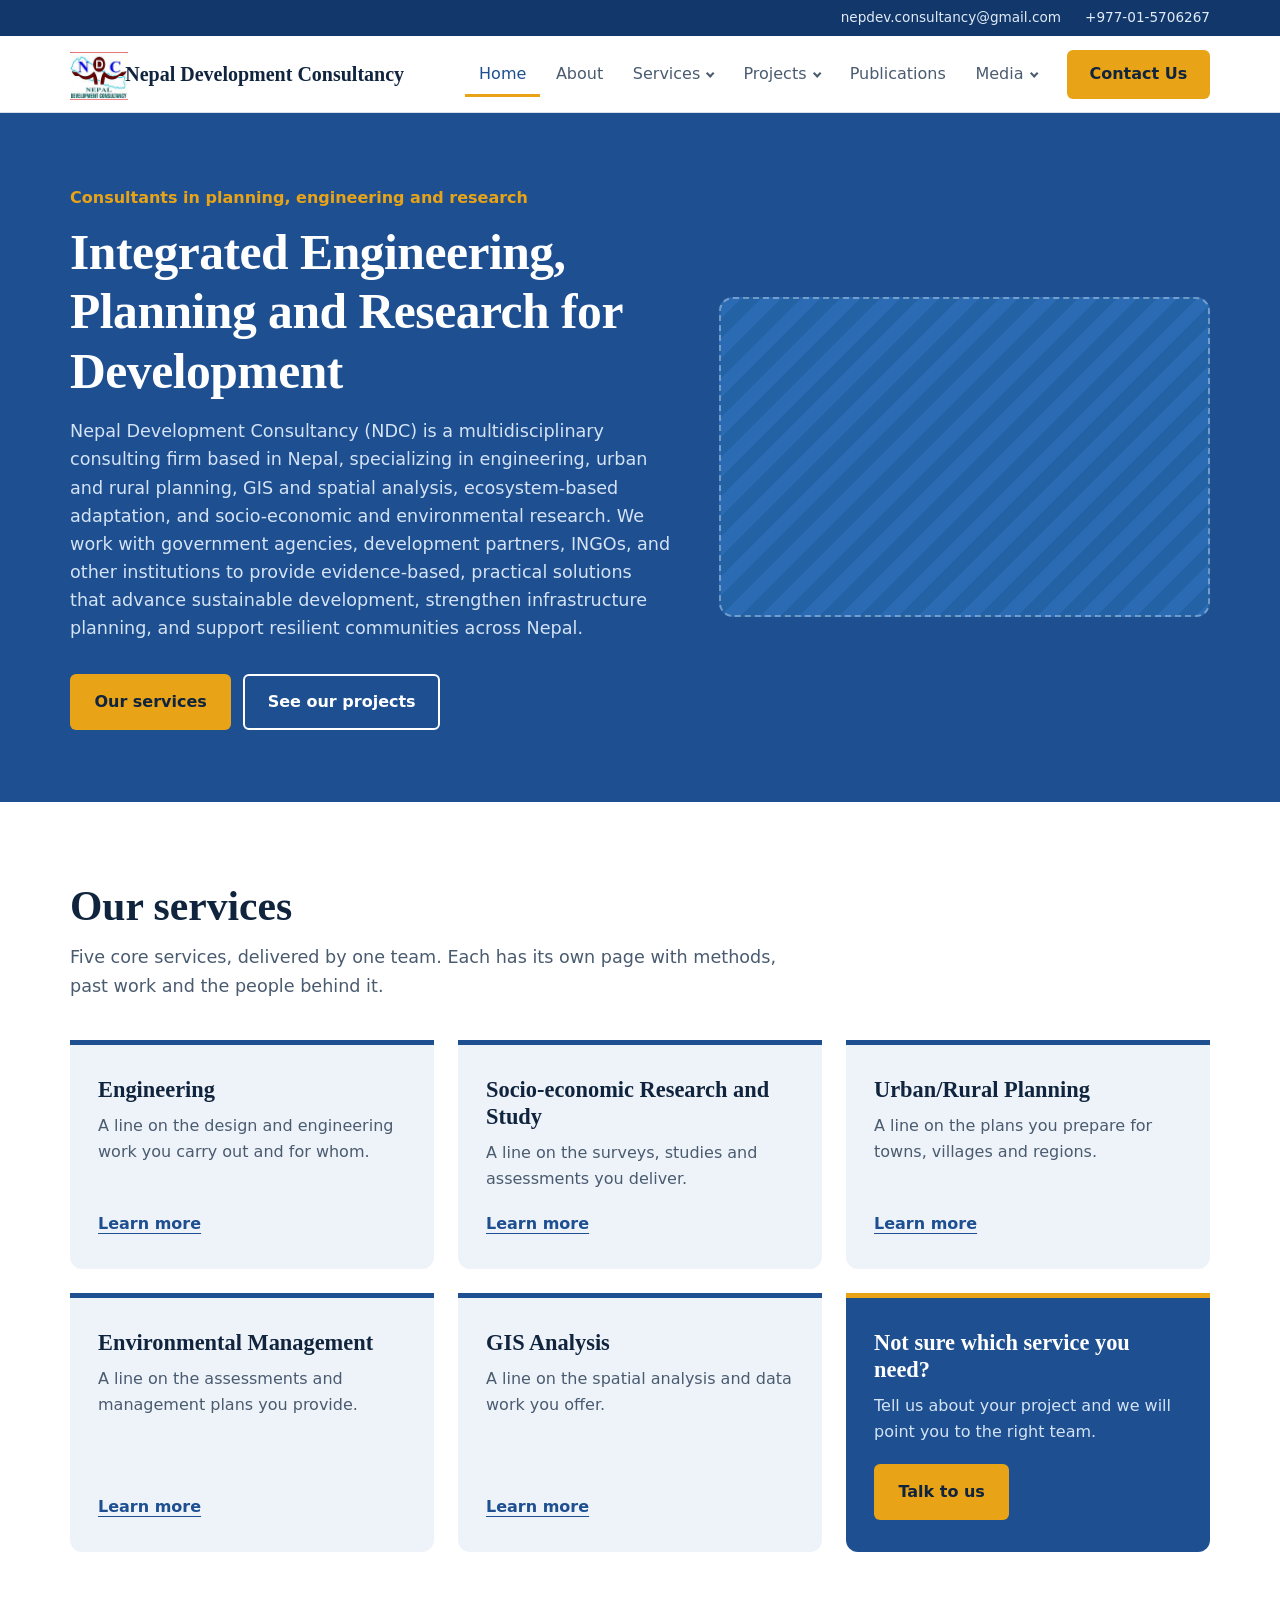
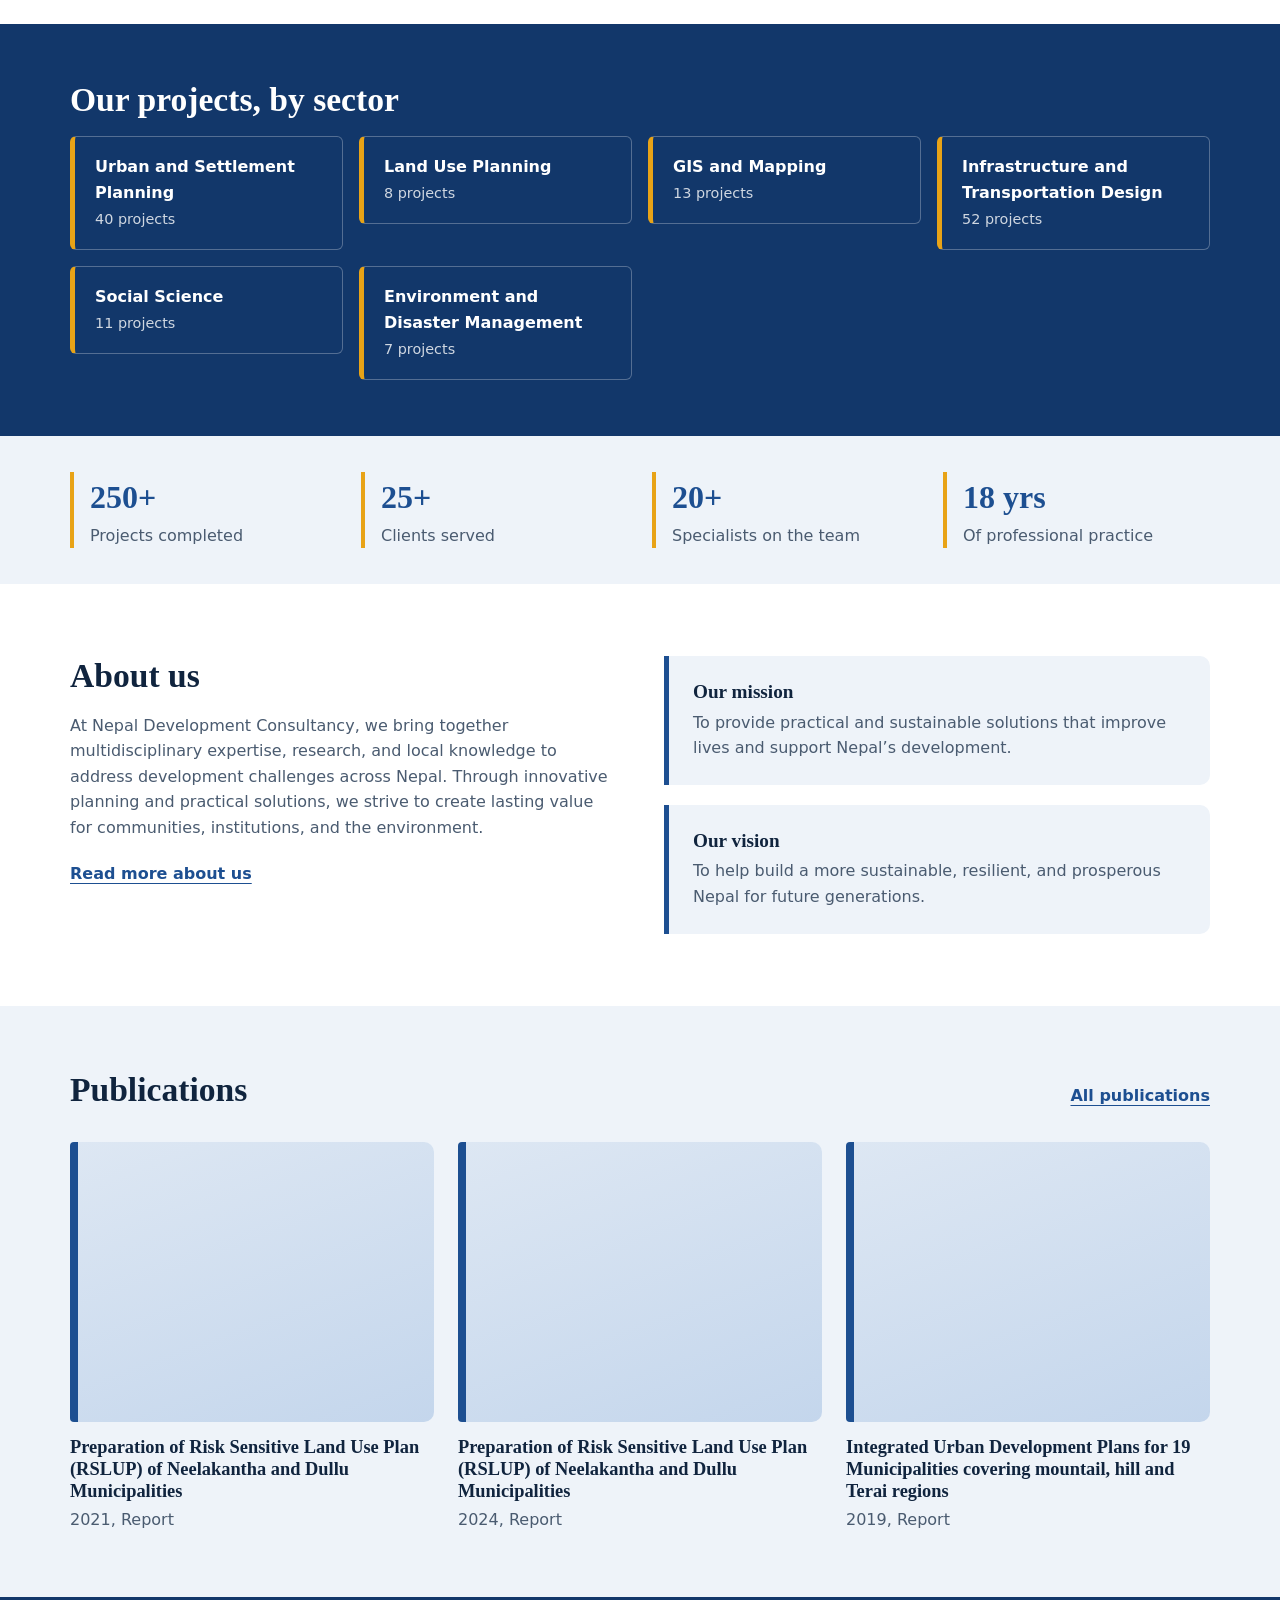
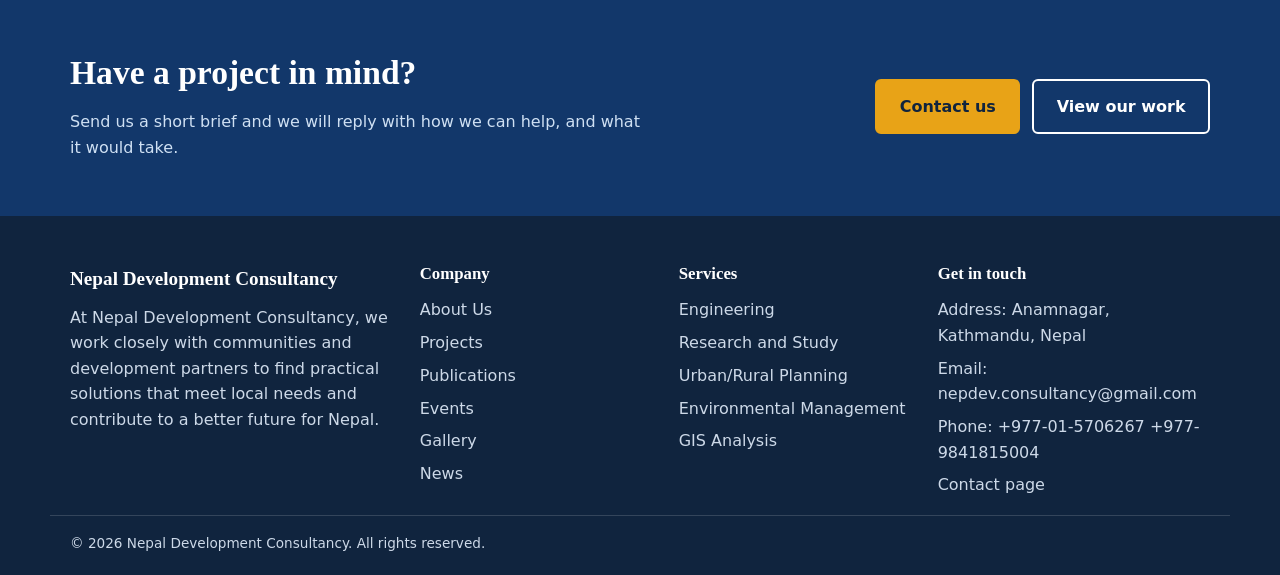
<file: index.html>
<!DOCTYPE html>
<html lang="en">
<head>
  <meta charset="UTF-8">
  <meta name="viewport" content="width=device-width, initial-scale=1">
  <title>Home | Nepal Development Consultancy</title>
  <link rel="stylesheet" href="styles.css">
</head>
<body>
  <a class="skip" href="#main">Skip to content</a>
  <div class="info-strip">
    <div class="container info-strip__inner">
      <a href="mailto:nepdev.consultancy@gmail.com">nepdev.consultancy@gmail.com</a>
      <a href="tel:+977-01-5706267">+977-01-5706267</a>
    </div>
  </div>
  <header class="topbar">
    <div class="container topbar__inner">
      <a class="brand" href="index.html">
        <span class="brand__logo" aria-hidden="true"><img src="assets/logo.jpg" alt="Your Company Name logo" style="height:48px; width:auto; max-width:200px; display:block;"></span>
        <span class="brand__name">Nepal Development Consultancy</span>
      </a>
      <input type="checkbox" id="nav-toggle" class="nav-toggle">
      <label for="nav-toggle" class="nav-burger" aria-label="Toggle menu"><span></span><span></span><span></span></label>
      <nav class="nav" aria-label="Main">
        <ul class="menu">
          <li><a class="active" href="index.html">Home</a></li>
          <li><a href="about.html">About</a></li>
          <li class="has-sub">
            <a href="services.html">Services</a>
            <ul class="sub">
              <li><a href="services.html#engineering">Engineering</a></li>
              <li><a href="services.html#research">Socio-economic Research and Study</a></li>
              <li><a href="services.html#planning">Urban/Rural Planning</a></li>
              <li><a href="services.html#environment">Environmental Management</a></li>
              <li><a href="services.html#gis-analysis">GIS Analysis</a></li>
            </ul>
          </li>
          <li class="has-sub">
            <a href="projects.html">Projects</a>
            <ul class="sub">
              <li><a href="projects.html#all">All projects</a></li>
              <li><a href="projects.html#urban-settlement-planning">Urban and Settlement Planning</a></li>
              <li><a href="projects.html#land-use-planning">Land Use Planning</a></li>
              <li><a href="projects.html#gis-mapping">GIS and Mapping</a></li>
              <li><a href="projects.html#transportation-design">Transportation Design</a></li>
              <li><a href="projects.html#social-science">Social Science</a></li>
              <li><a href="projects.html#disaster-management">Disaster Management</a></li>
            </ul>
          </li>
          <li><a href="publications.html">Publications</a></li>
          <li class="has-sub">
            <a href="events.html">Media</a>
            <ul class="sub">
              <li><a href="events.html">Events</a></li>
              <li><a href="gallery.html">Gallery</a></li>
              <li><a href="news.html">News</a></li>
            </ul>
          </li>
        </ul>
        <a class="btn btn--nav" href="contact.html">Contact Us</a>
      </nav>
    </div>
  </header>
  <main id="main">
  


    <!-- Hero -->
    <section class="hero">
      <div class="container hero__inner">
        <div class="hero__text">
          <p class="hero__tag">Consultants in planning, engineering and research</p>
          <h1>Integrated Engineering, Planning and Research for Development</h1>
          <p class="hero__lead">Nepal Development Consultancy (NDC) is a multidisciplinary consulting firm based in Nepal, specializing in engineering, urban and rural planning, GIS and spatial analysis, ecosystem-based adaptation, and socio-economic and environmental research. We work with government agencies, development partners, INGOs, and other institutions to provide evidence-based, practical solutions that advance sustainable development, strengthen infrastructure planning, and support resilient communities across Nepal.</p>
          <div class="hero__actions">
            <a class="btn btn--primary" href="services.html">Our services</a>
            <a class="btn btn--light" href="projects.html">See our projects</a>
          </div>
        </div>
        <div class="hero__media" role="img" aria-label="Photo placeholder">
          <span></span>
        </div>
      </div>
    </section>

    <!-- Services (main emphasis) -->
    <section class="services" id="services">
      <div class="container">
        <div class="services__head">
          <h2>Our services</h2>
          <p>Five core services, delivered by one team. Each has its own page with methods, past work and the people behind it.</p>
        </div>
        <div class="services__grid">
          <a class="service" href="services.html#engineering">
            <h3>Engineering</h3>
            <p>A line on the design and engineering work you carry out and for whom.</p>
            <span class="service__more">Learn more</span>
          </a>
          <a class="service" href="services.html#research">
            <h3>Socio-economic Research and Study</h3>
            <p>A line on the surveys, studies and assessments you deliver.</p>
            <span class="service__more">Learn more</span>
          </a>
          <a class="service" href="services.html#planning">
            <h3>Urban/Rural Planning</h3>
            <p>A line on the plans you prepare for towns, villages and regions.</p>
            <span class="service__more">Learn more</span>
          </a>
          <a class="service" href="services.html#environment">
            <h3>Environmental Management</h3>
            <p>A line on the assessments and management plans you provide.</p>
            <span class="service__more">Learn more</span>
          </a>
          <a class="service" href="services.html#gis-analysis">
            <h3>GIS Analysis</h3>
            <p>A line on the spatial analysis and data work you offer.</p>
            <span class="service__more">Learn more</span>
          </a>
          <div class="service service--cta">
            <h3>Not sure which service you need?</h3>
            <p>Tell us about your project and we will point you to the right team.</p>
            <a class="btn btn--primary" href="contact.html">Talk to us</a>
          </div>
        </div>
      </div>
    </section>

    <!-- Sectors -->
    <section class="sectors" id="sectors">
      <div class="container">
        <h2>Our projects, by sector</h2>
        <ul class="sectors__grid">
          <li><a href="projects.html#urban-settlement-planning">Urban and Settlement Planning<span>40 projects</span></a></li>
          <li><a href="projects.html#land-use-planning">Land Use Planning<span>8 projects</span></a></li>
          <li><a href="projects.html#gis-mapping">GIS and Mapping<span>13 projects</span></a></li>
          <li><a href="projects.html#infrastructure-design">Infrastructure and Transportation Design<span>52 projects</span></a></li>
          <li><a href="projects.html#social-science">Social Science<span>11 projects</span></a></li>
          <li><a href="projects.html#disaster-management">Environment and Disaster Management<span>7 projects</span></a></li>
        </ul>
      </div>
    </section>

    <!-- Numbers -->
    <section class="stats">
      <div class="container stats__grid">
        <div><strong>250+</strong><span>Projects completed</span></div>
        <div><strong>25+</strong><span>Clients served</span></div>
        <div><strong>20+</strong><span>Specialists on the team</span></div>
        <div><strong>18 yrs</strong><span>Of professional practice</span></div>
      </div>
    </section>

    <!-- Story -->
    <section class="story">
      <div class="container story__grid">
        <div>
          <h2>About us</h2>
          <p>At Nepal Development Consultancy, we bring together multidisciplinary expertise, research, and local knowledge to address development challenges across Nepal. Through innovative planning and practical solutions, we strive to create lasting value for communities, institutions, and the environment.</p>
          <a class="textlink" href="about.html">Read more about us</a>
        </div>
        <div class="story__cards">
          <article class="mv">
            <h3>Our mission</h3>
            <p>To provide practical and sustainable solutions that improve lives and support Nepal’s development.</p>
          </article>
          <article class="mv">
            <h3>Our vision</h3>
            <p>To help build a more sustainable, resilient, and prosperous Nepal for future generations.</p>
          </article>
        </div>
      </div>
    </section>

    <!-- Publications -->
    <section class="publications">
      <div class="container">
        <div class="section-head">
          <h2>Publications</h2>
          <a class="textlink" href="publications.html">All publications</a>
        </div>
        <div class="pub-grid">
          <a class="pub" href="publications.html">
            <div class="pub__cover"></div>
            <h3>Preparation of Risk Sensitive Land Use Plan (RSLUP) of Neelakantha and Dullu Municipalities</h3>
            <p>2021, Report</p>
          </a>
          <a class="pub" href="publications.html">
            <div class="pub__cover"></div>
            <h3>Preparation of Risk Sensitive Land Use Plan (RSLUP) of Neelakantha and Dullu Municipalities</h3>
            <p>2024, Report</p>
          </a>
          <a class="pub" href="publications.html">
            <div class="pub__cover"></div>
            <h3>Integrated Urban Development Plans for 19 Municipalities covering mountail, hill and Terai regions</h3>
            <p>2019, Report</p>
          </a>
        </div>
      </div>
    </section>

    <!-- Latest 
    <section class="latest">
      <div class="container">
        <div class="section-head">
          <h2>Latest from us</h2>
          <a class="textlink" href="news.html">All news and events</a>
        </div>
        <div class="latest__grid">
          <article class="post"><div class="post__img"></div><h3>News or event title</h3><p>Date, and a one-line summary.</p></article>
          <article class="post"><div class="post__img"></div><h3>News or event title</h3><p>Date, and a one-line summary.</p></article>
          <article class="post"><div class="post__img"></div><h3>News or event title</h3><p>Date, and a one-line summary.</p></article>
        </div>
      </div>
    </section>
  -->

    <!-- Call to action -->
    <section class="cta">
      <div class="container cta__inner">
        <div>
          <h2>Have a project in mind?</h2>
          <p>Send us a short brief and we will reply with how we can help, and what it would take.</p>
        </div>
        <div class="cta__actions">
          <a class="btn btn--primary" href="contact.html">Contact us</a>
          <a class="btn btn--light" href="projects.html">View our work</a>
        </div>
      </div>
    </section>
  
  </main>
  <footer class="footer">
    <div class="container footer__grid">
      <div>
        <strong class="footer__name">Nepal Development Consultancy</strong>
        <p>At Nepal Development Consultancy, we work closely with communities and development partners to find practical solutions that meet local needs and contribute to a better future for Nepal.</p>
      </div>
      <div>
        <h3>Company</h3>
        <ul>
          <li><a href="about.html">About Us</a></li>
          <li><a href="projects.html">Projects</a></li>
          <li><a href="publications.html">Publications</a></li>
          <li><a href="events.html">Events</a></li>
          <li><a href="gallery.html">Gallery</a></li>
          <li><a href="news.html">News</a></li>
        </ul>
      </div>
      <div>
        <h3>Services</h3>
        <ul>
          <li><a href="services.html#engineering">Engineering</a></li>
          <li><a href="services.html#research">Research and Study</a></li>
          <li><a href="services.html#planning">Urban/Rural Planning</a></li>
          <li><a href="services.html#environment">Environmental Management</a></li>
          <li><a href="services.html#gis-analysis">GIS Analysis</a></li>
        </ul>
      </div>
      <div>
        <h3>Get in touch</h3>
        <ul>
          <li>Address: Anamnagar, Kathmandu, Nepal</li>
          <li>Email: <a href="mailto:nepdev.consultancy@gmail.com">nepdev.consultancy@gmail.com</a></li>
          <li>Phone: <a href="tel:+977-01-5706267">+977-01-5706267</a> <a href="tel:+977-9841815004">+977-9841815004</a></li>
          <li><a href="contact.html">Contact page</a></li>
        </ul>
      </div>
    </div>
    <p class="footer__legal">&copy; 2026 Nepal Development Consultancy. All rights reserved.</p>
  </footer>
  <script src="main.js"></script>
</body>
</html>
</file>
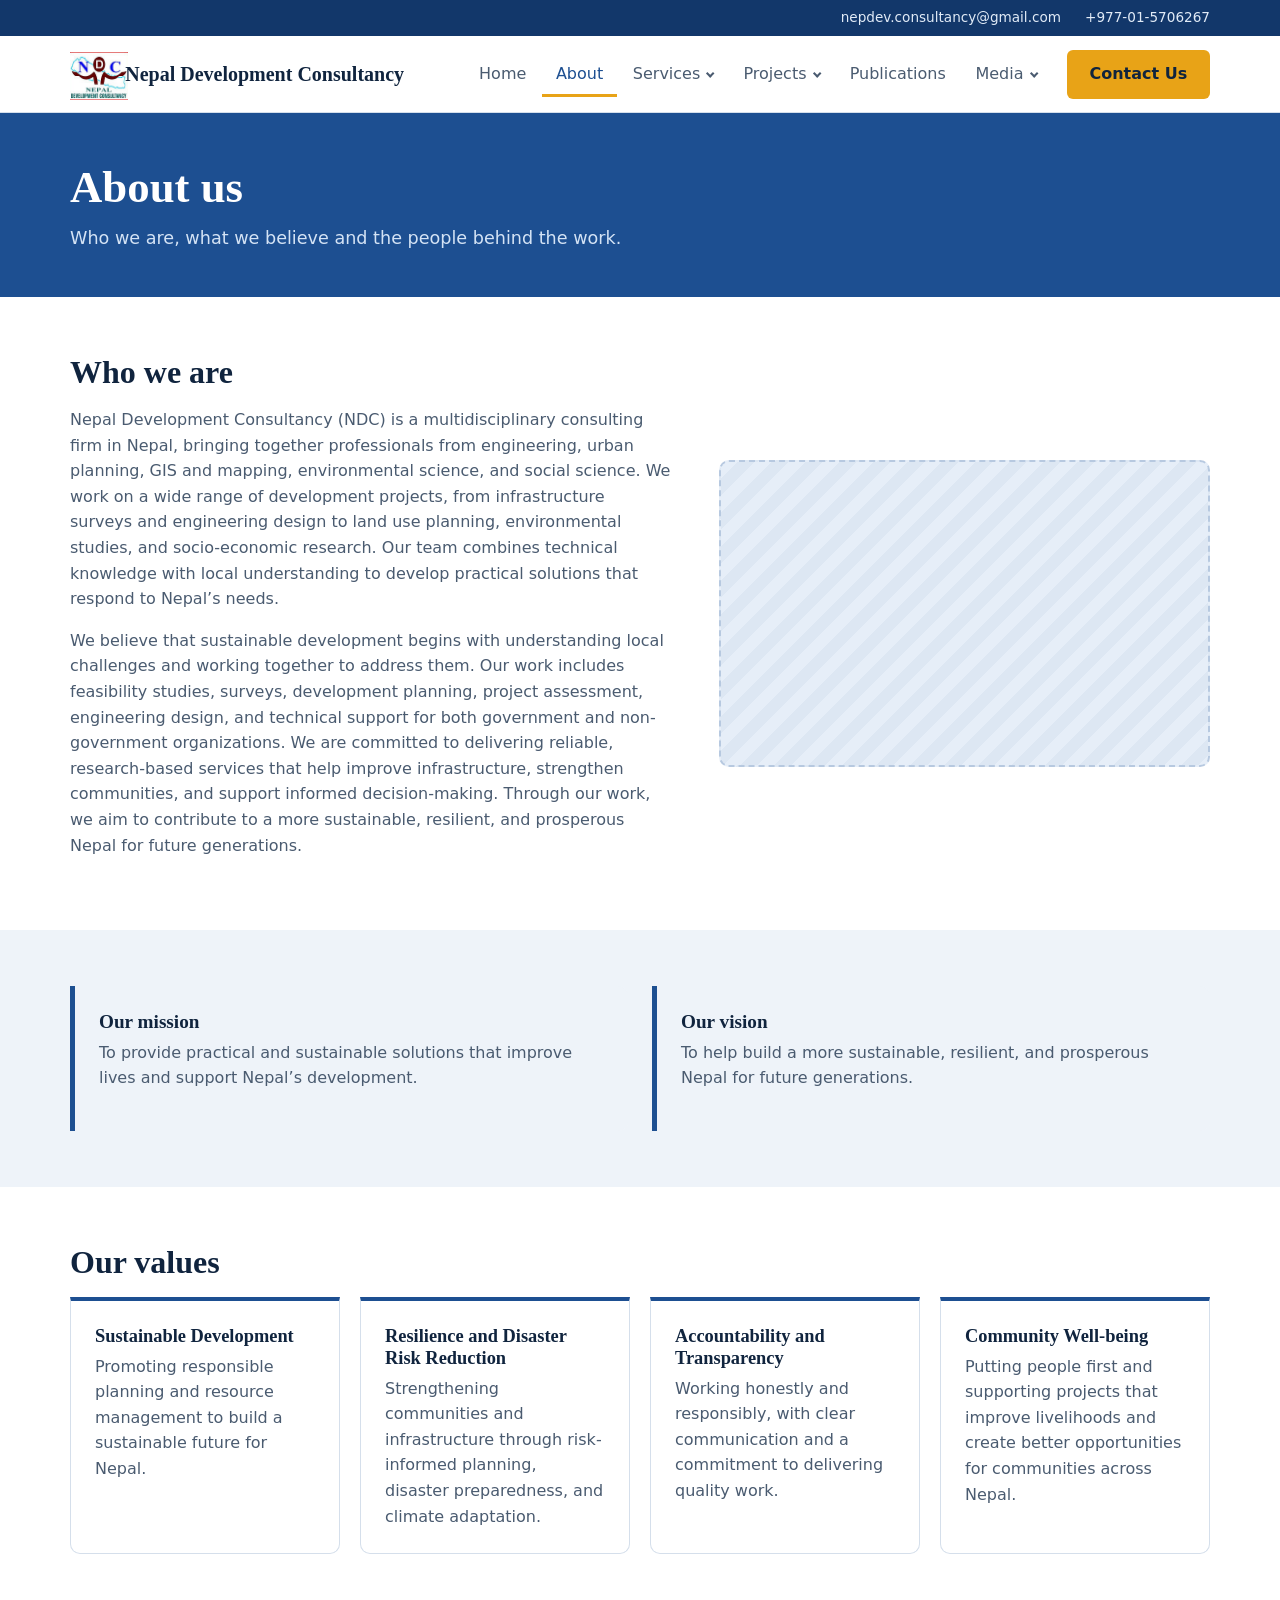
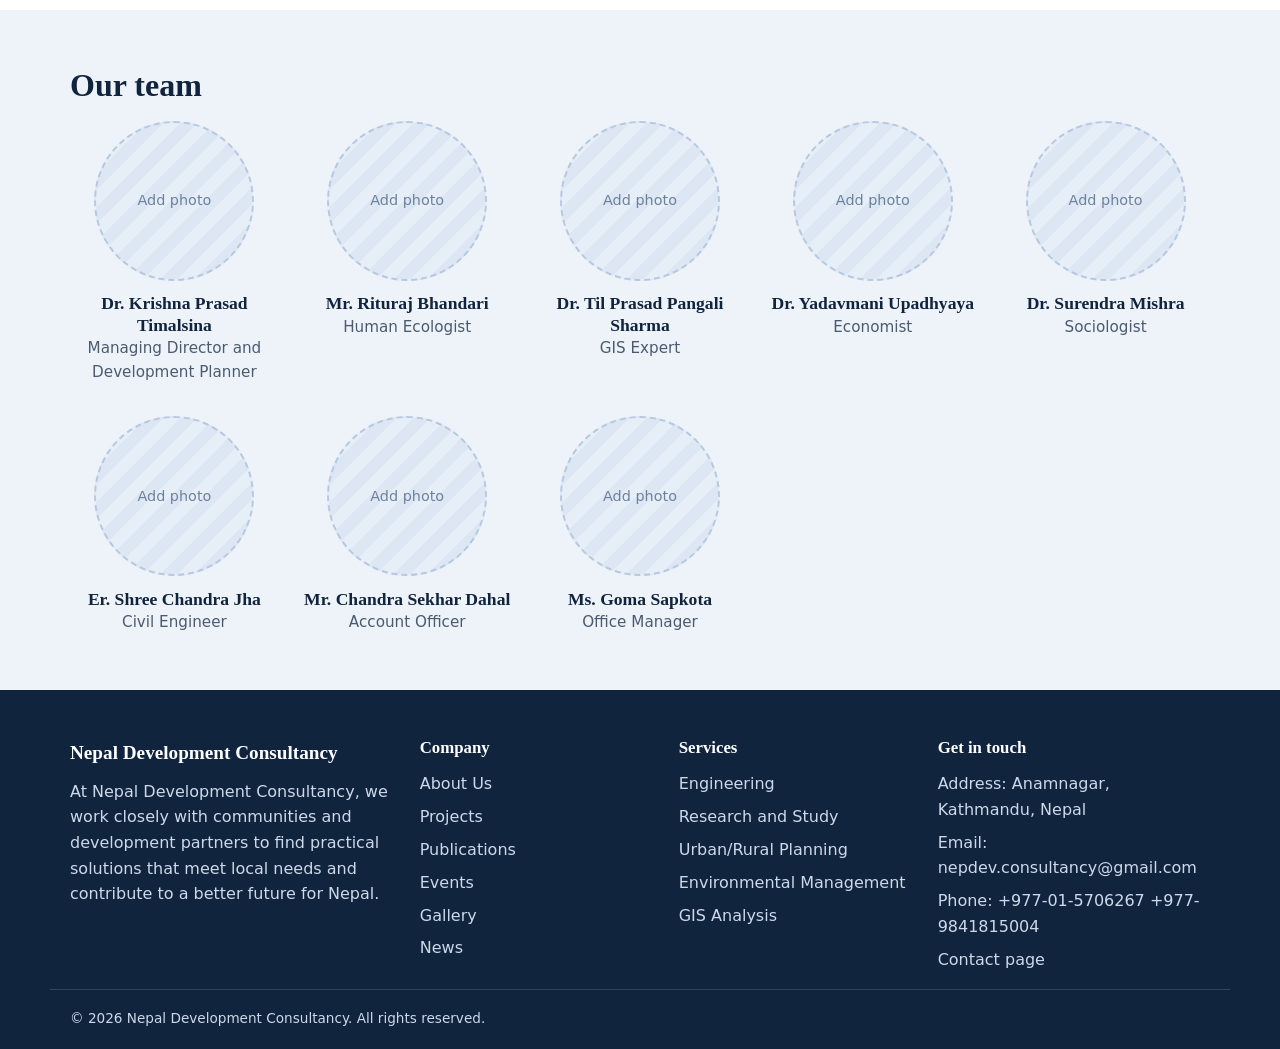
<file: about.html>
<!DOCTYPE html>
<html lang="en">
<head>
  <meta charset="UTF-8">
  <meta name="viewport" content="width=device-width, initial-scale=1">
  <title>About Us | Nepal Development Consultancy</title>
  <link rel="stylesheet" href="styles.css">
</head>
<body>
  <a class="skip" href="#main">Skip to content</a>
  <div class="info-strip">
    <div class="container info-strip__inner">
      <a href="mailto:nepdev.consultancy@gmail.com">nepdev.consultancy@gmail.com</a>
      <a href="tel:+977-01-5706267">+977-01-5706267</a>
    </div>
  </div>
  <header class="topbar">
    <div class="container topbar__inner">
      <a class="brand" href="index.html">
        <span class="brand__logo" aria-hidden="true"><img src="assets/logo.jpg" alt="Your Company Name logo" style="height:48px; width:auto; max-width:200px; display:block;"></span>
        <span class="brand__name">Nepal Development Consultancy</span>
      </a>
      <input type="checkbox" id="nav-toggle" class="nav-toggle">
      <label for="nav-toggle" class="nav-burger" aria-label="Toggle menu"><span></span><span></span><span></span></label>
      <nav class="nav" aria-label="Main">
        <ul class="menu">
          <li><a href="index.html">Home</a></li>
          <li><a class="active" href="about.html">About</a></li>
          <li class="has-sub">
            <a href="services.html">Services</a>
            <ul class="sub">
              <li><a href="services.html#engineering">Engineering</a></li>
              <li><a href="services.html#research">Socio-economic Research and Study</a></li>
              <li><a href="services.html#planning">Urban/Rural Planning</a></li>
              <li><a href="services.html#environment">Environmental Management</a></li>
              <li><a href="services.html#gis-analysis">GIS Analysis</a></li>
            </ul>
          </li>
          <li class="has-sub">
            <a href="projects.html">Projects</a>
            <ul class="sub">
              <li><a href="projects.html#all">All projects</a></li>
              <li><a href="projects.html#urban-settlement-planning">Urban and Settlement Planning</a></li>
              <li><a href="projects.html#land-use-planning">Land Use Planning</a></li>
              <li><a href="projects.html#gis-mapping">GIS and Mapping</a></li>
              <li><a href="projects.html#transportation-design">Transportation Design</a></li>
              <li><a href="projects.html#social-science">Social Science</a></li>
              <li><a href="projects.html#disaster-management">Disaster Management</a></li>
            </ul>
          </li>
          <li><a href="publications.html">Publications</a></li>
          <li class="has-sub">
            <a href="events.html">Media</a>
            <ul class="sub">
              <li><a href="events.html">Events</a></li>
              <li><a href="gallery.html">Gallery</a></li>
              <li><a href="news.html">News</a></li>
            </ul>
          </li>
        </ul>
        <a class="btn btn--nav" href="contact.html">Contact Us</a>
      </nav>
    </div>
  </header>
  <main id="main">
  <section class="page-hero"><div class="container"><h1>About us</h1><p>Who we are, what we believe and the people behind the work.</p></div></section>

<section class="section"><div class="container two-col">
  <div><h2>Who we are</h2>
    <p>Nepal Development Consultancy (NDC) is a multidisciplinary consulting firm in Nepal, bringing together professionals from engineering, urban planning, GIS and mapping, environmental science, and social science. We work on a wide range of development projects, from infrastructure surveys and engineering design to land use planning, environmental studies, and socio-economic research. Our team combines technical knowledge with local understanding to develop practical solutions that respond to Nepal’s needs.</p>
    <p>We believe that sustainable development begins with understanding local challenges and working together to address them. Our work includes feasibility studies, surveys, development planning, project assessment, engineering design, and technical support for both government and non-government organizations. We are committed to delivering reliable, research-based services that help improve infrastructure, strengthen communities, and support informed decision-making. Through our work, we aim to contribute to a more sustainable, resilient, and prosperous Nepal for future generations.</p></div>
  <div class="photo photo--wide"><span></span></div>
</div></section>
<section class="section section--alt"><div class="container cards-2">
  <article class="mv"><h3>Our mission</h3><p>To provide practical and sustainable solutions that improve lives and support Nepal’s development.</p></article>
  <article class="mv"><h3>Our vision</h3><p>To help build a more sustainable, resilient, and prosperous Nepal for future generations.</p></article>
</div></section>
<section class="section"><div class="container"><h2>Our values</h2>
  <div class="cards-4">
    <article class="card"><h3>Sustainable Development</h3><p>Promoting responsible planning and resource management to build a sustainable future for Nepal.</p></article>
    <article class="card"><h3>Resilience and Disaster Risk Reduction</h3><p>Strengthening communities and infrastructure through risk-informed planning, disaster preparedness, and climate adaptation.</p></article>
    <article class="card"><h3>Accountability and Transparency</h3><p>Working honestly and responsibly, with clear communication and a commitment to delivering quality work.</p></article>
    <article class="card"><h3>Community Well-being</h3><p>Putting people first and supporting projects that improve livelihoods and create better opportunities for communities across Nepal.</p></article>
  </div></div></section>
<section class="section section--alt" id="team"><div class="container"><h2>Our team</h2>
  <div class="team"><div class="member"><div class="photo photo--round"><span>Add photo</span></div><h3>Dr. Krishna Prasad Timalsina</h3><p>Managing Director and Development Planner</p></div>
                    <div class="member"><div class="photo photo--round"><span>Add photo</span></div><h3>Mr. Rituraj Bhandari</h3><p>Human Ecologist</p></div>
                    <div class="member"><div class="photo photo--round"><span>Add photo</span></div><h3>Dr. Til Prasad Pangali Sharma</h3><p>GIS Expert</p></div>
                    <div class="member"><div class="photo photo--round"><span>Add photo</span></div><h3>Dr. Yadavmani Upadhyaya</h3><p>Economist</p></div>
                    <div class="member"><div class="photo photo--round"><span>Add photo</span></div><h3>Dr. Surendra Mishra</h3><p>Sociologist</p></div>
                    <div class="member"><div class="photo photo--round"><span>Add photo</span></div><h3>Er. Shree Chandra Jha</h3><p>Civil Engineer</p></div>
                    <div class="member"><div class="photo photo--round"><span>Add photo</span></div><h3>Mr. Chandra Sekhar Dahal</h3><p>Account Officer</p></div>
                    <div class="member"><div class="photo photo--round"><span>Add photo</span></div><h3>Ms. Goma Sapkota</h3><p>Office Manager</p></div>
  </div>
</div></section>
  </main>
  <footer class="footer">
    <div class="container footer__grid">
      <div>
        <strong class="footer__name">Nepal Development Consultancy</strong>
        <p>At Nepal Development Consultancy, we work closely with communities and development partners to find practical solutions that meet local needs and contribute to a better future for Nepal.</p>
      </div>
      <div>
        <h3>Company</h3>
        <ul>
          <li><a href="about.html">About Us</a></li>
          <li><a href="projects.html">Projects</a></li>
          <li><a href="publications.html">Publications</a></li>
          <li><a href="events.html">Events</a></li>
          <li><a href="gallery.html">Gallery</a></li>
          <li><a href="news.html">News</a></li>
        </ul>
      </div>
      <div>
        <h3>Services</h3>
        <ul>
          <li><a href="services.html#engineering">Engineering</a></li>
          <li><a href="services.html#research">Research and Study</a></li>
          <li><a href="services.html#planning">Urban/Rural Planning</a></li>
          <li><a href="services.html#environment">Environmental Management</a></li>
          <li><a href="services.html#gis-analysis">GIS Analysis</a></li>
        </ul>
      </div>
      <div>
        <h3>Get in touch</h3>
        <ul>
          <li>Address: Anamnagar, Kathmandu, Nepal</li>
          <li>Email: <a href="mailto:nepdev.consultancy@gmail.com">nepdev.consultancy@gmail.com</a></li>
          <li>Phone: <a href="tel:+977-01-5706267">+977-01-5706267</a> <a href="tel:+977-9841815004">+977-9841815004</a></li>
          <li><a href="contact.html">Contact page</a></li>
        </ul>
      </div>
    </div>
    <p class="footer__legal">&copy; 2026 Nepal Development Consultancy. All rights reserved.</p>
  </footer>
  <script src="main.js"></script>
</body>
</html>
</file>
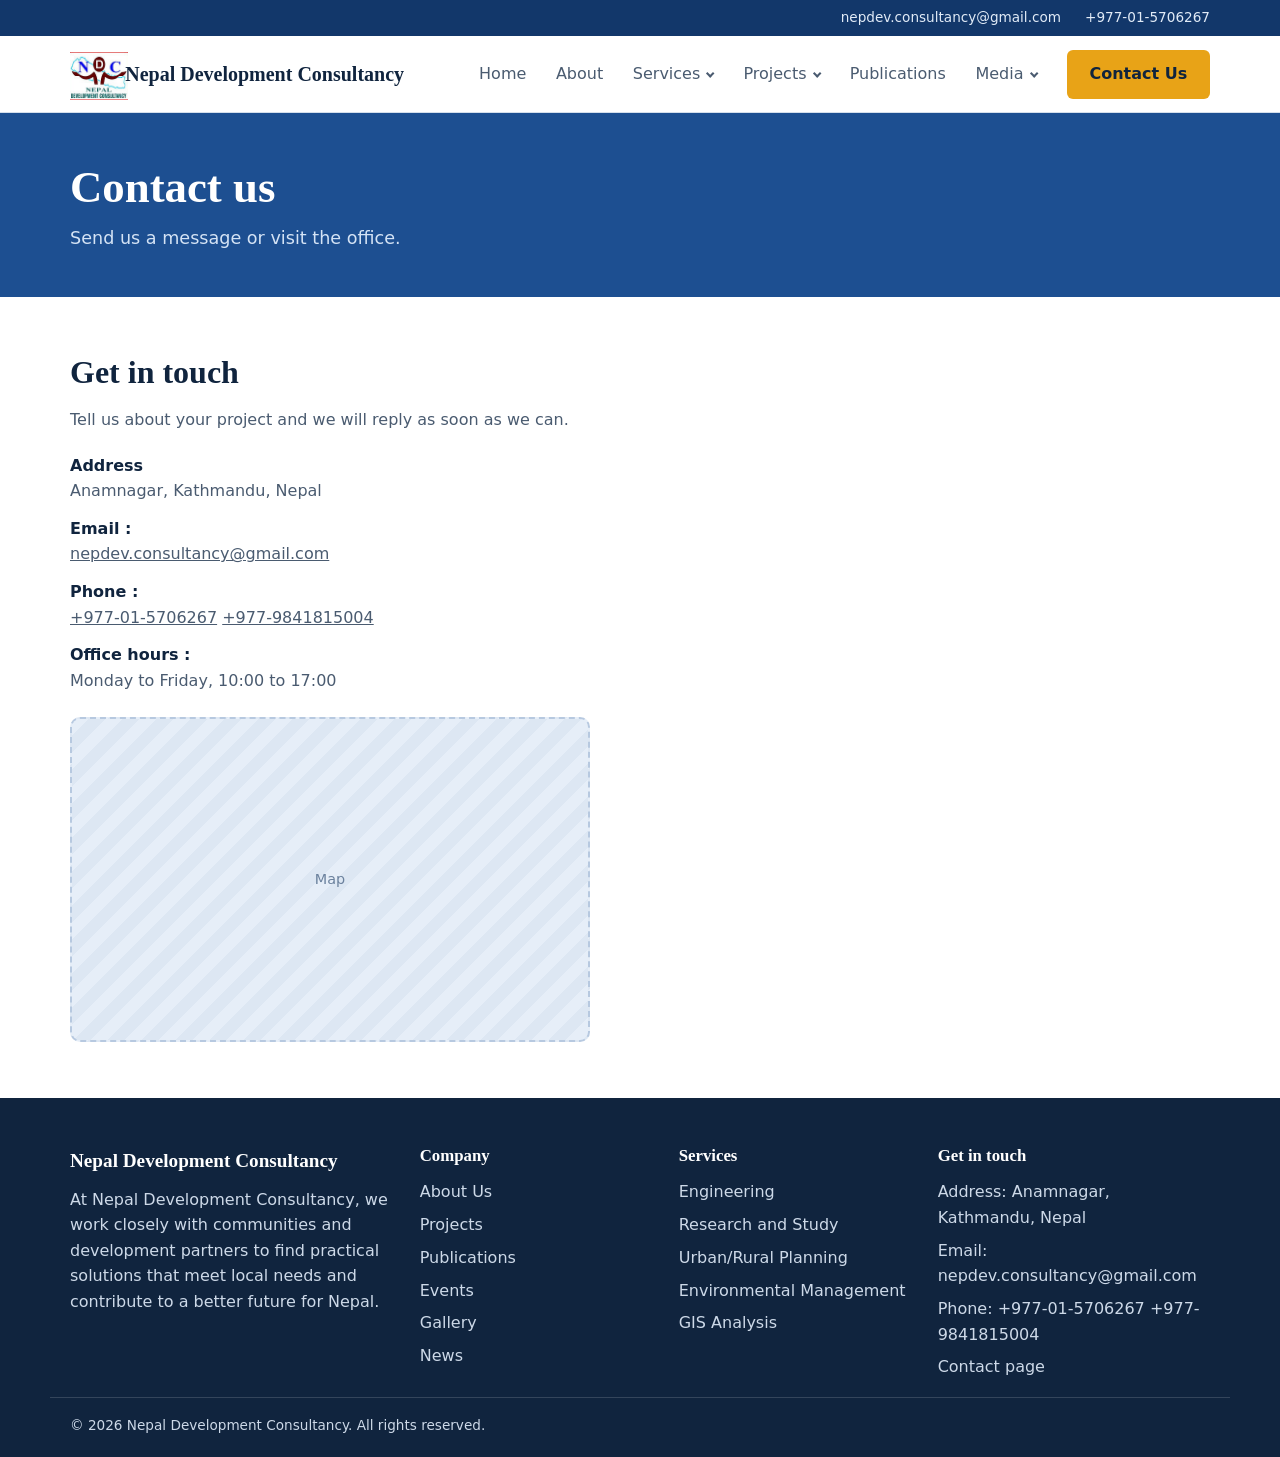
<file: contact.html>
<!DOCTYPE html>
<html lang="en">
<head>
  <meta charset="UTF-8">
  <meta name="viewport" content="width=device-width, initial-scale=1">
  <title>Contact Us | Nepal Development Consultancy</title>
  <link rel="stylesheet" href="styles.css">
</head>
<body>
  <div class="info-strip">
    <div class="container info-strip__inner">
      <a href="mailto:nepdev.consultancy@gmail.com">nepdev.consultancy@gmail.com</a>
      <a href="tel:+977-01-5706267">+977-01-5706267</a>
    </div>
  </div>
  <header class="topbar">
    <div class="container topbar__inner">
      <a class="brand" href="index.html">
        <span class="brand__logo" aria-hidden="true"><img src="assets/logo.jpg" alt="Your Company Name logo" style="height:48px; width:auto; max-width:200px; display:block;"></span>
        <span class="brand__name">Nepal Development Consultancy</span>
      </a>
      <input type="checkbox" id="nav-toggle" class="nav-toggle">
      <label for="nav-toggle" class="nav-burger" aria-label="Toggle menu"><span></span><span></span><span></span></label>
      <nav class="nav" aria-label="Main">
        <ul class="menu">
          <li><a href="index.html">Home</a></li>
          <li><a href="about.html">About</a></li>
          <li class="has-sub">
            <a href="services.html">Services</a>
            <ul class="sub">
              <li><a href="services.html#engineering">Engineering</a></li>
              <li><a href="services.html#research">Socio-economic Research and Study</a></li>
              <li><a href="services.html#planning">Urban/Rural Planning</a></li>
              <li><a href="services.html#environment">Environmental Management</a></li>
              <li><a href="services.html#gis-analysis">GIS Analysis</a></li>
            </ul>
          </li>
          <li class="has-sub">
            <a href="projects.html">Projects</a>
            <ul class="sub">
              <li><a href="projects.html#all">All projects</a></li>
              <li><a href="projects.html#urban-settlement-planning">Urban and Settlement Planning</a></li>
              <li><a href="projects.html#land-use-planning">Land Use Planning</a></li>
              <li><a href="projects.html#gis-mapping">GIS and Mapping</a></li>
              <li><a href="projects.html#transportation-design">Transportation Design</a></li>
              <li><a href="projects.html#social-science">Social Science</a></li>
              <li><a href="projects.html#disaster-management">Disaster Management</a></li>
            </ul>
          </li>
          <li><a href="publications.html">Publications</a></li>
          <li class="has-sub">
            <a href="events.html">Media</a>
            <ul class="sub">
              <li><a href="events.html">Events</a></li>
              <li><a href="gallery.html">Gallery</a></li>
              <li><a href="news.html">News</a></li>
            </ul>
          </li>
        </ul>
        <a class="btn btn--nav" href="contact.html">Contact Us</a>
      </nav>
    </div>
  </header>
  <main id="main">
  <section class="page-hero"><div class="container"><h1>Contact us</h1><p>Send us a message or visit the office.</p></div></section>

<section class="section"><div class="container contact-grid">
  <div>
    <h2>Get in touch</h2>
    <p>Tell us about your project and we will reply as soon as we can.</p>
    <dl class="details">
      <dt>Address</dt><dd>Anamnagar, Kathmandu, Nepal</dd>
      <dt>Email : </dt><dd><a href="mailto:nepdev.consultancy@gmail.com">nepdev.consultancy@gmail.com</a></dd>
      <dt>Phone : </dt><dd><a href="tel:+977-01-5706267">+977-01-5706267</a> <a href="tel:+977-9841815004">+977-9841815004</a></dd>
      <dt>Office hours : </dt><dd>Monday to Friday, 10:00 to 17:00</dd>
    </dl>
    <div class="photo photo--wide"><span>Map</span></div>
    <!-- To show a real map, replace the photo space with your Google Maps embed (<iframe>). -->
  </div>
  <!-- This form needs a service to receive messages (for example Formspree or your own server).
       Put its address in the action attribute below. -->
  <!--<form class="form" action="#" method="post">
    <label>Full name<input type="text" name="name" required></label>
    <label>Email<input type="email" name="email" required></label>
    <label>Phone<input type="tel" name="phone"></label>
    <label>Subject<select name="subject">
      <option>General enquiry</option><option>Engineering</option><option>Socio-economic Research and Study</option>
      <option>Urban/Rural Planning</option><option>Environmental Management</option><option>GIS Analysis</option>
    </select></label>
    <label>Message<textarea name="message" rows="6" required></textarea></label>
    <button class="btn btn--primary" type="submit">Send message</button>
  </form> -->
</div></section>
  </main>
  <footer class="footer">
    <div class="container footer__grid">
      <div>
        <strong class="footer__name">Nepal Development Consultancy</strong>
        <p>At Nepal Development Consultancy, we work closely with communities and development partners to find practical solutions that meet local needs and contribute to a better future for Nepal.</p>
      </div>
      <div>
        <h3>Company</h3>
        <ul>
          <li><a href="about.html">About Us</a></li>
          <li><a href="projects.html">Projects</a></li>
          <li><a href="publications.html">Publications</a></li>
          <li><a href="events.html">Events</a></li>
          <li><a href="gallery.html">Gallery</a></li>
          <li><a href="news.html">News</a></li>
        </ul>
      </div>
      <div>
        <h3>Services</h3>
        <ul>
          <li><a href="services.html#engineering">Engineering</a></li>
          <li><a href="services.html#research">Research and Study</a></li>
          <li><a href="services.html#planning">Urban/Rural Planning</a></li>
          <li><a href="services.html#environment">Environmental Management</a></li>
          <li><a href="services.html#gis-analysis">GIS Analysis</a></li>
        </ul>
      </div>
      <div>
        <h3>Get in touch</h3>
        <ul>
          <li>Address: Anamnagar, Kathmandu, Nepal</li>
          <li>Email: <a href="mailto:nepdev.consultancy@gmail.com">nepdev.consultancy@gmail.com</a></li>
          <li>Phone: <a href="tel:+977-01-5706267">+977-01-5706267</a> <a href="tel:+977-9841815004">+977-9841815004</a></li>
          <li><a href="contact.html">Contact page</a></li>
        </ul>
      </div>
    </div>
    <p class="footer__legal">&copy; 2026 Nepal Development Consultancy. All rights reserved.</p>
  </footer>
  <script src="main.js"></script>
</body>
</html>
</file>
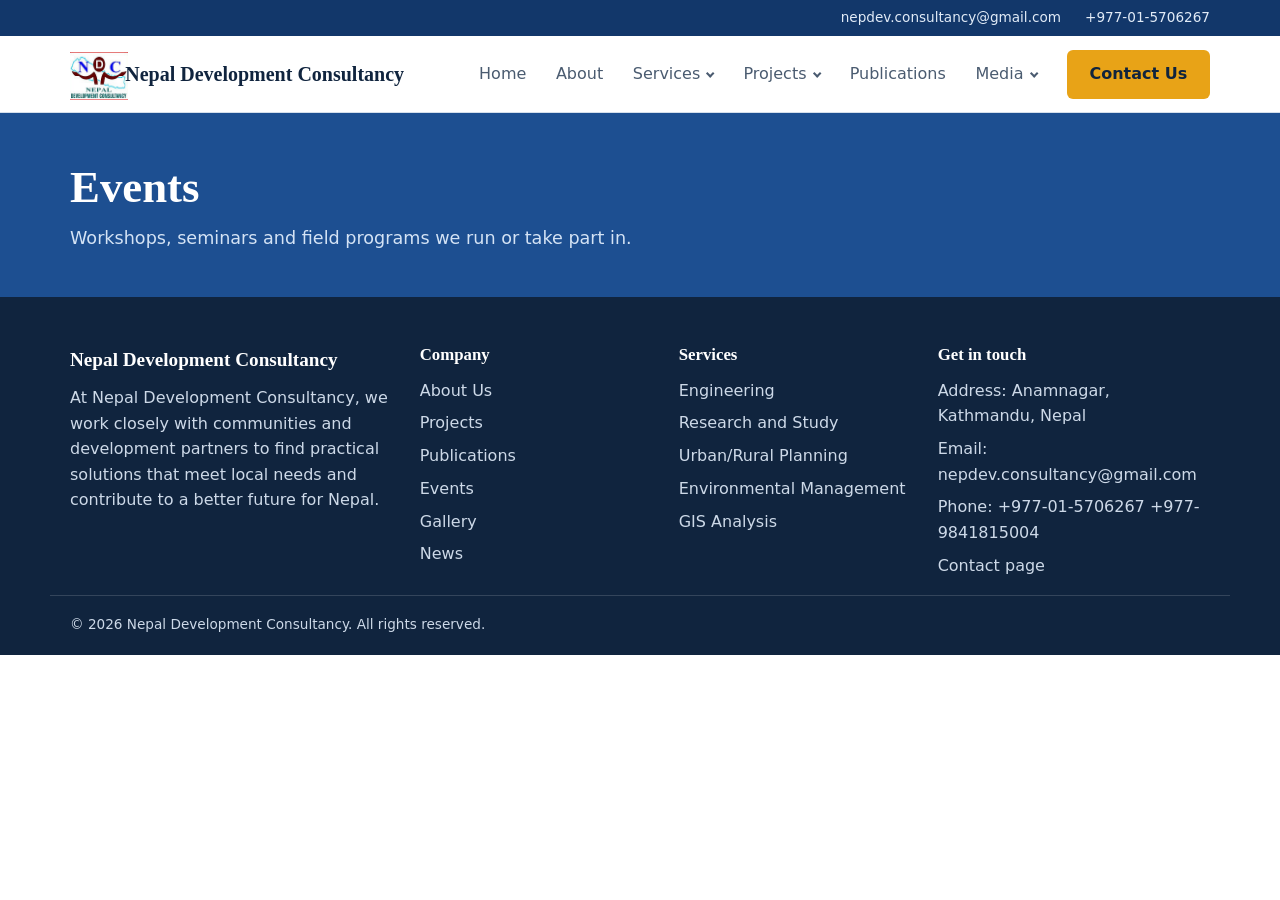
<file: events.html>
<!DOCTYPE html>
<html lang="en">
<head>
  <meta charset="UTF-8">
  <meta name="viewport" content="width=device-width, initial-scale=1">
  <title>Events | Nepal Development Consultancy</title>
  <link rel="stylesheet" href="styles.css">
</head>
<body>
  <a class="skip" href="#main">Skip to content</a>
  <div class="info-strip">
    <div class="container info-strip__inner">
      <a href="mailto:nepdev.consultancy@gmail.com">nepdev.consultancy@gmail.com</a>
      <a href="tel:+977-01-5706267">+977-01-5706267</a>
    </div>
  </div>
  <header class="topbar">
    <div class="container topbar__inner">
      <a class="brand" href="index.html">
        <span class="brand__logo" aria-hidden="true"><img src="assets/logo.jpg" alt="Your Company Name logo" style="height:48px; width:auto; max-width:200px; display:block;"></span>
        <span class="brand__name">Nepal Development Consultancy</span>
      </a>
      <input type="checkbox" id="nav-toggle" class="nav-toggle">
      <label for="nav-toggle" class="nav-burger" aria-label="Toggle menu"><span></span><span></span><span></span></label>
      <nav class="nav" aria-label="Main">
        <ul class="menu">
          <li><a href="index.html">Home</a></li>
          <li><a href="about.html">About</a></li>
          <li class="has-sub">
            <a href="services.html">Services</a>
            <ul class="sub">
              <li><a href="services.html#engineering">Engineering</a></li>
              <li><a href="services.html#research">Socio-economic Research and Study</a></li>
              <li><a href="services.html#planning">Urban/Rural Planning</a></li>
              <li><a href="services.html#environment">Environmental Management</a></li>
              <li><a href="services.html#gis-analysis">GIS Analysis</a></li>
            </ul>
          </li>
          <li class="has-sub">
            <a href="projects.html">Projects</a>
            <ul class="sub">
              <li><a href="projects.html#all">All projects</a></li>
              <li><a href="projects.html#urban-settlement-planning">Urban and Settlement Planning</a></li>
              <li><a href="projects.html#land-use-planning">Land Use Planning</a></li>
              <li><a href="projects.html#gis-mapping">GIS and Mapping</a></li>
              <li><a href="projects.html#transportation-design">Transportation Design</a></li>
              <li><a href="projects.html#social-science">Social Science</a></li>
              <li><a href="projects.html#disaster-management">Disaster Management</a></li>
            </ul>
          </li>
          <li><a href="publications.html">Publications</a></li>
          <li class="has-sub">
            <a href="events.html">Media</a>
            <ul class="sub">
              <li><a  class="active", href="events.html">Events</a></li>
              <li><a href="gallery.html">Gallery</a></li>
              <li><a href="news.html">News</a></li>
            </ul>
          </li>
        </ul>
        <a class="btn btn--nav" href="contact.html">Contact Us</a>
      </nav>
    </div>
  </header>
  <main id="main">
  <section class="page-hero"><div class="container"><h1>Events</h1><p>Workshops, seminars and field programs we run or take part in.</p></div></section>


  <!--
<section class="section"><div class="container">
  <h2>Upcoming events</h2>
  <div class="event-list">
    <article class="event"><div class="date"><strong>00</strong><span>Month</span></div>
      <div><span class="tag">Upcoming</span><h3>Event title</h3><p class="meta">Venue &middot; Time</p><p>A short description of the event.</p></div>
      <div class="photo photo--wide"><span>Add photo</span></div></article></div>
  <h2 class="gap-top">Past events</h2>
  <div class="event-list">
    <article class="event"><div class="date"><strong>00</strong><span>Month</span></div>
      <div><span class="tag">Past</span><h3>Event title</h3><p class="meta">Venue &middot; Time</p><p>A short description of the event.</p></div>
      <div class="photo photo--wide"><span>Add photo</span></div></article>
    <article class="event"><div class="date"><strong>00</strong><span>Month</span></div>
      <div><span class="tag">Past</span><h3>Event title</h3><p class="meta">Venue &middot; Time</p><p>A short description of the event.</p></div>
      <div class="photo photo--wide"><span>Add photo</span></div></article></div>
</div></section>
-->
  </main>
  <footer class="footer">
    <div class="container footer__grid">
      <div>
        <strong class="footer__name">Nepal Development Consultancy</strong>
        <p>At Nepal Development Consultancy, we work closely with communities and development partners to find practical solutions that meet local needs and contribute to a better future for Nepal.</p>
      </div>
      <div>
        <h3>Company</h3>
        <ul>
          <li><a href="about.html">About Us</a></li>
          <li><a href="projects.html">Projects</a></li>
          <li><a href="publications.html">Publications</a></li>
          <li><a href="events.html">Events</a></li>
          <li><a href="gallery.html">Gallery</a></li>
          <li><a href="news.html">News</a></li>
        </ul>
      </div>
      <div>
        <h3>Services</h3>
        <ul>
          <li><a href="services.html#engineering">Engineering</a></li>
          <li><a href="services.html#research">Research and Study</a></li>
          <li><a href="services.html#planning">Urban/Rural Planning</a></li>
          <li><a href="services.html#environment">Environmental Management</a></li>
          <li><a href="services.html#gis-analysis">GIS Analysis</a></li>
        </ul>
      </div>
      <div>
        <h3>Get in touch</h3>
        <ul>
          <li>Address: Anamnagar, Kathmandu, Nepal</li>
          <li>Email: <a href="mailto:nepdev.consultancy@gmail.com">nepdev.consultancy@gmail.com</a></li>
          <li>Phone: <a href="tel:+977-01-5706267">+977-01-5706267</a> <a href="tel:+977-9841815004">+977-9841815004</a></li>
          <li><a href="contact.html">Contact page</a></li>
        </ul>
      </div>
    </div>
    <p class="footer__legal">&copy; 2026 Nepal Development Consultancy. All rights reserved.</p>
  </footer>
  <script src="main.js"></script>
</body>
</html>
</file>
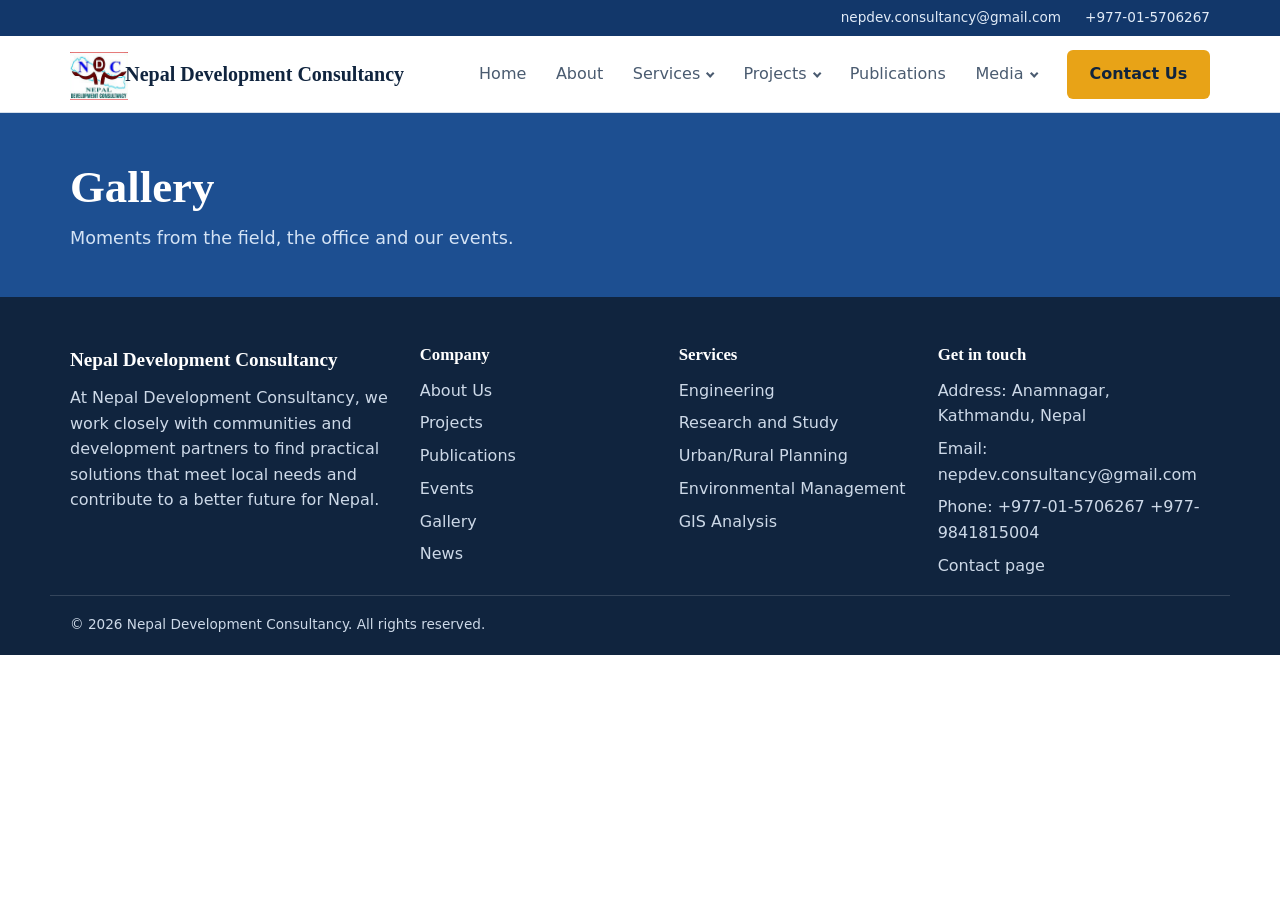
<file: gallery.html>
<!DOCTYPE html>
<html lang="en">
<head>
  <meta charset="UTF-8">
  <meta name="viewport" content="width=device-width, initial-scale=1">
  <title>Gallery | Nepal Development Consultancy</title>
  <link rel="stylesheet" href="styles.css">
</head>
<body>
  <a class="skip" href="#main">Skip to content</a>
  <div class="info-strip">
    <div class="container info-strip__inner">
      <a href="mailto:nepdev.consultancy@gmail.com">nepdev.consultancy@gmail.com</a>
      <a href="tel:+977-01-5706267">+977-01-5706267</a>
    </div>
  </div>
  <header class="topbar">
    <div class="container topbar__inner">
      <a class="brand" href="index.html">
        <span class="brand__logo" aria-hidden="true"><img src="assets/logo.jpg" alt="Your Company Name logo" style="height:48px; width:auto; max-width:200px; display:block;"></span>
        <span class="brand__name">Nepal Development Consultancy</span>
      </a>
      <input type="checkbox" id="nav-toggle" class="nav-toggle">
      <label for="nav-toggle" class="nav-burger" aria-label="Toggle menu"><span></span><span></span><span></span></label>
      <nav class="nav" aria-label="Main">
        <ul class="menu">
          <li><a href="index.html">Home</a></li>
          <li><a href="about.html">About</a></li>
          <li class="has-sub">
            <a href="services.html">Services</a>
            <ul class="sub">
              <li><a href="services.html#engineering">Engineering</a></li>
              <li><a href="services.html#research">Socio-economic Research and Study</a></li>
              <li><a href="services.html#planning">Urban/Rural Planning</a></li>
              <li><a href="services.html#environment">Environmental Management</a></li>
              <li><a href="services.html#gis-analysis">GIS Analysis</a></li>
            </ul>
          </li>
          <li class="has-sub">
            <a href="projects.html">Projects</a>
            <ul class="sub">
              <li><a href="projects.html#all">All projects</a></li>
              <li><a href="projects.html#urban-settlement-planning">Urban and Settlement Planning</a></li>
              <li><a href="projects.html#land-use-planning">Land Use Planning</a></li>
              <li><a href="projects.html#gis-mapping">GIS and Mapping</a></li>
              <li><a href="projects.html#transportation-design">Transportation Design</a></li>
              <li><a href="projects.html#social-science">Social Science</a></li>
              <li><a href="projects.html#disaster-management">Disaster Management</a></li>
            </ul>
          </li>
          <li><a href="publications.html">Publications</a></li>
          <li class="has-sub">
            <a href="events.html">Media</a>
            <ul class="sub">
              <li><a href="events.html">Events</a></li>
              <li><a class="active", href="gallery.html">Gallery</a></li>
              <li><a href="news.html">News</a></li>
            </ul>
          </li>
        </ul>
        <a class="btn btn--nav" href="contact.html">Contact Us</a>
      </nav>
    </div>
  </header>
  <main id="main">
  <section class="page-hero"><div class="container"><h1>Gallery</h1><p>Moments from the field, the office and our events.</p></div></section>

<!--
<section class="section"><div class="container">
  <h2>Album or category name</h2>
  <div class="gallery">
    <figure><div class="photo photo--wide"><span>Add photo</span></div><figcaption>Caption</figcaption></figure><figure><div class="photo photo--wide"><span>Add photo</span></div><figcaption>Caption</figcaption></figure><figure><div class="photo photo--wide"><span>Add photo</span></div><figcaption>Caption</figcaption></figure><figure><div class="photo photo--wide"><span>Add photo</span></div><figcaption>Caption</figcaption></figure><figure><div class="photo photo--wide"><span>Add photo</span></div><figcaption>Caption</figcaption></figure><figure><div class="photo photo--wide"><span>Add photo</span></div><figcaption>Caption</figcaption></figure></div>
  <h2 class="gap-top">Another album</h2>
  <div class="gallery"><figure><div class="photo photo--wide"><span>Add photo</span></div><figcaption>Caption</figcaption></figure><figure><div class="photo photo--wide"><span>Add photo</span></div><figcaption>Caption</figcaption></figure><figure><div class="photo photo--wide"><span>Add photo</span></div><figcaption>Caption</figcaption></figure></div>
</div></section>
-->
  </main>
  <footer class="footer">
    <div class="container footer__grid">
      <div>
        <strong class="footer__name">Nepal Development Consultancy</strong>
        <p>At Nepal Development Consultancy, we work closely with communities and development partners to find practical solutions that meet local needs and contribute to a better future for Nepal.</p>
      </div>
      <div>
        <h3>Company</h3>
        <ul>
          <li><a href="about.html">About Us</a></li>
          <li><a href="projects.html">Projects</a></li>
          <li><a href="publications.html">Publications</a></li>
          <li><a href="events.html">Events</a></li>
          <li><a href="gallery.html">Gallery</a></li>
          <li><a href="news.html">News</a></li>
        </ul>
      </div>
      <div>
        <h3>Services</h3>
        <ul>
          <li><a href="services.html#engineering">Engineering</a></li>
          <li><a href="services.html#research">Research and Study</a></li>
          <li><a href="services.html#planning">Urban/Rural Planning</a></li>
          <li><a href="services.html#environment">Environmental Management</a></li>
          <li><a href="services.html#gis-analysis">GIS Analysis</a></li>
        </ul>
      </div>
      <div>
        <h3>Get in touch</h3>
        <ul>
          <li>Address: Anamnagar, Kathmandu, Nepal</li>
          <li>Email: <a href="mailto:nepdev.consultancy@gmail.com">nepdev.consultancy@gmail.com</a></li>
          <li>Phone: <a href="tel:+977-01-5706267">+977-01-5706267</a> <a href="tel:+977-9841815004">+977-9841815004</a></li>
          <li><a href="contact.html">Contact page</a></li>
        </ul>
      </div>
    </div>
    <p class="footer__legal">&copy; 2026 Nepal Development Consultancy. All rights reserved.</p>
  </footer>
  <script src="main.js"></script>
</body>
</html>
</file>
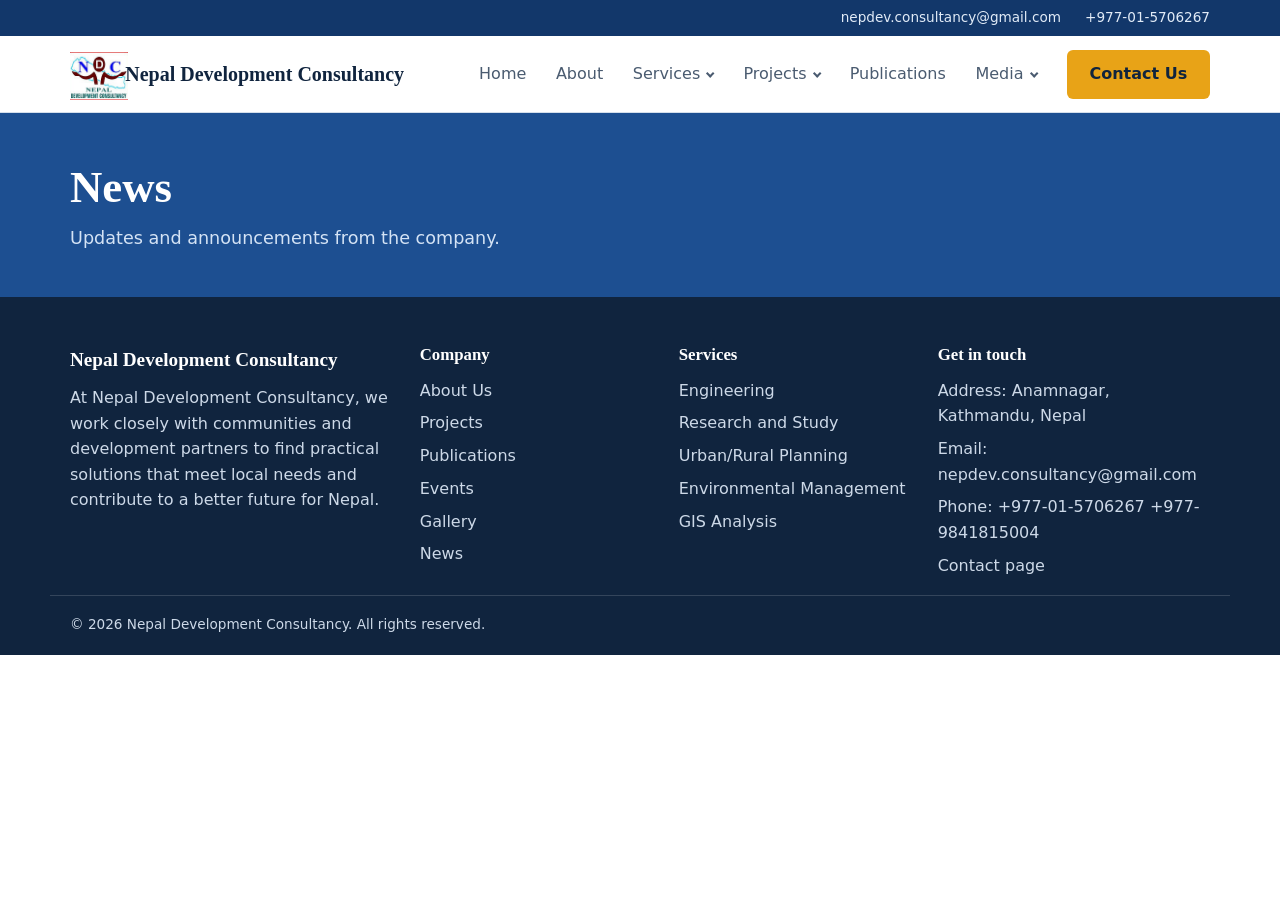
<file: news.html>
<!DOCTYPE html>
<html lang="en">
<head>
  <meta charset="UTF-8">
  <meta name="viewport" content="width=device-width, initial-scale=1">
  <title>News | Nepal Development Consultancy</title>
  <link rel="stylesheet" href="styles.css">
</head>
<body>
  <a class="skip" href="#main">Skip to content</a>
  <div class="info-strip">
    <div class="container info-strip__inner">
      <a href="mailto:nepdev.consultancy@gmail.com">nepdev.consultancy@gmail.com</a>
      <a href="tel:+977-01-5706267">+977-01-5706267</a>
    </div>
  </div>
  <header class="topbar">
    <div class="container topbar__inner">
      <a class="brand" href="index.html">
        <span class="brand__logo" aria-hidden="true"><img src="assets/logo.jpg" alt="Your Company Name logo" style="height:48px; width:auto; max-width:200px; display:block;"></span>
        <span class="brand__name">Nepal Development Consultancy</span>
      </a>
      <input type="checkbox" id="nav-toggle" class="nav-toggle">
      <label for="nav-toggle" class="nav-burger" aria-label="Toggle menu"><span></span><span></span><span></span></label>
      <nav class="nav" aria-label="Main">
        <ul class="menu">
          <li><a href="index.html">Home</a></li>
          <li><a href="about.html">About</a></li>
          <li class="has-sub">
            <a href="services.html">Services</a>
            <ul class="sub">
              <li><a href="services.html#engineering">Engineering</a></li>
              <li><a href="services.html#research">Socio-economic Research and Study</a></li>
              <li><a href="services.html#planning">Urban/Rural Planning</a></li>
              <li><a href="services.html#environment">Environmental Management</a></li>
              <li><a href="services.html#gis-analysis">GIS Analysis</a></li>
            </ul>
          </li>
          <li class="has-sub">
            <a href="projects.html">Projects</a>
            <ul class="sub">
              <li><a href="projects.html#all">All projects</a></li>
              <li><a href="projects.html#urban-settlement-planning">Urban and Settlement Planning</a></li>
              <li><a href="projects.html#land-use-planning">Land Use Planning</a></li>
              <li><a href="projects.html#gis-mapping">GIS and Mapping</a></li>
              <li><a href="projects.html#transportation-design">Transportation Design</a></li>
              <li><a href="projects.html#social-science">Social Science</a></li>
              <li><a href="projects.html#disaster-management">Disaster Management</a></li>
            </ul>
          </li>
          <li><a href="publications.html">Publications</a></li>
          <li class="has-sub">
            <a href="events.html">Media</a>
            <ul class="sub">
              <li><a href="events.html">Events</a></li>
              <li><a href="gallery.html">Gallery</a></li>
              <li><a class="active" href="news.html">News</a></li>
            </ul>
          </li>
        </ul>
        <a class="btn btn--nav" href="contact.html">Contact Us</a>
      </nav>
    </div>
  </header>
  <main id="main">
  <section class="page-hero"><div class="container"><h1>News</h1><p>Updates and announcements from the company.</p></div></section>
<!--
<section class="section"><div class="container"><div class="news-list">
    <article class="news-item"><div class="photo photo--wide"><span>Add photo</span></div>
      <div><p class="meta">Date &middot; Category</p><h3>News headline</h3><p>A two-line excerpt of the story.</p><a class="textlink" href="#">Read more</a></div>
    </article>
    <article class="news-item"><div class="photo photo--wide"><span>Add photo</span></div>
      <div><p class="meta">Date &middot; Category</p><h3>News headline</h3><p>A two-line excerpt of the story.</p><a class="textlink" href="#">Read more</a></div>
    </article>
    <article class="news-item"><div class="photo photo--wide"><span>Add photo</span></div>
      <div><p class="meta">Date &middot; Category</p><h3>News headline</h3><p>A two-line excerpt of the story.</p><a class="textlink" href="#">Read more</a></div>
    </article>
</div></div></section>
-->
  </main>
  <footer class="footer">
    <div class="container footer__grid">
      <div>
        <strong class="footer__name">Nepal Development Consultancy</strong>
        <p>At Nepal Development Consultancy, we work closely with communities and development partners to find practical solutions that meet local needs and contribute to a better future for Nepal.</p>
      </div>
      <div>
        <h3>Company</h3>
        <ul>
          <li><a href="about.html">About Us</a></li>
          <li><a href="projects.html">Projects</a></li>
          <li><a href="publications.html">Publications</a></li>
          <li><a href="events.html">Events</a></li>
          <li><a href="gallery.html">Gallery</a></li>
          <li><a href="news.html">News</a></li>
        </ul>
      </div>
      <div>
        <h3>Services</h3>
        <ul>
          <li><a href="services.html#engineering">Engineering</a></li>
          <li><a href="services.html#research">Research and Study</a></li>
          <li><a href="services.html#planning">Urban/Rural Planning</a></li>
          <li><a href="services.html#environment">Environmental Management</a></li>
          <li><a href="services.html#gis-analysis">GIS Analysis</a></li>
        </ul>
      </div>
      <div>
        <h3>Get in touch</h3>
        <ul>
          <li>Address: Anamnagar, Kathmandu, Nepal</li>
          <li>Email: <a href="mailto:nepdev.consultancy@gmail.com">nepdev.consultancy@gmail.com</a></li>
          <li>Phone: <a href="tel:+977-01-5706267">+977-01-5706267</a> <a href="tel:+977-9841815004">+977-9841815004</a></li>
          <li><a href="contact.html">Contact page</a></li>
        </ul>
      </div>
    </div>
    <p class="footer__legal">&copy; 2026 Nepal Development Consultancy. All rights reserved.</p>
  </footer>
  <script src="main.js"></script>
</body>
</html>
</file>
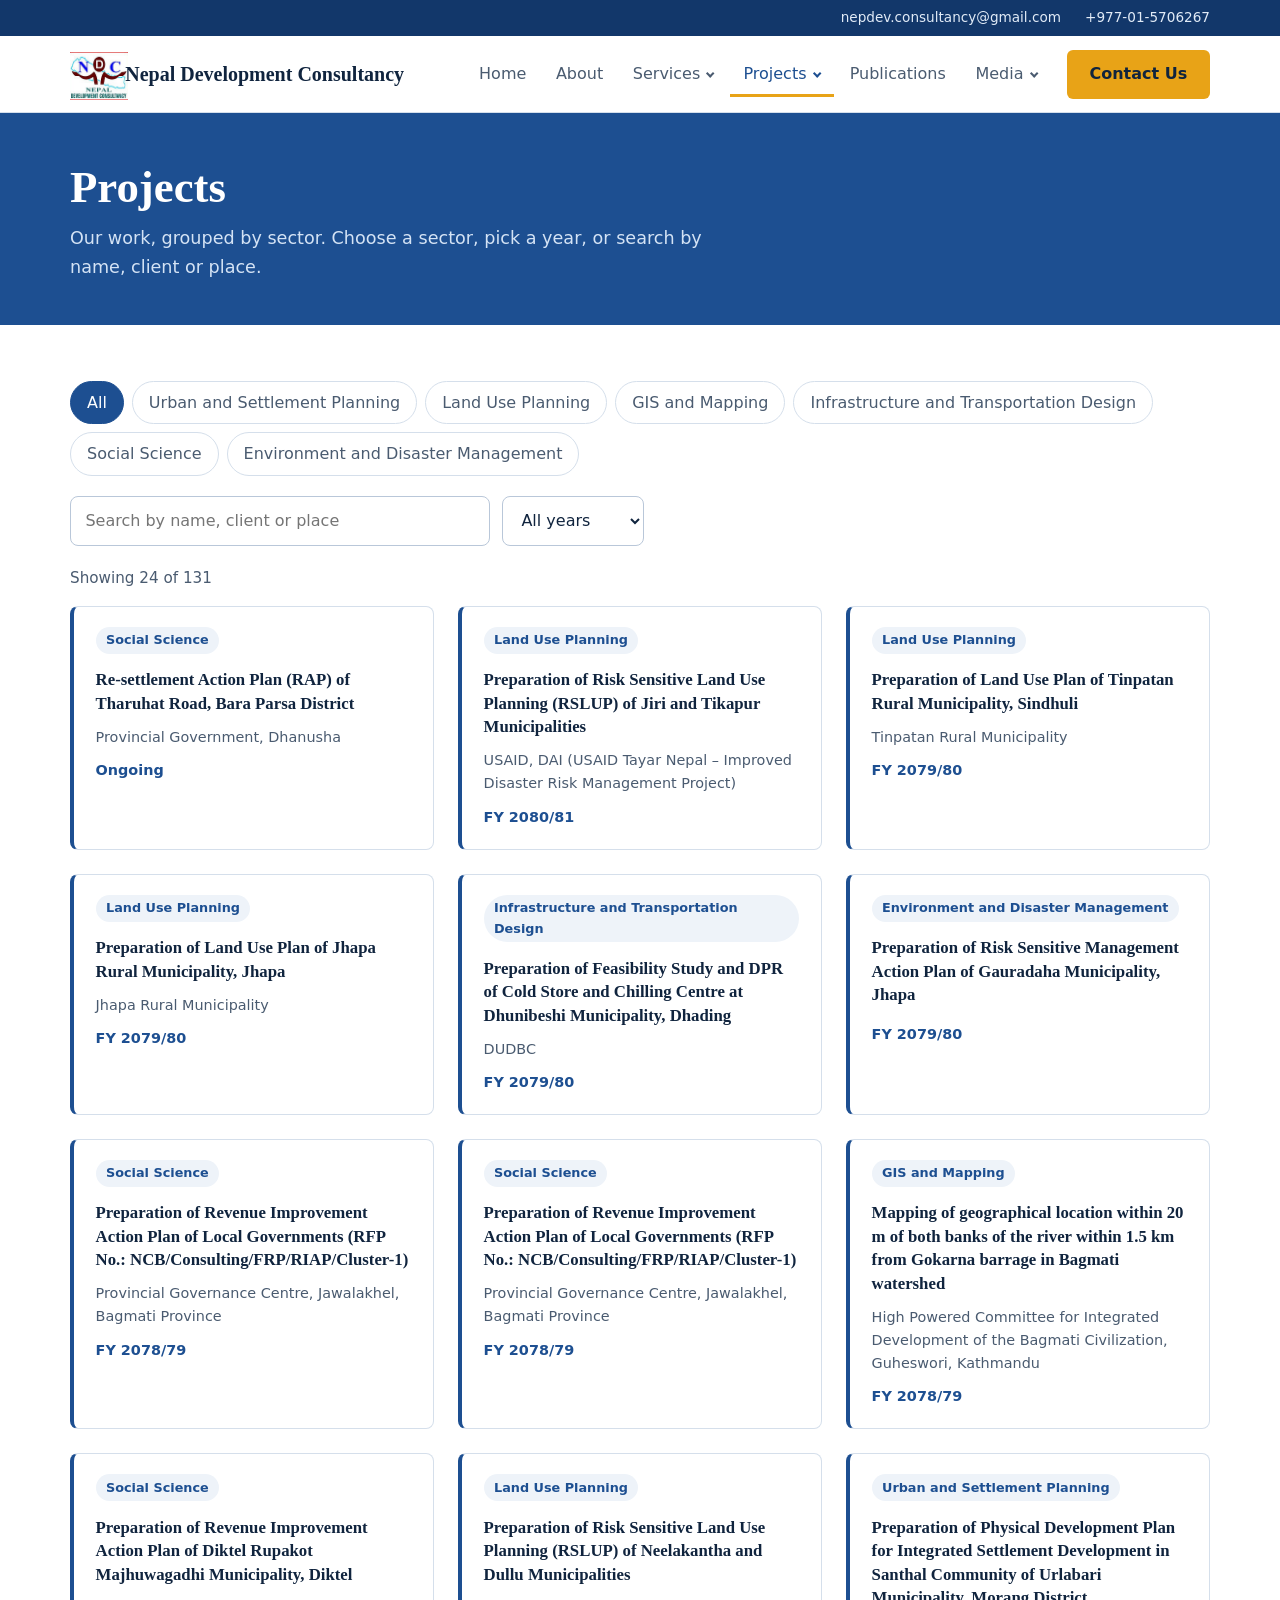
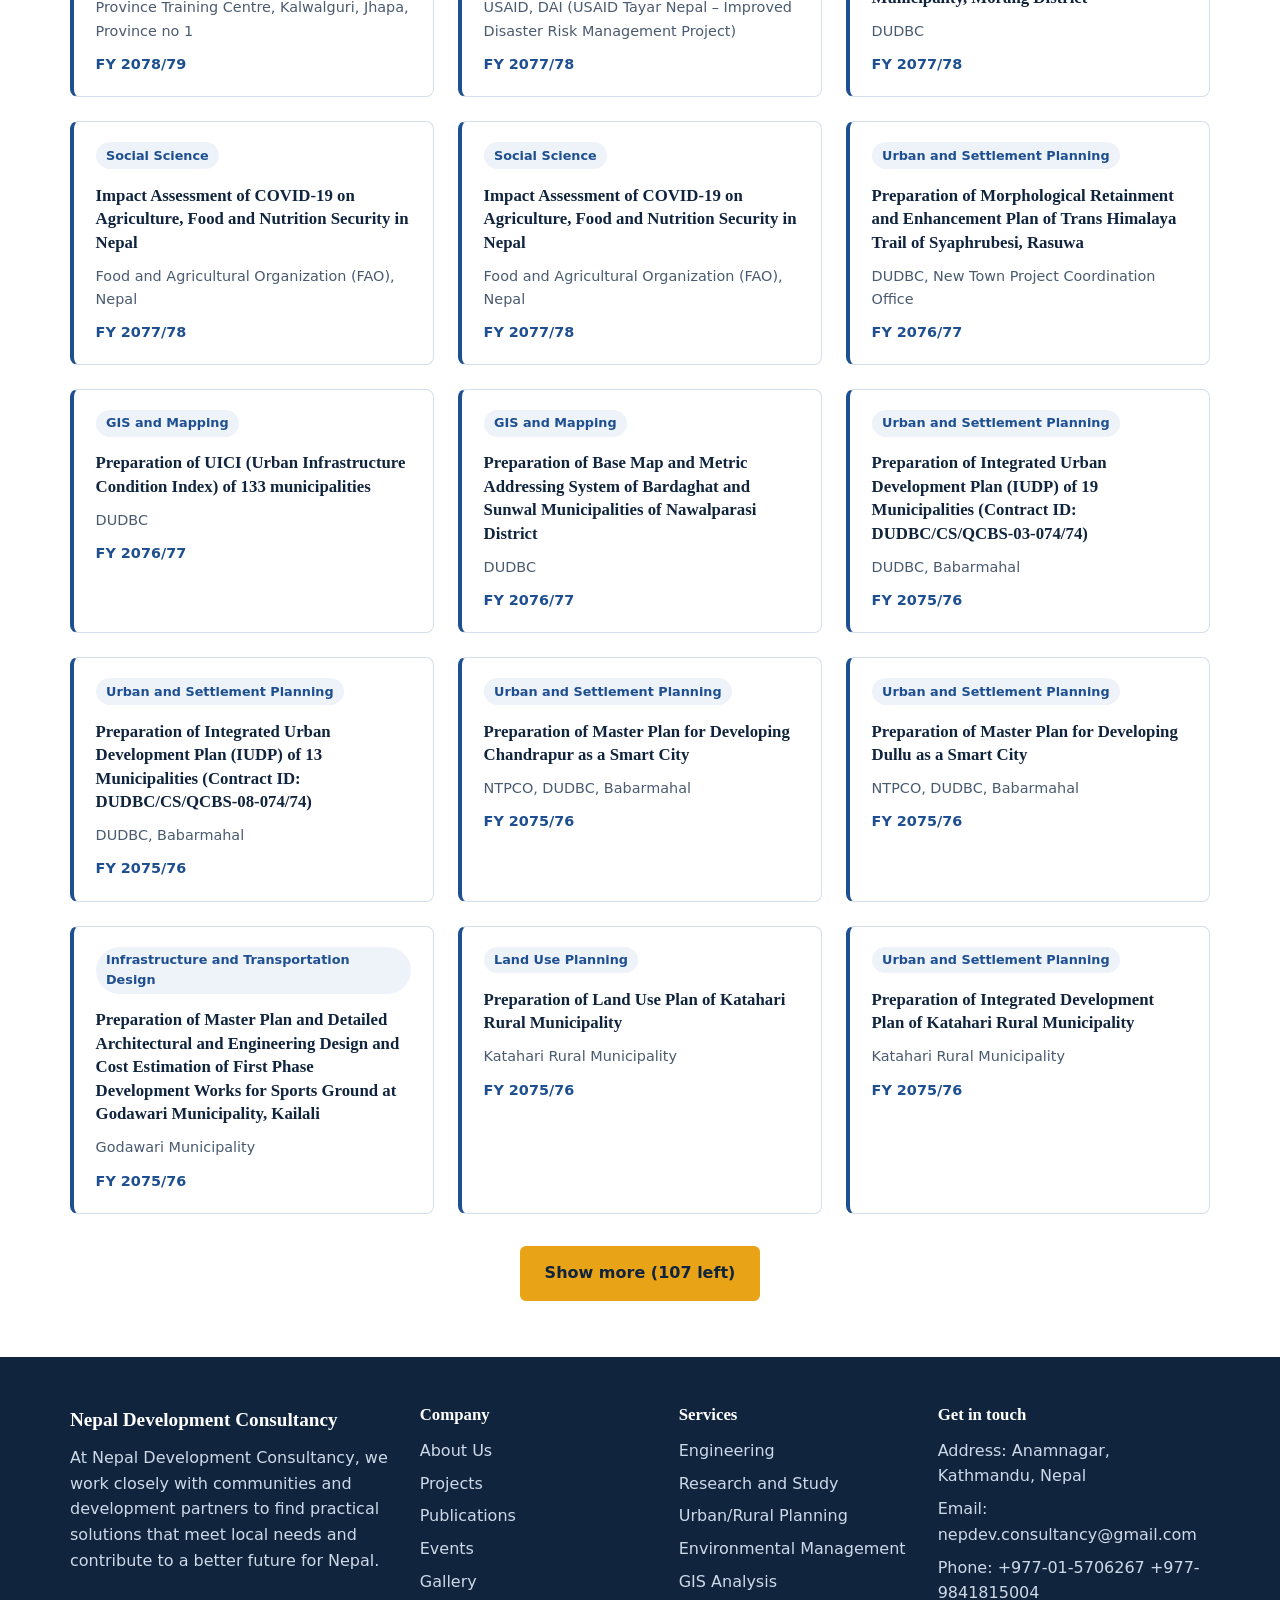
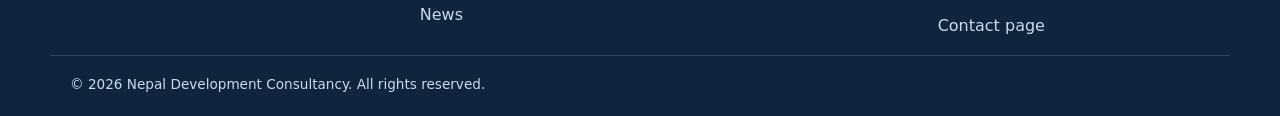
<file: projects.html>
<!DOCTYPE html>
<html lang="en">
<head>
  <meta charset="UTF-8">
  <meta name="viewport" content="width=device-width, initial-scale=1">
  <title>Projects | Nepal Development Consultancy</title>
  <link rel="stylesheet" href="styles.css">
</head>
<body>
  <a class="skip" href="#main">Skip to content</a>
  <div class="info-strip">
    <div class="container info-strip__inner">
      <a href="mailto:nepdev.consultancy@gmail.com">nepdev.consultancy@gmail.com</a>
      <a href="tel:+977-01-5706267">+977-01-5706267</a>
    </div>
  </div>
  <header class="topbar">
    <div class="container topbar__inner">
      <a class="brand" href="index.html">
        <span class="brand__logo" aria-hidden="true"><img src="assets/logo.jpg" alt="Your Company Name logo" style="height:48px; width:auto; max-width:200px; display:block;"></span>
        <span class="brand__name">Nepal Development Consultancy</span>
      </a>
      <input type="checkbox" id="nav-toggle" class="nav-toggle">
      <label for="nav-toggle" class="nav-burger" aria-label="Toggle menu"><span></span><span></span><span></span></label>
      <nav class="nav" aria-label="Main">
        <ul class="menu">
          <li><a href="index.html">Home</a></li>
          <li><a href="about.html">About</a></li>
          <li class="has-sub">
            <a href="services.html">Services</a>
            <ul class="sub">
              <li><a href="services.html#engineering">Engineering</a></li>
              <li><a href="services.html#research">Socio-economic Research and Study</a></li>
              <li><a href="services.html#planning">Urban/Rural Planning</a></li>
              <li><a href="services.html#environment">Environmental Management</a></li>
              <li><a href="services.html#gis-analysis">GIS Analysis</a></li>
            </ul>
          </li>
          <li class="has-sub">
            <a class="active", href="projects.html">Projects</a>
            <ul class="sub">
              <li><a href="projects.html#all">All projects</a></li>
              <li><a href="projects.html#urban-settlement-planning">Urban and Settlement Planning</a></li>
              <li><a href="projects.html#land-use-planning">Land Use Planning</a></li>
              <li><a href="projects.html#gis-mapping">GIS and Mapping</a></li>
              <li><a href="projects.html#transportation-design">Transportation Design</a></li>
              <li><a href="projects.html#social-science">Social Science</a></li>
              <li><a href="projects.html#disaster-management">Disaster Management</a></li>
            </ul>
          </li>
          <li><a href="publications.html">Publications</a></li>
          <li class="has-sub">
            <a href="events.html">Media</a>
            <ul class="sub">
              <li><a href="events.html">Events</a></li>
              <li><a href="gallery.html">Gallery</a></li>
              <li><a href="news.html">News</a></li>
            </ul>
          </li>
        </ul>
        <a class="btn btn--nav" href="contact.html">Contact Us</a>
      </nav>
    </div>
  </header>
  <main id="main">
  <section class="page-hero"><div class="container"><h1>Projects</h1><p>Our work, grouped by sector. Choose a sector, pick a year, or search by name, client or place.</p></div></section>

<section class="section"><div class="container">
  <nav class="tabs" aria-label="Filter by sector"><a href="#all">All</a><a href="#urban-settlement-planning">Urban and Settlement Planning</a><a href="#land-use-planning">Land Use Planning</a><a href="#gis-mapping">GIS and Mapping</a><a href="#infrastructure-design">Infrastructure and Transportation Design</a><a href="#social-science">Social Science</a><a href="#disaster-management">Environment and Disaster Management</a></nav>
  <div class="filters">
    <input type="search" id="search" placeholder="Search by name, client or place" aria-label="Search projects">
    <select id="year" class="filter" aria-label="Filter by fiscal year"><option value="">All years</option><option value="Ongoing">Ongoing</option><option value="2080/81">FY 2080/81</option><option value="2079/80">FY 2079/80</option><option value="2078/79">FY 2078/79</option><option value="2077/78">FY 2077/78</option><option value="2076/77">FY 2076/77</option><option value="2075/76">FY 2075/76</option><option value="2074/75">FY 2074/75</option><option value="2073/74">FY 2073/74</option><option value="2072/73">FY 2072/73</option><option value="2071/72">FY 2071/72</option><option value="2070/71">FY 2070/71</option><option value="2069/70">FY 2069/70</option><option value="2068/69">FY 2068/69</option></select>
  </div>
  <p class="count" id="count" aria-live="polite"></p>
  <div class="project-grid">
    <!-- HOW TO ADD A PROJECT: copy one <article class="project project--list"> block, paste it at the top of this grid,
         and edit data-sector, data-year, the tag, title, client and year.
         data-sector must be one of: urban-settlement-planning, land-use-planning, gis-mapping,
         infrastructure-design, social-science, disaster-management.
         OPTIONAL PHOTO: add <div class="photo photo--wide"><span>Add photo</span></div> as the first line inside the article. -->
    <article class="project project--list" data-item data-sector="social-science" data-year="Ongoing">
      <span class="tag">Social Science</span>
      <h3>Re-settlement Action Plan (RAP) of Tharuhat Road, Bara Parsa District</h3>
      <p class="meta">Provincial Government, Dhanusha</p><p class="meta">Ongoing</p>
    </article>
    <article class="project project--list" data-item data-sector="land-use-planning" data-year="2080/81">
      <span class="tag">Land Use Planning</span>
      <h3>Preparation of Risk Sensitive Land Use Planning (RSLUP) of Jiri and Tikapur Municipalities</h3>
      <p class="meta">USAID, DAI (USAID Tayar Nepal – Improved Disaster Risk Management Project)</p><p class="meta">FY 2080/81</p>
    </article>
    <article class="project project--list" data-item data-sector="land-use-planning" data-year="2079/80">
      <span class="tag">Land Use Planning</span>
      <h3>Preparation of Land Use Plan of Tinpatan Rural Municipality, Sindhuli</h3>
      <p class="meta">Tinpatan Rural Municipality</p><p class="meta">FY 2079/80</p>
    </article>
    <article class="project project--list" data-item data-sector="land-use-planning" data-year="2079/80">
      <span class="tag">Land Use Planning</span>
      <h3>Preparation of Land Use Plan of Jhapa Rural Municipality, Jhapa</h3>
      <p class="meta">Jhapa Rural Municipality</p><p class="meta">FY 2079/80</p>
    </article>
    <article class="project project--list" data-item data-sector="infrastructure-design" data-year="2079/80">
      <span class="tag">Infrastructure and Transportation Design</span>
      <h3>Preparation of Feasibility Study and DPR of Cold Store and Chilling Centre at Dhunibeshi Municipality, Dhading</h3>
      <p class="meta">DUDBC</p><p class="meta">FY 2079/80</p>
    </article>
    <article class="project project--list" data-item data-sector="disaster-management" data-year="2079/80">
      <span class="tag">Environment and Disaster Management</span>
      <h3>Preparation of Risk Sensitive Management Action Plan of Gauradaha Municipality, Jhapa</h3>
      <p class="meta">FY 2079/80</p>
    </article>
    <article class="project project--list" data-item data-sector="social-science" data-year="2078/79">
      <span class="tag">Social Science</span>
      <h3>Preparation of Revenue Improvement Action Plan of Local Governments (RFP No.: NCB/Consulting/FRP/RIAP/Cluster-1)</h3>
      <p class="meta">Provincial Governance Centre, Jawalakhel, Bagmati Province</p><p class="meta">FY 2078/79</p>
    </article>
    <article class="project project--list" data-item data-sector="social-science" data-year="2078/79">
      <span class="tag">Social Science</span>
      <h3>Preparation of Revenue Improvement Action Plan of Local Governments (RFP No.: NCB/Consulting/FRP/RIAP/Cluster-1)</h3>
      <p class="meta">Provincial Governance Centre, Jawalakhel, Bagmati Province</p><p class="meta">FY 2078/79</p>
    </article>
    <article class="project project--list" data-item data-sector="gis-mapping" data-year="2078/79">
      <span class="tag">GIS and Mapping</span>
      <h3>Mapping of geographical location within 20 m of both banks of the river within 1.5 km from Gokarna barrage in Bagmati watershed</h3>
      <p class="meta">High Powered Committee for Integrated Development of the Bagmati Civilization, Guheswori, Kathmandu</p><p class="meta">FY 2078/79</p>
    </article>
    <article class="project project--list" data-item data-sector="social-science" data-year="2078/79">
      <span class="tag">Social Science</span>
      <h3>Preparation of Revenue Improvement Action Plan of Diktel Rupakot Majhuwagadhi Municipality, Diktel</h3>
      <p class="meta">Province Training Centre, Kalwalguri, Jhapa, Province no 1</p><p class="meta">FY 2078/79</p>
    </article>
    <article class="project project--list" data-item data-sector="land-use-planning" data-year="2077/78">
      <span class="tag">Land Use Planning</span>
      <h3>Preparation of Risk Sensitive Land Use Planning (RSLUP) of Neelakantha and Dullu Municipalities</h3>
      <p class="meta">USAID, DAI (USAID Tayar Nepal – Improved Disaster Risk Management Project)</p><p class="meta">FY 2077/78</p>
    </article>
    <article class="project project--list" data-item data-sector="urban-settlement-planning" data-year="2077/78">
      <span class="tag">Urban and Settlement Planning</span>
      <h3>Preparation of Physical Development Plan for Integrated Settlement Development in Santhal Community of Urlabari Municipality, Morang District</h3>
      <p class="meta">DUDBC</p><p class="meta">FY 2077/78</p>
    </article>
    <article class="project project--list" data-item data-sector="social-science" data-year="2077/78">
      <span class="tag">Social Science</span>
      <h3>Impact Assessment of COVID-19 on Agriculture, Food and Nutrition Security in Nepal</h3>
      <p class="meta">Food and Agricultural Organization (FAO), Nepal</p><p class="meta">FY 2077/78</p>
    </article>
    <article class="project project--list" data-item data-sector="social-science" data-year="2077/78">
      <span class="tag">Social Science</span>
      <h3>Impact Assessment of COVID-19 on Agriculture, Food and Nutrition Security in Nepal</h3>
      <p class="meta">Food and Agricultural Organization (FAO), Nepal</p><p class="meta">FY 2077/78</p>
    </article>
    <article class="project project--list" data-item data-sector="urban-settlement-planning" data-year="2076/77">
      <span class="tag">Urban and Settlement Planning</span>
      <h3>Preparation of Morphological Retainment and Enhancement Plan of Trans Himalaya Trail of Syaphrubesi, Rasuwa</h3>
      <p class="meta">DUDBC, New Town Project Coordination Office</p><p class="meta">FY 2076/77</p>
    </article>
    <article class="project project--list" data-item data-sector="gis-mapping" data-year="2076/77">
      <span class="tag">GIS and Mapping</span>
      <h3>Preparation of UICI (Urban Infrastructure Condition Index) of 133 municipalities</h3>
      <p class="meta">DUDBC</p><p class="meta">FY 2076/77</p>
    </article>
    <article class="project project--list" data-item data-sector="gis-mapping" data-year="2076/77">
      <span class="tag">GIS and Mapping</span>
      <h3>Preparation of Base Map and Metric Addressing System of Bardaghat and Sunwal Municipalities of Nawalparasi District</h3>
      <p class="meta">DUDBC</p><p class="meta">FY 2076/77</p>
    </article>
    <article class="project project--list" data-item data-sector="urban-settlement-planning" data-year="2075/76">
      <span class="tag">Urban and Settlement Planning</span>
      <h3>Preparation of Integrated Urban Development Plan (IUDP) of 19 Municipalities (Contract ID: DUDBC/CS/QCBS-03-074/74)</h3>
      <p class="meta">DUDBC, Babarmahal</p><p class="meta">FY 2075/76</p>
    </article>
    <article class="project project--list" data-item data-sector="urban-settlement-planning" data-year="2075/76">
      <span class="tag">Urban and Settlement Planning</span>
      <h3>Preparation of Integrated Urban Development Plan (IUDP) of 13 Municipalities (Contract ID: DUDBC/CS/QCBS-08-074/74)</h3>
      <p class="meta">DUDBC, Babarmahal</p><p class="meta">FY 2075/76</p>
    </article>
    <article class="project project--list" data-item data-sector="urban-settlement-planning" data-year="2075/76">
      <span class="tag">Urban and Settlement Planning</span>
      <h3>Preparation of Master Plan for Developing Chandrapur as a Smart City</h3>
      <p class="meta">NTPCO, DUDBC, Babarmahal</p><p class="meta">FY 2075/76</p>
    </article>
    <article class="project project--list" data-item data-sector="urban-settlement-planning" data-year="2075/76">
      <span class="tag">Urban and Settlement Planning</span>
      <h3>Preparation of Master Plan for Developing Dullu as a Smart City</h3>
      <p class="meta">NTPCO, DUDBC, Babarmahal</p><p class="meta">FY 2075/76</p>
    </article>
    <article class="project project--list" data-item data-sector="infrastructure-design" data-year="2075/76">
      <span class="tag">Infrastructure and Transportation Design</span>
      <h3>Preparation of Master Plan and Detailed Architectural and Engineering Design and Cost Estimation of First Phase Development Works for Sports Ground at Godawari Municipality, Kailali</h3>
      <p class="meta">Godawari Municipality</p><p class="meta">FY 2075/76</p>
    </article>
    <article class="project project--list" data-item data-sector="land-use-planning" data-year="2075/76">
      <span class="tag">Land Use Planning</span>
      <h3>Preparation of Land Use Plan of Katahari Rural Municipality</h3>
      <p class="meta">Katahari Rural Municipality</p><p class="meta">FY 2075/76</p>
    </article>
    <article class="project project--list" data-item data-sector="urban-settlement-planning" data-year="2075/76">
      <span class="tag">Urban and Settlement Planning</span>
      <h3>Preparation of Integrated Development Plan of Katahari Rural Municipality</h3>
      <p class="meta">Katahari Rural Municipality</p><p class="meta">FY 2075/76</p>
    </article>
    <article class="project project--list" data-item data-sector="disaster-management" data-year="2075/76">
      <span class="tag">Environment and Disaster Management</span>
      <h3>Preparation of IEE of Tamor River, Phungling, Taplejung</h3>
      <p class="meta">Phungling Municipality, Taplejung</p><p class="meta">FY 2075/76</p>
    </article>
    <article class="project project--list" data-item data-sector="infrastructure-design" data-year="2075/76">
      <span class="tag">Infrastructure and Transportation Design</span>
      <h3>Detail Survey, Design and Cost Estimate of Phuyatappa, Odare Salleri, Sanagaun, Bulung Khola Water Supply, Panchthar</h3>
      <p class="meta">Division Water Supply Project, Panchthar</p><p class="meta">FY 2075/76</p>
    </article>
    <article class="project project--list" data-item data-sector="infrastructure-design" data-year="2075/76">
      <span class="tag">Infrastructure and Transportation Design</span>
      <h3>Detail Engineering Survey and Design of New Water Supply Projects (Achham)</h3>
      <p class="meta">Water Supply and Sanitation Division, Doti</p><p class="meta">FY 2075/76</p>
    </article>
    <article class="project project--list" data-item data-sector="disaster-management" data-year="2075/76">
      <span class="tag">Environment and Disaster Management</span>
      <h3>IEE of Miklagunj View Tower, Miklajung</h3>
      <p class="meta">Miklajung Rural Municipality</p><p class="meta">FY 2075/76</p>
    </article>
    <article class="project project--list" data-item data-sector="social-science" data-year="2075/76">
      <span class="tag">Social Science</span>
      <h3>Informal Paddy Export Status</h3>
      <p class="meta">Ministry of Agriculture, Livestock Development Division, Singhadurbar</p><p class="meta">FY 2075/76</p>
    </article>
    <article class="project project--list" data-item data-sector="urban-settlement-planning" data-year="2075/76">
      <span class="tag">Urban and Settlement Planning</span>
      <h3>Preparation of Master Plan of Shivapuri Dham at Dhangadhi Sub-metropolitan City, Dhangadhi</h3>
      <p class="meta">Dhangadhi Sub-metropolitan City</p><p class="meta">FY 2075/76</p>
    </article>
    <article class="project project--list" data-item data-sector="disaster-management" data-year="2074/75">
      <span class="tag">Environment and Disaster Management</span>
      <h3>Detailed Survey and Preparation of Report for Rainwater Harvesting Project in Different Districts</h3>
      <p class="meta">Department of Water Supply and Sewerage, Climate Change Adaptation Section, Panipokhari</p><p class="meta">FY 2074/75</p>
    </article>
    <article class="project project--list" data-item data-sector="social-science" data-year="2074/75">
      <span class="tag">Social Science</span>
      <h3>Assessment on Informal Cross-Border Rice Export</h3>
      <p class="meta">Ministry of Agriculture</p><p class="meta">FY 2074/75</p>
    </article>
    <article class="project project--list" data-item data-sector="infrastructure-design" data-year="2074/75">
      <span class="tag">Infrastructure and Transportation Design</span>
      <h3>Detail Engineering Survey, Design and Report Preparation of Various WSP Projects in Kanchanpur District</h3>
      <p class="meta">Department of Water Supply and Sewerage, Terai Madhesh Water Supply Improvement Programmes, Panipokhari</p><p class="meta">FY 2074/75</p>
    </article>
    <article class="project project--list" data-item data-sector="infrastructure-design" data-year="2074/75">
      <span class="tag">Infrastructure and Transportation Design</span>
      <h3>Preparation of Municipal Transport Master Plan of Barhadashi Rural Municipality, Jhapa</h3>
      <p class="meta">Barhadashi Rural Municipality</p><p class="meta">FY 2074/75</p>
    </article>
    <article class="project project--list" data-item data-sector="infrastructure-design" data-year="2074/75">
      <span class="tag">Infrastructure and Transportation Design</span>
      <h3>Preparation of Master Plan of Chhatghat and Detailed Engineering Report of Telkuwa Road in Mahagadhimai Municipality, Bara</h3>
      <p class="meta">DUDBC, Division Office Parsa</p><p class="meta">FY 2074/75</p>
    </article>
    <article class="project project--list" data-item data-sector="infrastructure-design" data-year="2074/75">
      <span class="tag">Infrastructure and Transportation Design</span>
      <h3>Preparation of Detail Design, Cost Estimation, Report Preparation and Production, Mega Dang Valley Irrigation Project</h3>
      <p class="meta">Irrigation Project, Dang</p><p class="meta">FY 2074/75</p>
    </article>
    <article class="project project--list" data-item data-sector="urban-settlement-planning" data-year="2074/75">
      <span class="tag">Urban and Settlement Planning</span>
      <h3>Preparation of Physical Development Plan and Detail Engineering Report (DER) of Two Major Infrastructure of Pragatinagar TDC Area of Dang District and Budar TDC Area of Doti District</h3>
      <p class="meta">DUDBC, Babarmahal</p><p class="meta">FY 2074/75</p>
    </article>
    <article class="project project--list" data-item data-sector="urban-settlement-planning" data-year="2074/75">
      <span class="tag">Urban and Settlement Planning</span>
      <h3>Preparation of Tourism Master Plan of Kankai Municipality</h3>
      <p class="meta">Kankai Municipality</p><p class="meta">FY 2074/75</p>
    </article>
    <article class="project project--list" data-item data-sector="urban-settlement-planning" data-year="2074/75">
      <span class="tag">Urban and Settlement Planning</span>
      <h3>Preparation of Master Plan for Developing Nijgadh as Smart City (Package No. CS-02-73/74)</h3>
      <p class="meta">New Town Project Coordination Office, DUDBC, Babarmahal</p><p class="meta">FY 2074/75</p>
    </article>
    <article class="project project--list" data-item data-sector="urban-settlement-planning" data-year="2074/75">
      <span class="tag">Urban and Settlement Planning</span>
      <h3>Preparation of Master Plan for Developing Nijgadh as Smart City (Package No. CS-01-73/74)</h3>
      <p class="meta">New Town Project Coordination Office, DUDBC, Babarmahal</p><p class="meta">FY 2074/75</p>
    </article>
    <article class="project project--list" data-item data-sector="land-use-planning" data-year="2074/75">
      <span class="tag">Land Use Planning</span>
      <h3>Preparation of Land Use Plan of Bhadrapur Municipality</h3>
      <p class="meta">Municipal Executive, Bhadrapur Municipality, Jhapa</p><p class="meta">FY 2074/75</p>
    </article>
    <article class="project project--list" data-item data-sector="infrastructure-design" data-year="2073/74">
      <span class="tag">Infrastructure and Transportation Design</span>
      <h3>Preparation of Detailed Engineering Report of Ilam Municipality Buspark</h3>
      <p class="meta">DUDBC, Babarmahal</p><p class="meta">FY 2073/74</p>
    </article>
    <article class="project project--list" data-item data-sector="urban-settlement-planning" data-year="2073/74">
      <span class="tag">Urban and Settlement Planning</span>
      <h3>Preparation of Integrated Settlement Development Plan and Detail Engineering Design of One Prioritized Infrastructure Project of Chuma Valley in Gorkha District</h3>
      <p class="meta">DUDBC, Babarmahal</p><p class="meta">FY 2073/74</p>
    </article>
    <article class="project project--list" data-item data-sector="urban-settlement-planning" data-year="2073/74">
      <span class="tag">Urban and Settlement Planning</span>
      <h3>Preparation of Integrated Urban Development Plan (IUDP) of Bhadrapur Municipality</h3>
      <p class="meta">Bhadrapur Municipality</p><p class="meta">FY 2073/74</p>
    </article>
    <article class="project project--list" data-item data-sector="urban-settlement-planning" data-year="2073/74">
      <span class="tag">Urban and Settlement Planning</span>
      <h3>Feasibility Study of 10 New Towns Along Postal Highway of Terai-Madhesh of Nepal</h3>
      <p class="meta">New Town Project Coordination Office, DUDBC, Babarmahal</p><p class="meta">FY 2073/74</p>
    </article>
    <article class="project project--list" data-item data-sector="urban-settlement-planning" data-year="2073/74">
      <span class="tag">Urban and Settlement Planning</span>
      <h3>Preparation of Strategic Urban Development Plan of Bheriganga New Town, Surkhet and Bhingri New Town, Pyuthan District</h3>
      <p class="meta">New Town Project Coordination Office, DUDBC, Babarmahal</p><p class="meta">FY 2073/74</p>
    </article>
    <article class="project project--list" data-item data-sector="urban-settlement-planning" data-year="2073/74">
      <span class="tag">Urban and Settlement Planning</span>
      <h3>Preparation of Periodic Plan of Jhalari Pipaladi Municipality, Kanchanpur District</h3>
      <p class="meta">DUDBC, Babarmahal</p><p class="meta">FY 2073/74</p>
    </article>
    <article class="project project--list" data-item data-sector="urban-settlement-planning" data-year="2073/74">
      <span class="tag">Urban and Settlement Planning</span>
      <h3>Preparation of Periodic Plan of Attariya Municipality, Kailali District</h3>
      <p class="meta">DUDBC, Babarmahal</p><p class="meta">FY 2073/74</p>
    </article>
    <article class="project project--list" data-item data-sector="urban-settlement-planning" data-year="2073/74">
      <span class="tag">Urban and Settlement Planning</span>
      <h3>Preparation of Physical Development Plan and DPR of Major Infrastructure of Phedikhola, Syangja District</h3>
      <p class="meta">DUDBC, Babarmahal</p><p class="meta">FY 2073/74</p>
    </article>
    <article class="project project--list" data-item data-sector="infrastructure-design" data-year="2073/74">
      <span class="tag">Infrastructure and Transportation Design</span>
      <h3>Feasibility Study of Nawalparasi Water Supply and Sanitation Project, Nawalparasi District</h3>
      <p class="meta">Sukhha Chhetra (Arid Zone) Water Supply and Sanitation Project Management Office</p><p class="meta">FY 2073/74</p>
    </article>
    <article class="project project--list" data-item data-sector="infrastructure-design" data-year="2073/74">
      <span class="tag">Infrastructure and Transportation Design</span>
      <h3>Preparation of Master Plan and Detailed Engineering Design of Drainage and Sewerage Network of Ministry Quarter Pulchowk, Lalitpur</h3>
      <p class="meta">Building Construction Maintenance Division Office, Anamnagar, Kathmandu</p><p class="meta">FY 2073/74</p>
    </article>
    <article class="project project--list" data-item data-sector="infrastructure-design" data-year="2073/74">
      <span class="tag">Infrastructure and Transportation Design</span>
      <h3>Detail Engineering Survey and Design of Water Treatment Plants (Morang, Panchthar District)</h3>
      <p class="meta">Department of Water Supply and Sewerage, Water Quality Section, Panipokhari</p><p class="meta">FY 2073/74</p>
    </article>
    <article class="project project--list" data-item data-sector="infrastructure-design" data-year="2073/74">
      <span class="tag">Infrastructure and Transportation Design</span>
      <h3>Detailed Engineering Design and Study Report of Deep Boring (Hetauda)</h3>
      <p class="meta">Water Supply and Sanitation Division Office, Hetauda</p><p class="meta">FY 2073/74</p>
    </article>
    <article class="project project--list" data-item data-sector="infrastructure-design" data-year="2073/74">
      <span class="tag">Infrastructure and Transportation Design</span>
      <h3>Detailed Feasibility Study of Tikeling Kaklabung Irrigation Project, Sandu 4, 5, Terhathum District</h3>
      <p class="meta">Feasibility Study Unit, Irrigation Department, Jawalakhel</p><p class="meta">FY 2073/74</p>
    </article>
    <article class="project project--list" data-item data-sector="infrastructure-design" data-year="2073/74">
      <span class="tag">Infrastructure and Transportation Design</span>
      <h3>Consultancy Service for Detailed Survey, Design and Report Preparation of Masina Patare Irrigation Sub-project, Chinchu, Surkhet</h3>
      <p class="meta">Bheri Babai Multi-purpose Project, Surkhet</p><p class="meta">FY 2073/74</p>
    </article>
    <article class="project project--list" data-item data-sector="infrastructure-design" data-year="2073/74">
      <span class="tag">Infrastructure and Transportation Design</span>
      <h3>Preparation of Detailed Engineering Report of Phulbari Buspark, Kailali</h3>
      <p class="meta">DUDBC, Division Office, Kailali</p><p class="meta">FY 2073/74</p>
    </article>
    <article class="project project--list" data-item data-sector="infrastructure-design" data-year="2073/74">
      <span class="tag">Infrastructure and Transportation Design</span>
      <h3>Detailed Study of Kankai and Chakchaki Irrigation, Jhapa</h3>
      <p class="meta">Department of Irrigation, Division Office, Jhapa</p><p class="meta">FY 2073/74</p>
    </article>
    <article class="project project--list" data-item data-sector="infrastructure-design" data-year="2073/74">
      <span class="tag">Infrastructure and Transportation Design</span>
      <h3>Consultancy Service for Detailed Feasibility Study of Datru Kalibuda Irrigation Sub-project in Bajhang</h3>
      <p class="meta">Department of Irrigation, Division Office, Bajhang</p><p class="meta">FY 2073/74</p>
    </article>
    <article class="project project--list" data-item data-sector="infrastructure-design" data-year="2073/74">
      <span class="tag">Infrastructure and Transportation Design</span>
      <h3>Preparation of Detail Project Report of Water Supply System</h3>
      <p class="meta">DWSS Division Office, Ilam</p><p class="meta">FY 2073/74</p>
    </article>
    <article class="project project--list" data-item data-sector="disaster-management" data-year="2073/74">
      <span class="tag">Environment and Disaster Management</span>
      <h3>Study of Local Knowledge, Skill and Practices for Adaptation Regarding Climate Change Impact on Water Supply System</h3>
      <p class="meta">Climate Change Adaptation and Appropriate Technology Section, Department of Water Supply and Sewerage</p><p class="meta">FY 2073/74</p>
    </article>
    <article class="project project--list" data-item data-sector="urban-settlement-planning" data-year="2073/74">
      <span class="tag">Urban and Settlement Planning</span>
      <h3>Preparation of Physical Development Plan of Nepaltar, Murkuchi Bazaar, Kamaltar in Katari Municipality of Udayapur District and of Kathpulla, Begashivapur and Tarapatti Sirshiya Market of Dhanusha District</h3>
      <p class="meta">DUDBC, Babarmahal</p><p class="meta">FY 2073/74</p>
    </article>
    <article class="project project--list" data-item data-sector="urban-settlement-planning" data-year="2073/74">
      <span class="tag">Urban and Settlement Planning</span>
      <h3>Preparation of Physical Development Plan of Madanpokhara VDC and Dankada along Madhi Ring Road, Palpa</h3>
      <p class="meta">DUDBC, Babarmahal</p><p class="meta">FY 2073/74</p>
    </article>
    <article class="project project--list" data-item data-sector="urban-settlement-planning" data-year="2073/74">
      <span class="tag">Urban and Settlement Planning</span>
      <h3>Preparation of Physical Development Plan of Thaha Municipality, Makawanpur</h3>
      <p class="meta">DUDBC, Babarmahal</p><p class="meta">FY 2073/74</p>
    </article>
    <article class="project project--list" data-item data-sector="urban-settlement-planning" data-year="2073/74">
      <span class="tag">Urban and Settlement Planning</span>
      <h3>Preparation of Updated Periodic Plan of Ilam Municipality, Ilam</h3>
      <p class="meta">DUDBC, Babarmahal</p><p class="meta">FY 2073/74</p>
    </article>
    <article class="project project--list" data-item data-sector="infrastructure-design" data-year="2073/74">
      <span class="tag">Infrastructure and Transportation Design</span>
      <h3>Preparation of Detailed Engineering Report of Phikal-Ilam-Phidim Corridor</h3>
      <p class="meta">DUDBC, Babarmahal</p><p class="meta">FY 2073/74</p>
    </article>
    <article class="project project--list" data-item data-sector="infrastructure-design" data-year="2073/74">
      <span class="tag">Infrastructure and Transportation Design</span>
      <h3>Preparation of Master Plan and Engineering Report of Dakle Buspark, Amargadhi Municipality</h3>
      <p class="meta">DUDBC, Babarmahal</p><p class="meta">FY 2073/74</p>
    </article>
    <article class="project project--list" data-item data-sector="infrastructure-design" data-year="2073/74">
      <span class="tag">Infrastructure and Transportation Design</span>
      <h3>Preparation of Feasibility Study and Detail Engineering Report of Buspark Libang, Rolpa</h3>
      <p class="meta">DUDBC, Babarmahal</p><p class="meta">FY 2073/74</p>
    </article>
    <article class="project project--list" data-item data-sector="infrastructure-design" data-year="2073/74">
      <span class="tag">Infrastructure and Transportation Design</span>
      <h3>Preparation of Detail Engineering Report of Buspark in Kamalamai Municipality, Sindhuli</h3>
      <p class="meta">DUDBC, Babarmahal</p><p class="meta">FY 2073/74</p>
    </article>
    <article class="project project--list" data-item data-sector="infrastructure-design" data-year="2073/74">
      <span class="tag">Infrastructure and Transportation Design</span>
      <h3>Preparation of Detailed Engineering Report of Buspark in Piskar of Sindhupalchowk District</h3>
      <p class="meta">DUDBC, Babarmahal</p><p class="meta">FY 2073/74</p>
    </article>
    <article class="project project--list" data-item data-sector="infrastructure-design" data-year="2072/73">
      <span class="tag">Infrastructure and Transportation Design</span>
      <h3>Preparation of Detail Survey, Design and DPR Report of Triyuga Buspark, Udayapur District</h3>
      <p class="meta">DUDBC, Babarmahal</p><p class="meta">FY 2072/73</p>
    </article>
    <article class="project project--list" data-item data-sector="infrastructure-design" data-year="2072/73">
      <span class="tag">Infrastructure and Transportation Design</span>
      <h3>Preparation of Detail Survey, Design and DPR Report of Jaleshwor Buspark, Mahottari District</h3>
      <p class="meta">DUDBC, Babarmahal</p><p class="meta">FY 2072/73</p>
    </article>
    <article class="project project--list" data-item data-sector="gis-mapping" data-year="2072/73">
      <span class="tag">GIS and Mapping</span>
      <h3>Preparation of GIS Based Base Map of Gulariya Municipality, Banke and Tulsipur Municipality, Dang</h3>
      <p class="meta">DUDBC, Babarmahal</p><p class="meta">FY 2072/73</p>
    </article>
    <article class="project project--list" data-item data-sector="infrastructure-design" data-year="2072/73">
      <span class="tag">Infrastructure and Transportation Design</span>
      <h3>Preparation of Drainage Network Plan of Kohalpur TDC Area, Banke</h3>
      <p class="meta">DUDBC, Division Office</p><p class="meta">FY 2072/73</p>
    </article>
    <article class="project project--list" data-item data-sector="gis-mapping" data-year="2072/73">
      <span class="tag">GIS and Mapping</span>
      <h3>Preparation of GIS Based Base Map of Inaruwa Municipality, Sunsari</h3>
      <p class="meta">DUDBC</p><p class="meta">FY 2072/73</p>
    </article>
    <article class="project project--list" data-item data-sector="infrastructure-design" data-year="2072/73">
      <span class="tag">Infrastructure and Transportation Design</span>
      <h3>Detail Engineering Design of Bardibas Buspark, Bardibas</h3>
      <p class="meta">DUDBC</p><p class="meta">FY 2072/73</p>
    </article>
    <article class="project project--list" data-item data-sector="urban-settlement-planning" data-year="2072/73">
      <span class="tag">Urban and Settlement Planning</span>
      <h3>Preparation of Integrated Urban Development Master Plan and Building Bye-laws of Phidim and Basantapur New Town</h3>
      <p class="meta">DUDBC; NTPCO</p><p class="meta">FY 2072/73</p>
    </article>
    <article class="project project--list" data-item data-sector="infrastructure-design" data-year="2072/73">
      <span class="tag">Infrastructure and Transportation Design</span>
      <h3>Detail Survey, Design and Cost Estimation of Community Hall at Mehalkuna, Surkhet</h3>
      <p class="meta">DUDBC, Babarmahal</p><p class="meta">FY 2072/73</p>
    </article>
    <article class="project project--list" data-item data-sector="infrastructure-design" data-year="2072/73">
      <span class="tag">Infrastructure and Transportation Design</span>
      <h3>Preparation of Detailed Survey and Design of Damauli-Keshavtar-Dharmapani-Bandipur Road, Ch 17.843 km</h3>
      <p class="meta">DDC, Tanahu</p><p class="meta">FY 2072/73</p>
    </article>
    <article class="project project--list" data-item data-sector="infrastructure-design" data-year="2072/73">
      <span class="tag">Infrastructure and Transportation Design</span>
      <h3>Master Plan and Civil Works for Lift Irrigation System of Bheriganga Municipality, Ward No. 1-7</h3>
      <p class="meta">Bheri Babai Multi-purpose Project, Surkhet</p><p class="meta">FY 2072/73</p>
    </article>
    <article class="project project--list" data-item data-sector="disaster-management" data-year="2072/73">
      <span class="tag">Environment and Disaster Management</span>
      <h3>Preparation of Initial Environmental Examination (IEE) Report of Jhimruk Khola and its Tributaries</h3>
      <p class="meta">DDC, Pyuthan</p><p class="meta">FY 2072/73</p>
    </article>
    <article class="project project--list" data-item data-sector="social-science" data-year="2072/73">
      <span class="tag">Social Science</span>
      <h3>Feasibility Study of Revenue Generation and Mobilization of Panchthar District</h3>
      <p class="meta">DDC, Panchthar</p><p class="meta">FY 2072/73</p>
    </article>
    <article class="project project--list" data-item data-sector="urban-settlement-planning" data-year="2071/72">
      <span class="tag">Urban and Settlement Planning</span>
      <h3>Preparation of Periodic Plan of Panchthar District</h3>
      <p class="meta">DDC, Panchthar</p><p class="meta">FY 2071/72</p>
    </article>
    <article class="project project--list" data-item data-sector="urban-settlement-planning" data-year="2071/72">
      <span class="tag">Urban and Settlement Planning</span>
      <h3>Preparation of Master Plan of Kailash Area, Nuwakot District</h3>
      <p class="meta">DUDBC, Division Office, Nuwakot</p><p class="meta">FY 2071/72</p>
    </article>
    <article class="project project--list" data-item data-sector="infrastructure-design" data-year="2071/72">
      <span class="tag">Infrastructure and Transportation Design</span>
      <h3>Preparation of Detailed Design of Structure, Sanitary, Electrical and Detail Estimate of Panchkhal Municipality Office Building, Kavre</h3>
      <p class="meta">Panchkhal Municipality</p><p class="meta">FY 2071/72</p>
    </article>
    <article class="project project--list" data-item data-sector="social-science" data-year="2071/72">
      <span class="tag">Social Science</span>
      <h3>Preparation of Capacity Development Plan of Panchthar District</h3>
      <p class="meta">DDC, Panchthar</p><p class="meta">FY 2071/72</p>
    </article>
    <article class="project project--list" data-item data-sector="infrastructure-design" data-year="2071/72">
      <span class="tag">Infrastructure and Transportation Design</span>
      <h3>Detailed Feasibility Study and DPR Preparation of Baighat Pahare ISP, Parbat District</h3>
      <p class="meta">Department of Irrigation, Lalitpur</p><p class="meta">FY 2071/72</p>
    </article>
    <article class="project project--list" data-item data-sector="gis-mapping" data-year="2071/72">
      <span class="tag">GIS and Mapping</span>
      <h3>Preparation of GIS Based Base Map and Physical Development Plan of Lamahi TDC Area, Dang District</h3>
      <p class="meta">DUDBC, Babarmahal, Kathmandu</p><p class="meta">FY 2071/72</p>
    </article>
    <article class="project project--list" data-item data-sector="infrastructure-design" data-year="2071/72">
      <span class="tag">Infrastructure and Transportation Design</span>
      <h3>Preparation of Municipal Transport Master Plan of Phidim Municipality, Phidim</h3>
      <p class="meta">Phidim Municipality</p><p class="meta">FY 2071/72</p>
    </article>
    <article class="project project--list" data-item data-sector="urban-settlement-planning" data-year="2071/72">
      <span class="tag">Urban and Settlement Planning</span>
      <h3>Preparation of Periodic District Development Plan of Dhading District</h3>
      <p class="meta">DDC, Dhading</p><p class="meta">FY 2071/72</p>
    </article>
    <article class="project project--list" data-item data-sector="urban-settlement-planning" data-year="2071/72">
      <span class="tag">Urban and Settlement Planning</span>
      <h3>Preparation of Physical Development Plan of Machi Jhitkaiya VDC Area of Dhanusha District</h3>
      <p class="meta">DUDBC, Babarmahal</p><p class="meta">FY 2071/72</p>
    </article>
    <article class="project project--list" data-item data-sector="gis-mapping" data-year="2071/72">
      <span class="tag">GIS and Mapping</span>
      <h3>Preparation of GIS Based Urban Map of Lekhnath Municipality</h3>
      <p class="meta">DUDBC, Babarmahal</p><p class="meta">FY 2071/72</p>
    </article>
    <article class="project project--list" data-item data-sector="gis-mapping" data-year="2070/71">
      <span class="tag">GIS and Mapping</span>
      <h3>Preparation of GIS Based Base Map of Parroha Town Development Area of Rupandehi District</h3>
      <p class="meta">DUDBC, Babarmahal, Kathmandu</p><p class="meta">FY 2070/71</p>
    </article>
    <article class="project project--list" data-item data-sector="gis-mapping" data-year="2070/71">
      <span class="tag">GIS and Mapping</span>
      <h3>Preparation of GIS Based Base Map of Nijgadh Area of Bara District</h3>
      <p class="meta">DUDBC, Babarmahal, Kathmandu</p><p class="meta">FY 2070/71</p>
    </article>
    <article class="project project--list" data-item data-sector="gis-mapping" data-year="2070/71">
      <span class="tag">GIS and Mapping</span>
      <h3>Preparation of Urban Road Inventory of Nepal (Road Inventory of all 58 Municipalities)</h3>
      <p class="meta">DUDBC, Babarmahal, Kathmandu</p><p class="meta">FY 2070/71</p>
    </article>
    <article class="project project--list" data-item data-sector="urban-settlement-planning" data-year="2070/71">
      <span class="tag">Urban and Settlement Planning</span>
      <h3>Preparation of Physical Development Plan of Sohani Sinurjoda Area of Dhanusha District</h3>
      <p class="meta">DUDBC, Babarmahal, Kathmandu</p><p class="meta">FY 2070/71</p>
    </article>
    <article class="project project--list" data-item data-sector="urban-settlement-planning" data-year="2070/71">
      <span class="tag">Urban and Settlement Planning</span>
      <h3>Preparation of Inventory and Master Plan of Ponds of Janakpur Municipality for Long-term Development</h3>
      <p class="meta">DUDBC, Babarmahal, Kathmandu</p><p class="meta">FY 2070/71</p>
    </article>
    <article class="project project--list" data-item data-sector="gis-mapping" data-year="2070/71">
      <span class="tag">GIS and Mapping</span>
      <h3>Preparation of GIS Based District Environmental Profile of Panchthar District</h3>
      <p class="meta">DDC, Panchthar</p><p class="meta">FY 2070/71</p>
    </article>
    <article class="project project--list" data-item data-sector="urban-settlement-planning" data-year="2070/71">
      <span class="tag">Urban and Settlement Planning</span>
      <h3>Preparation of Tourism Development Master Plan of Panchthar District</h3>
      <p class="meta">DDC, Panchthar</p><p class="meta">FY 2070/71</p>
    </article>
    <article class="project project--list" data-item data-sector="land-use-planning" data-year="2070/71">
      <span class="tag">Land Use Planning</span>
      <h3>Preparation of VDC Level Land Use Map of Lalitpur District</h3>
      <p class="meta">National Land Use Project</p><p class="meta">FY 2070/71</p>
    </article>
    <article class="project project--list" data-item data-sector="infrastructure-design" data-year="2070/71">
      <span class="tag">Infrastructure and Transportation Design</span>
      <h3>Survey, Design, Cost Estimation and Economic Analysis of 20 Irrigation Projects of Kalikot District</h3>
      <p class="meta">LILI, HELVETAS, Jawalakhel, Lalitpur</p><p class="meta">FY 2070/71</p>
    </article>
    <article class="project project--list" data-item data-sector="land-use-planning" data-year="2070/71">
      <span class="tag">Land Use Planning</span>
      <h3>Feasibility Study of Land Development of Nepalgunj-Kohalpur (20.5 km) Highway Corridor of Banke District</h3>
      <p class="meta">Division Office, Banke, DUDBC</p><p class="meta">FY 2070/71</p>
    </article>
    <article class="project project--list" data-item data-sector="infrastructure-design" data-year="2070/71">
      <span class="tag">Infrastructure and Transportation Design</span>
      <h3>Detail Feasibility Study of Poktikhola Irrigation Project, Baruneshwor-2, Okhaldhunga</h3>
      <p class="meta">Department of Irrigation, Jawalakhel, Lalitpur</p><p class="meta">FY 2070/71</p>
    </article>
    <article class="project project--list" data-item data-sector="urban-settlement-planning" data-year="2070/71">
      <span class="tag">Urban and Settlement Planning</span>
      <h3>Preparation of Physical Development Plan of Bardaghat, Nawalparasi District</h3>
      <p class="meta">DUDBC, Babarmahal, Kathmandu</p><p class="meta">FY 2070/71</p>
    </article>
    <article class="project project--list" data-item data-sector="urban-settlement-planning" data-year="2069/70">
      <span class="tag">Urban and Settlement Planning</span>
      <h3>Preparation of Periodic Plan of Rajbiraj Municipality, Rajbiraj, Saptari</h3>
      <p class="meta">Rajbiraj Municipality and Ministry of Local Development</p><p class="meta">FY 2069/70</p>
    </article>
    <article class="project project--list" data-item data-sector="infrastructure-design" data-year="2069/70">
      <span class="tag">Infrastructure and Transportation Design</span>
      <h3>Detail Survey, Design, Cost Estimates and Economic Analysis of Thirteen Irrigation Projects of Achham District</h3>
      <p class="meta">LILI, Helvetas, Jawalakhel, Lalitpur</p><p class="meta">FY 2069/70</p>
    </article>
    <article class="project project--list" data-item data-sector="infrastructure-design" data-year="2069/70">
      <span class="tag">Infrastructure and Transportation Design</span>
      <h3>Study of Traditional Building Materials Used for Building Construction in Jumla District</h3>
      <p class="meta">DUDBC, Babarmahal, Kathmandu</p><p class="meta">FY 2069/70</p>
    </article>
    <article class="project project--list" data-item data-sector="urban-settlement-planning" data-year="2069/70">
      <span class="tag">Urban and Settlement Planning</span>
      <h3>Inventory Preparation and Feasibility Study of Integrated Urban Service Centre in Koteshwor-Baneshwor Area of Kathmandu District</h3>
      <p class="meta">Kathmandu Valley Town Development Committee</p><p class="meta">FY 2069/70</p>
    </article>
    <article class="project project--list" data-item data-sector="infrastructure-design" data-year="2069/70">
      <span class="tag">Infrastructure and Transportation Design</span>
      <h3>Pre-feasibility Study of Cable Car Installation at Pathivara, Taplejung District</h3>
      <p class="meta">Tourism Infrastructure Development Programme</p><p class="meta">FY 2069/70</p>
    </article>
    <article class="project project--list" data-item data-sector="urban-settlement-planning" data-year="2069/70">
      <span class="tag">Urban and Settlement Planning</span>
      <h3>Preparation of Master Plan of Siddhakali Temple Area, Madhyapur Thimi, Bhaktapur District</h3>
      <p class="meta">Madhyapur Thimi Municipality, Bhaktapur</p><p class="meta">FY 2069/70</p>
    </article>
    <article class="project project--list" data-item data-sector="infrastructure-design" data-year="2069/70">
      <span class="tag">Infrastructure and Transportation Design</span>
      <h3>Detail Survey, Design and Cost Estimates of Sali Nadi-Pepsicola (Chainage 5+000 to 10+000) Section of Manohara Project</h3>
      <p class="meta">Division Office Kathmandu, Department of Road</p><p class="meta">FY 2069/70</p>
    </article>
    <article class="project project--list" data-item data-sector="social-science" data-year="2069/70">
      <span class="tag">Social Science</span>
      <h3>Household Survey and Evaluation of Dadeldhura and Kanchanpur District for Human Development and Social Protection Pilot Project (HDSPP/MOLD/S/CQS-6)</h3>
      <p class="meta">Ministry of Federal Affairs and Local Development, Population and Vital Event Registration Management Section</p><p class="meta">FY 2069/70</p>
    </article>
    <article class="project project--list" data-item data-sector="urban-settlement-planning" data-year="2069/70">
      <span class="tag">Urban and Settlement Planning</span>
      <h3>Review of Urban Plans and Programmes and Preparation of Long-term Development Plan of Pokhara Valley</h3>
      <p class="meta">DUDBC, Babarmahal, Kathmandu</p><p class="meta">FY 2069/70</p>
    </article>
    <article class="project project--list" data-item data-sector="infrastructure-design" data-year="2068/69">
      <span class="tag">Infrastructure and Transportation Design</span>
      <h3>Preparation of Project Report including Design, Implementation, Operation, Repair and Maintenance Manual of Ganatantra Stambha and Smarak</h3>
      <p class="meta">DUDBC, Babarmahal, Kathmandu</p><p class="meta">FY 2068/69</p>
    </article>
    <article class="project project--list" data-item data-sector="gis-mapping" data-year="2068/69">
      <span class="tag">GIS and Mapping</span>
      <h3>Preparation of Analytical Tool for Development of Building Information System and Maintenance Policy</h3>
      <p class="meta">DUDBC, Babarmahal, Kathmandu</p><p class="meta">FY 2068/69</p>
    </article>
    <article class="project project--list" data-item data-sector="urban-settlement-planning" data-year="2068/69">
      <span class="tag">Urban and Settlement Planning</span>
      <h3>Preparation of Physical Development Plan of Bhurigaun Bazar of Neulapur VDC, Bardiya District</h3>
      <p class="meta">DUDBC, Division Office, Nepalgunj, Banke</p><p class="meta">FY 2068/69</p>
    </article>
    <article class="project project--list" data-item data-sector="infrastructure-design" data-year="2068/69">
      <span class="tag">Infrastructure and Transportation Design</span>
      <h3>Preparation of Engineering Design, Drawing, Rate Analysis and Detailed Cost Estimation of Proposed Office of the Federation of Nepali Journalists, Media Village, Kathmandu</h3>
      <p class="meta">Federation of Nepali Journalists, Central Office</p><p class="meta">FY 2068/69</p>
    </article>
    <article class="project project--list" data-item data-sector="gis-mapping" data-year="2068/69">
      <span class="tag">GIS and Mapping</span>
      <h3>Preparation of Records of Government Buildings in Digital Format under DUDBC, Saptari Division</h3>
      <p class="meta">DUDBC, Division Office, Saptari</p><p class="meta">FY 2068/69</p>
    </article>
    <article class="project project--list" data-item data-sector="infrastructure-design" data-year="2068/69">
      <span class="tag">Infrastructure and Transportation Design</span>
      <h3>Detailed Feasibility Survey and Study of Silki Mul Khola ISP Irrigation, Kalikot</h3>
      <p class="meta">Mid-Western Irrigation Department, Division-3, Birendranagar, Surkhet</p><p class="meta">FY 2068/69</p>
    </article>
    <article class="project project--list" data-item data-sector="infrastructure-design" data-year="2068/69">
      <span class="tag">Infrastructure and Transportation Design</span>
      <h3>Detailed Feasibility Survey, Study, Drawing, Design and Cost Estimation of Sigaudhi, Dhaulakot Irrigation, Dailekh</h3>
      <p class="meta">Mid-Western Irrigation Department, Division-3, Birendranagar, Surkhet</p><p class="meta">FY 2068/69</p>
    </article>
    <article class="project project--list" data-item data-sector="disaster-management" data-year="2068/69">
      <span class="tag">Environment and Disaster Management</span>
      <h3>Awareness Programme on Vulnerability Assessment for Implementation of Building Code for Construction of Buildings in Five Municipalities (Lekhnath, Janakpur, Khandbari, Ilam, Kapilbastu)</h3>
      <p class="meta">DUDBC, Babarmahal, Kathmandu</p><p class="meta">FY 2068/69</p>
    </article>
    <article class="project project--list" data-item data-sector="urban-settlement-planning" data-year="2068/69">
      <span class="tag">Urban and Settlement Planning</span>
      <h3>Preparation of Physical Development Plan and DPR of One Key Project of Kuhibhir Namuna VDC of Okhaldhunga District</h3>
      <p class="meta">DUDBC, Babarmahal, Kathmandu</p><p class="meta">FY 2068/69</p>
    </article>
    <article class="project project--list" data-item data-sector="urban-settlement-planning" data-year="2068/69">
      <span class="tag">Urban and Settlement Planning</span>
      <h3>Preparation of Physical Development Plan and DPR of One Key Project of Arukharka VDC of Syangja District</h3>
      <p class="meta">DUDBC, Division Office, Pokhara, Kaski</p><p class="meta">FY 2068/69</p>
    </article>
    <article class="project project--list" data-item data-sector="infrastructure-design" data-year="2068/69">
      <span class="tag">Infrastructure and Transportation Design</span>
      <h3>Feasibility Study of Water Supply Sources and DPR of One Water Supply and Sanitation Project of Burtibang Market Centre, Baglung District</h3>
      <p class="meta">DUDBC, Babarmahal, Kathmandu</p><p class="meta">FY 2068/69</p>
    </article>
    <article class="project project--list" data-item data-sector="infrastructure-design" data-year="2068/69">
      <span class="tag">Infrastructure and Transportation Design</span>
      <h3>Feasibility Study of Water Supply Sources and DPR of One Water Supply and Sanitation Project of Khurkot Market Centre, Sindhuli District</h3>
      <p class="meta">DUDBC, Babarmahal, Kathmandu</p><p class="meta">FY 2068/69</p>
    </article>
    <article class="project project--list" data-item data-sector="infrastructure-design" data-year="2068/69">
      <span class="tag">Infrastructure and Transportation Design</span>
      <h3>Feasibility Study of Water Supply Sources and DPR of One Water Supply and Sanitation Project of Baireni-Galchhi Market Centre, Dhading District</h3>
      <p class="meta">DUDBC, Babarmahal, Kathmandu</p><p class="meta">FY 2068/69</p>
    </article>
    <article class="project project--list" data-item data-sector="infrastructure-design" data-year="2068/69">
      <span class="tag">Infrastructure and Transportation Design</span>
      <h3>Feasibility Study of Road, Sewer and Sanitary Landfill Site Projects and DPR of Major Prioritized Project of Chaurjahari Market Centre, Rukum District</h3>
      <p class="meta">DUDBC, Babarmahal, Kathmandu</p><p class="meta">FY 2068/69</p>
    </article>
    <article class="project project--list" data-item data-sector="infrastructure-design" data-year="2068/69">
      <span class="tag">Infrastructure and Transportation Design</span>
      <h3>Feasibility Study of Road, Sewer and Sanitary Landfill Site Projects and DPR of Major Prioritized Project of Saphebagar Market Centre, Achham District</h3>
      <p class="meta">DUDBC, Babarmahal, Kathmandu</p><p class="meta">FY 2068/69</p>
    </article>
    <article class="project project--list" data-item data-sector="infrastructure-design" data-year="2068/69">
      <span class="tag">Infrastructure and Transportation Design</span>
      <h3>Feasibility Study of Road and Drainage Projects and DPR of Major Prioritized Project of Patan Market Centre, Baitadi District</h3>
      <p class="meta">DUDBC, Babarmahal, Kathmandu</p><p class="meta">FY 2068/69</p>
    </article>
    <article class="project project--list" data-item data-sector="infrastructure-design" data-year="2068/69">
      <span class="tag">Infrastructure and Transportation Design</span>
      <h3>Feasibility Study of Road and Drainage Projects and DPR of Major Prioritized Project of Phidim Market Centre, Panchthar District</h3>
      <p class="meta">DUDBC, Babarmahal, Kathmandu</p><p class="meta">FY 2068/69</p>
    </article>
    <article class="project project--list" data-item data-sector="infrastructure-design" data-year="2068/69">
      <span class="tag">Infrastructure and Transportation Design</span>
      <h3>Feasibility Study of Road, Sewer and Sanitary Landfill Site Projects and DPR of Major Prioritized Project of Dumre-Bhansar Market Centre, Tanahu District</h3>
      <p class="meta">DUDBC, Babarmahal, Kathmandu</p><p class="meta">FY 2068/69</p>
    </article>
    <article class="project project--list" data-item data-sector="urban-settlement-planning" data-year="2068/69">
      <span class="tag">Urban and Settlement Planning</span>
      <h3>Preparation of Periodic Plan of Siraha Municipality</h3>
      <p class="meta">Siraha Municipality</p><p class="meta">FY 2068/69</p>
    </article>
  </div>
  <p class="empty" id="empty" hidden>No projects match. Try another sector, year or search.</p>
  <div class="more"><button class="btn btn--primary" id="more" type="button" hidden>Show more</button></div>
</div></section>
  </main>
  <footer class="footer">
    <div class="container footer__grid">
      <div>
        <strong class="footer__name">Nepal Development Consultancy</strong>
        <p>At Nepal Development Consultancy, we work closely with communities and development partners to find practical solutions that meet local needs and contribute to a better future for Nepal.</p>
      </div>
      <div>
        <h3>Company</h3>
        <ul>
          <li><a href="about.html">About Us</a></li>
          <li><a href="projects.html">Projects</a></li>
          <li><a href="publications.html">Publications</a></li>
          <li><a href="events.html">Events</a></li>
          <li><a href="gallery.html">Gallery</a></li>
          <li><a href="news.html">News</a></li>
        </ul>
      </div>
      <div>
        <h3>Services</h3>
        <ul>
          <li><a href="services.html#engineering">Engineering</a></li>
          <li><a href="services.html#research">Research and Study</a></li>
          <li><a href="services.html#planning">Urban/Rural Planning</a></li>
          <li><a href="services.html#environment">Environmental Management</a></li>
          <li><a href="services.html#gis-analysis">GIS Analysis</a></li>
        </ul>
      </div>
      <div>
        <h3>Get in touch</h3>
        <ul>
          <li>Address: Anamnagar, Kathmandu, Nepal</li>
          <li>Email: <a href="mailto:nepdev.consultancy@gmail.com">nepdev.consultancy@gmail.com</a></li>
          <li>Phone: <a href="tel:+977-01-5706267">+977-01-5706267</a> <a href="tel:+977-9841815004">+977-9841815004</a></li>
          <li><a href="contact.html">Contact page</a></li>
        </ul>
      </div>
    </div>
    <p class="footer__legal">&copy; 2026 Nepal Development Consultancy. All rights reserved.</p>
  </footer>
  <script src="main.js"></script>
</body>
</html>
</file>
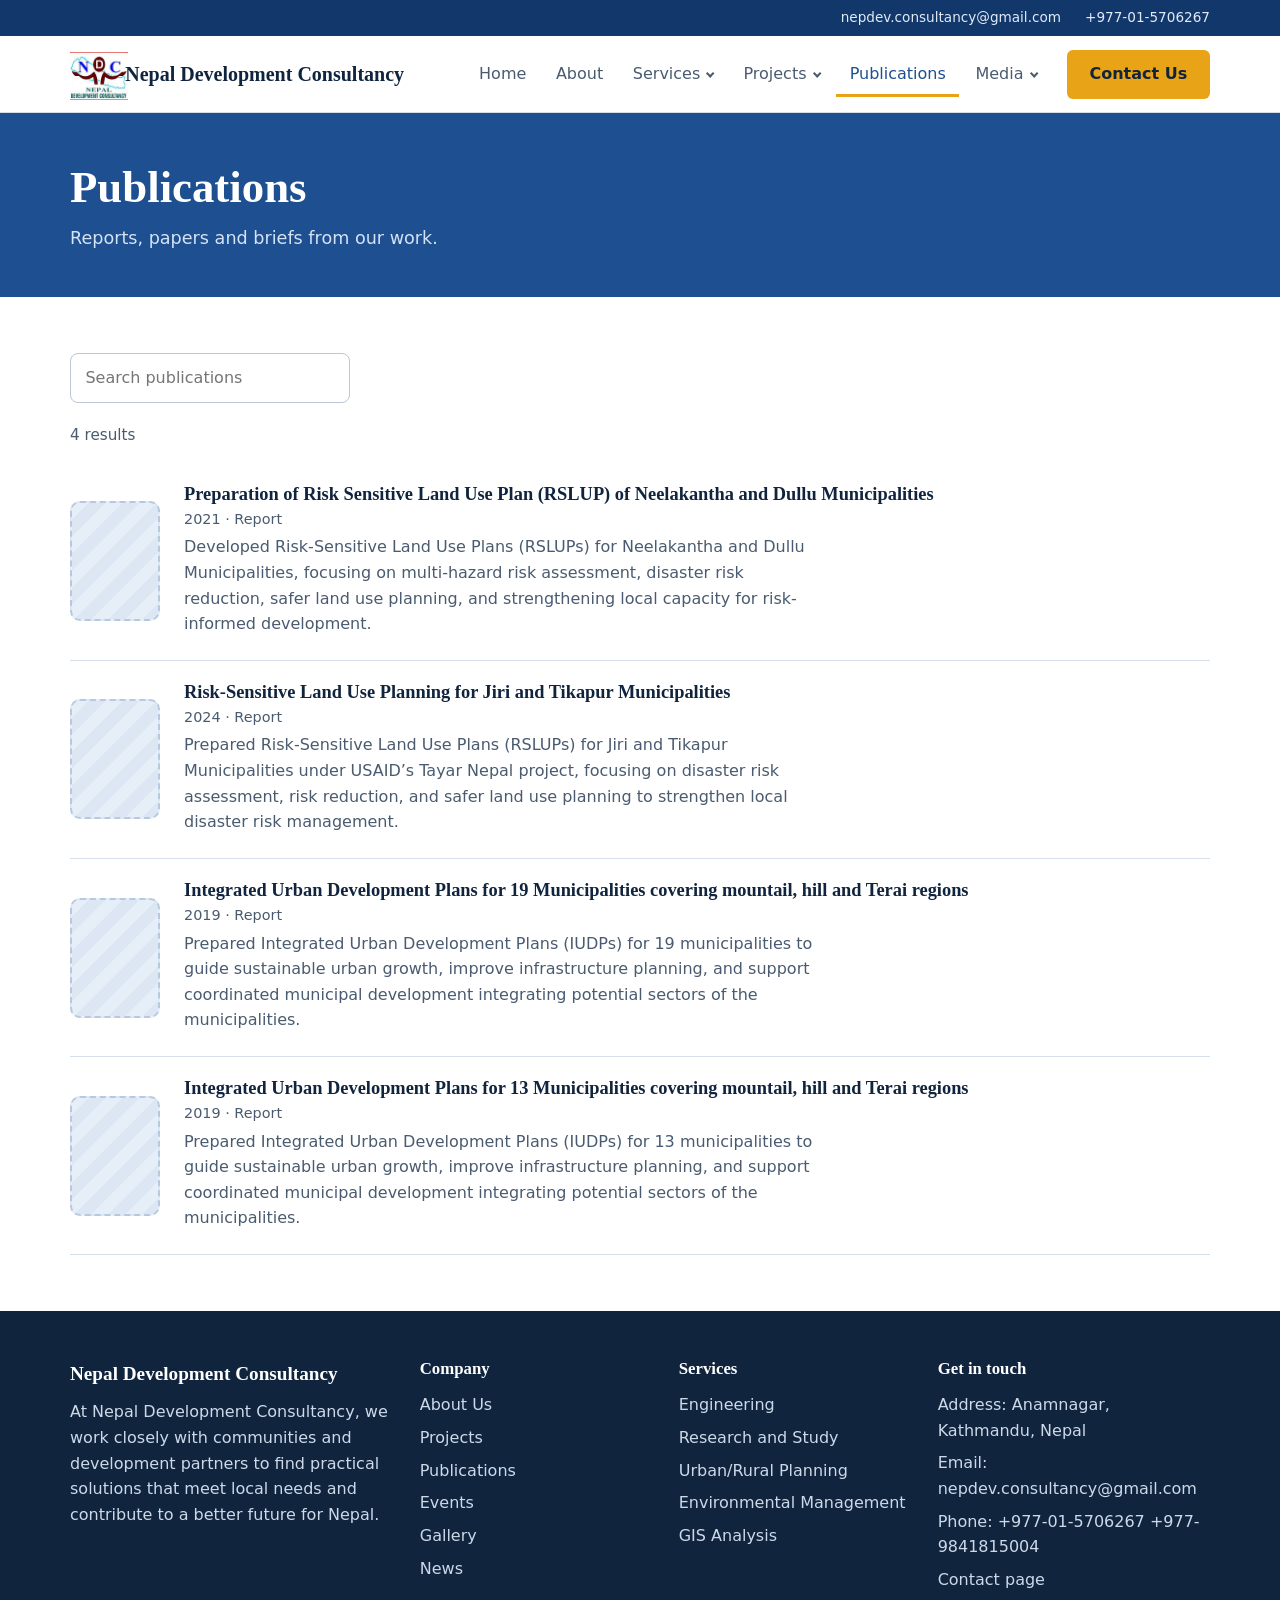
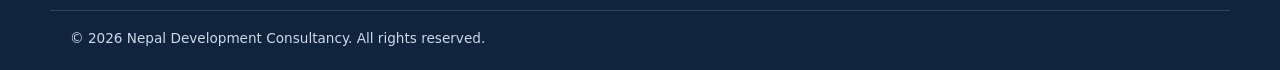
<file: publications.html>
<!DOCTYPE html>
<html lang="en">
<head>
  <meta charset="UTF-8">
  <meta name="viewport" content="width=device-width, initial-scale=1">
  <title>Publications | Nepal Development Consultancy</title>
  <link rel="stylesheet" href="styles.css">
</head>
<body>
  <a class="skip" href="#main">Skip to content</a>
  <div class="info-strip">
    <div class="container info-strip__inner">
      <a href="mailto:nepdev.consultancy@gmail.com">nepdev.consultancy@gmail.com</a>
      <a href="tel:+977-01-5706267">+977-01-5706267</a>
    </div>
  </div>
  <header class="topbar">
    <div class="container topbar__inner">
      <a class="brand" href="index.html">
        <span class="brand__logo" aria-hidden="true"><img src="assets/logo.jpg" alt="Your Company Name logo" style="height:48px; width:auto; max-width:200px; display:block;"></span>
        <span class="brand__name">Nepal Development Consultancy</span>
      </a>
      <input type="checkbox" id="nav-toggle" class="nav-toggle">
      <label for="nav-toggle" class="nav-burger" aria-label="Toggle menu"><span></span><span></span><span></span></label>
      <nav class="nav" aria-label="Main">
        <ul class="menu">
          <li><a href="index.html">Home</a></li>
          <li><a href="about.html">About</a></li>
          <li class="has-sub">
            <a href="services.html">Services</a>
            <ul class="sub">
              <li><a href="services.html#engineering">Engineering</a></li>
              <li><a href="services.html#research">Socio-economic Research and Study</a></li>
              <li><a href="services.html#planning">Urban/Rural Planning</a></li>
              <li><a href="services.html#environment">Environmental Management</a></li>
              <li><a href="services.html#gis-analysis">GIS Analysis</a></li>
            </ul>
          </li>
          <li class="has-sub">
            <a href="projects.html">Projects</a>
            <ul class="sub">
              <li><a href="projects.html#all">All projects</a></li>
              <li><a href="projects.html#urban-settlement-planning">Urban and Settlement Planning</a></li>
              <li><a href="projects.html#land-use-planning">Land Use Planning</a></li>
              <li><a href="projects.html#gis-mapping">GIS and Mapping</a></li>
              <li><a href="projects.html#transportation-design">Transportation Design</a></li>
              <li><a href="projects.html#social-science">Social Science</a></li>
              <li><a href="projects.html#disaster-management">Disaster Management</a></li>
            </ul>
          </li>
          <li><a class="active" href="publications.html">Publications</a></li>
          <li class="has-sub">
            <a href="events.html">Media</a>
            <ul class="sub">
              <li><a href="events.html">Events</a></li>
              <li><a href="gallery.html">Gallery</a></li>
              <li><a href="news.html">News</a></li>
            </ul>
          </li>
        </ul>
        <a class="btn btn--nav" href="contact.html">Contact Us</a>
      </nav>
    </div>
  </header>
  <main id="main">
  <section class="page-hero"><div class="container"><h1>Publications</h1><p>Reports, papers and briefs from our work.</p></div></section>

<section class="section"><div class="container">
  <div class="toolbar"><input type="search" id="search" placeholder="Search publications" aria-label="Search publications"></div>
  <p class="count" id="count" aria-live="polite"></p>
  <div class="pub-list">
    <!-- Copy one <article class="pub-item"> block for each publication. Put PDFs in a "files" folder. -->

    <article class="pub-item" data-item>
      <div class="photo photo--tall"><span></span></div>
      <div><h3>Preparation of Risk Sensitive Land Use Plan (RSLUP) of Neelakantha and Dullu Municipalities</h3><p class="meta">2021 &middot; Report</p><p>Developed Risk-Sensitive Land Use Plans (RSLUPs) for Neelakantha and Dullu Municipalities, focusing on multi-hazard risk assessment, disaster risk reduction, safer land use planning, and strengthening local capacity for risk-informed development.</p></div>
      <!--<a class="btn btn--primary" href="files/your-file.pdf">Download</a>-->
    </article>
    <article class="pub-item" data-item>
      <div class="photo photo--tall"><span></span></div>
      <div><h3>Risk-Sensitive Land Use Planning for Jiri and Tikapur Municipalities</h3><p class="meta">2024 &middot; Report</p><p>Prepared Risk-Sensitive Land Use Plans (RSLUPs) for Jiri and Tikapur Municipalities under USAID’s Tayar Nepal project, focusing on disaster risk assessment, risk reduction, and safer land use planning to strengthen local disaster risk management.</p></div>
      <!--<a class="btn btn--primary" href="files/your-file.pdf">Download</a>-->
    </article>
    <article class="pub-item" data-item>
      <div class="photo photo--tall"><span></span></div>
      <div><h3>Integrated Urban Development Plans for 19 Municipalities covering mountail, hill and Terai regions</h3><p class="meta">2019 &middot; Report</p><p>Prepared Integrated Urban Development Plans (IUDPs) for 19 municipalities to guide sustainable urban growth, improve infrastructure planning, and support coordinated municipal development integrating potential sectors of the municipalities.</p></div>
      <!--<a class="btn btn--primary" href="files/your-file.pdf">Download</a>-->
    </article>

    <article class="pub-item" data-item>
      <div class="photo photo--tall"><span></span></div>
      <div><h3>Integrated Urban Development Plans for 13 Municipalities covering mountail, hill and Terai regions</h3><p class="meta">2019 &middot; Report</p><p>Prepared Integrated Urban Development Plans (IUDPs) for 13 municipalities to guide sustainable urban growth, improve infrastructure planning, and support coordinated municipal development integrating potential sectors of the municipalities.</p></div>
      <!--<a class="btn btn--primary" href="files/your-file.pdf">Download</a>-->
    </article>

  </div>
  <p class="empty" id="empty" hidden>No publications match your search.</p>
</div></section>
  </main>
  <footer class="footer">
    <div class="container footer__grid">
      <div>
        <strong class="footer__name">Nepal Development Consultancy</strong>
        <p>At Nepal Development Consultancy, we work closely with communities and development partners to find practical solutions that meet local needs and contribute to a better future for Nepal.</p>
      </div>
      <div>
        <h3>Company</h3>
        <ul>
          <li><a href="about.html">About Us</a></li>
          <li><a href="projects.html">Projects</a></li>
          <li><a href="publications.html">Publications</a></li>
          <li><a href="events.html">Events</a></li>
          <li><a href="gallery.html">Gallery</a></li>
          <li><a href="news.html">News</a></li>
        </ul>
      </div>
      <div>
        <h3>Services</h3>
        <ul>
          <li><a href="services.html#engineering">Engineering</a></li>
          <li><a href="services.html#research">Research and Study</a></li>
          <li><a href="services.html#planning">Urban/Rural Planning</a></li>
          <li><a href="services.html#environment">Environmental Management</a></li>
          <li><a href="services.html#gis-analysis">GIS Analysis</a></li>
        </ul>
      </div>
      <div>
        <h3>Get in touch</h3>
        <ul>
          <li>Address: Anamnagar, Kathmandu, Nepal</li>
          <li>Email: <a href="mailto:nepdev.consultancy@gmail.com">nepdev.consultancy@gmail.com</a></li>
          <li>Phone: <a href="tel:+977-01-5706267">+977-01-5706267</a> <a href="tel:+977-9841815004">+977-9841815004</a></li>
          <li><a href="contact.html">Contact page</a></li>
        </ul>
      </div>
    </div>
    <p class="footer__legal">&copy; 2026 Nepal Development Consultancy. All rights reserved.</p>
  </footer>
  <script src="main.js"></script>
</body>
</html>
</file>
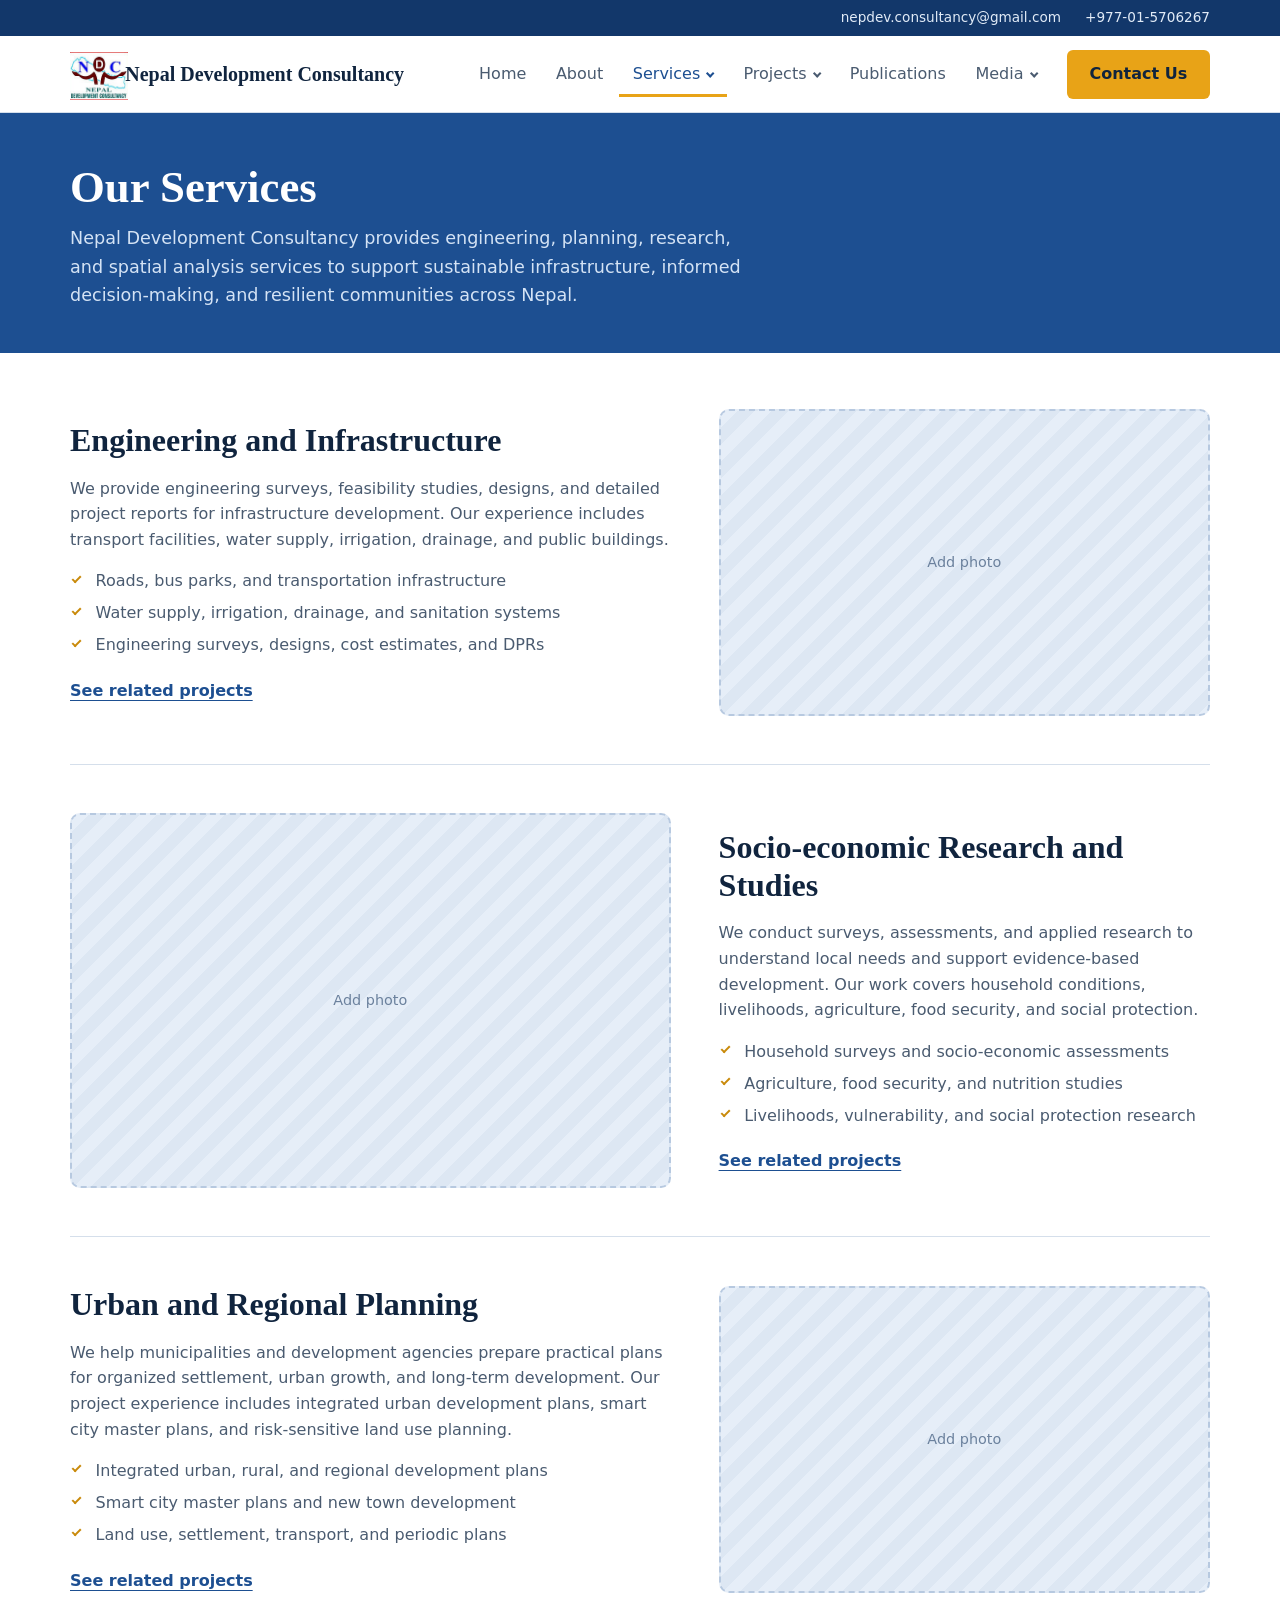
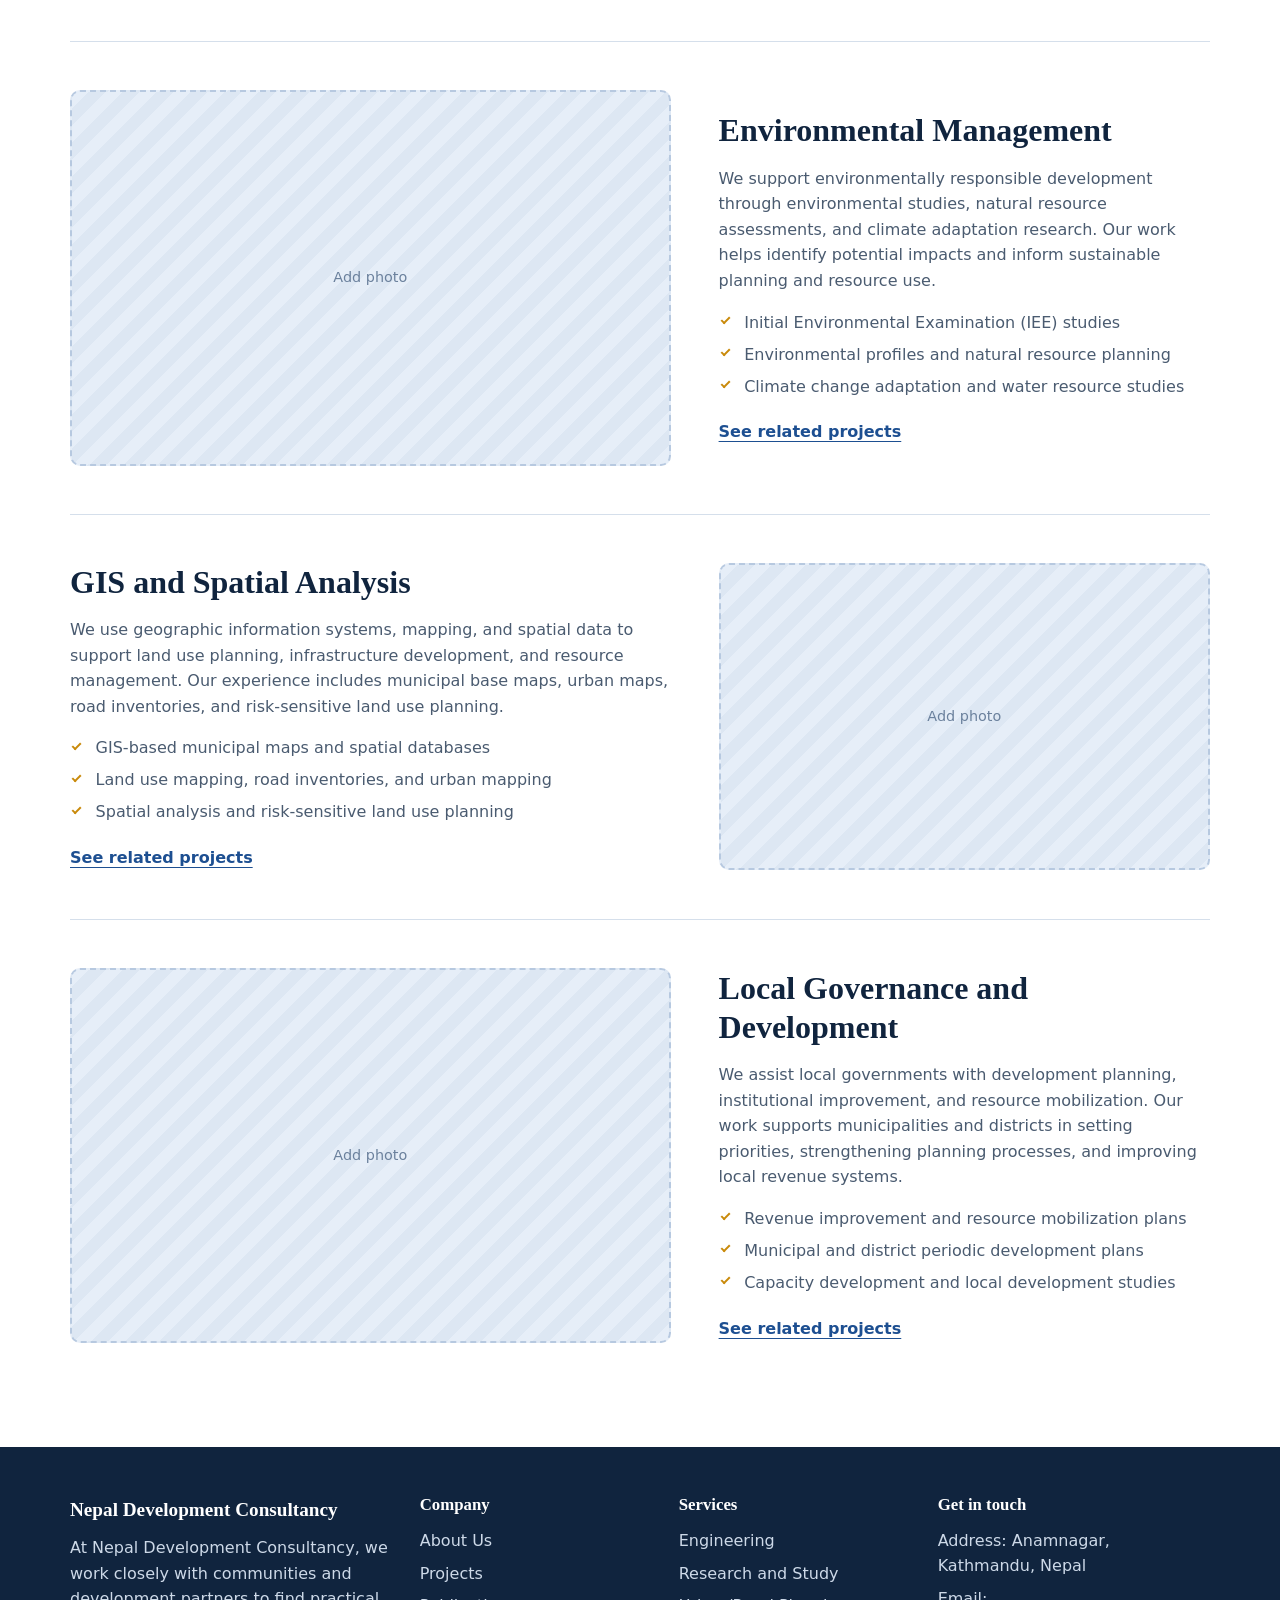
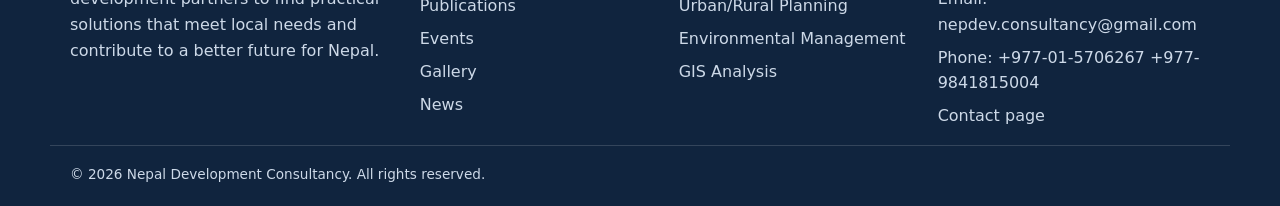
<file: services.html>
<!DOCTYPE html>
<html lang="en">
<head>
  <meta charset="UTF-8">
  <meta name="viewport" content="width=device-width, initial-scale=1">
  <title>Services | Nepal Development Consultancy</title>
  <link rel="stylesheet" href="styles.css">
</head>
<body>
  <a class="skip" href="#main">Skip to content</a>

  <div class="info-strip">
    <div class="container info-strip__inner">
      <a href="mailto:nepdev.consultancy@gmail.com">nepdev.consultancy@gmail.com</a>
      <a href="tel:+977-01-5706267">+977-01-5706267</a>
    </div>
  </div>

  <header class="topbar">
    <div class="container topbar__inner">
      <a class="brand" href="index.html">
        <span class="brand__logo" aria-hidden="true"><img src="assets/logo.jpg" alt="Nepal Development Consultancy logo" style="height:48px; width:auto; max-width:200px; display:block;"></span>
        <span class="brand__name">Nepal Development Consultancy</span>
      </a>

      <input type="checkbox" id="nav-toggle" class="nav-toggle">
      <label for="nav-toggle" class="nav-burger" aria-label="Toggle menu"><span></span><span></span><span></span></label>

      <nav class="nav" aria-label="Main">
        <ul class="menu">
          <li><a href="index.html">Home</a></li>
          <li><a href="about.html">About</a></li>

          <li class="has-sub">
            <a class="active" href="services.html">Services</a>
            <ul class="sub">
              <li><a href="services.html#engineering">Engineering and Infrastructure</a></li>
              <li><a href="services.html#research">Socio-economic Research</a></li>
              <li><a href="services.html#planning">Urban and Regional Planning</a></li>
              <li><a href="services.html#environment">Environmental Management</a></li>
              <li><a href="services.html#gis-analysis">GIS and Spatial Analysis</a></li>
              <li><a href="services.html#governance">Local Governance and Development</a></li>
            </ul>
          </li>

          <li class="has-sub">
            <a href="projects.html">Projects</a>
            <ul class="sub">
              <li><a href="projects.html#all">All projects</a></li>
              <li><a href="projects.html#urban-settlement-planning">Urban and Settlement Planning</a></li>
              <li><a href="projects.html#land-use-planning">Land Use Planning</a></li>
              <li><a href="projects.html#gis-mapping">GIS and Mapping</a></li>
              <li><a href="projects.html#transportation-design">Transportation Design</a></li>
              <li><a href="projects.html#social-science">Social Science</a></li>
              <li><a href="projects.html#disaster-management">Disaster Management</a></li>
            </ul>
          </li>

          <li><a href="publications.html">Publications</a></li>

          <li class="has-sub">
            <a href="events.html">Media</a>
            <ul class="sub">
              <li><a href="events.html">Events</a></li>
              <li><a href="gallery.html">Gallery</a></li>
              <li><a href="news.html">News</a></li>
            </ul>
          </li>
        </ul>

        <a class="btn btn--nav" href="contact.html">Contact Us</a>
      </nav>
    </div>
  </header>

  <main id="main">

    <!-- Services introduction -->
    <section class="page-hero">
      <div class="container">
        <h1>Our Services</h1>
        <p>
          Nepal Development Consultancy provides engineering, planning,
          research, and spatial analysis services to support sustainable
          infrastructure, informed decision-making, and resilient communities
          across Nepal.
        </p>
      </div>
    </section>

    <!-- Detailed services -->
    <section class="section">
      <div class="container">

        <!-- Engineering and Infrastructure -->
        <div class="svc" id="engineering">
          <div>
            <h2>Engineering and Infrastructure</h2>
            <p>
              We provide engineering surveys, feasibility studies, designs,
              and detailed project reports for infrastructure development.
              Our experience includes transport facilities, water supply,
              irrigation, drainage, and public buildings.
            </p>
            <ul class="ticks">
              <li>Roads, bus parks, and transportation infrastructure</li>
              <li>Water supply, irrigation, drainage, and sanitation systems</li>
              <li>Engineering surveys, designs, cost estimates, and DPRs</li>
            </ul>
            <a class="textlink" href="projects.html">See related projects</a>
          </div>
          <div class="photo photo--wide"><span>Add photo</span></div>
        </div>

        <!-- Socio-economic Research -->
        <div class="svc" id="research">
          <div>
            <h2>Socio-economic Research and Studies</h2>
            <p>
              We conduct surveys, assessments, and applied research to
              understand local needs and support evidence-based development.
              Our work covers household conditions, livelihoods, agriculture,
              food security, and social protection.
            </p>
            <ul class="ticks">
              <li>Household surveys and socio-economic assessments</li>
              <li>Agriculture, food security, and nutrition studies</li>
              <li>Livelihoods, vulnerability, and social protection research</li>
            </ul>
            <a class="textlink" href="projects.html">See related projects</a>
          </div>
          <div class="photo photo--wide"><span>Add photo</span></div>
        </div>

        <!-- Urban and Regional Planning -->
        <div class="svc" id="planning">
          <div>
            <h2>Urban and Regional Planning</h2>
            <p>
              We help municipalities and development agencies prepare
              practical plans for organized settlement, urban growth, and
              long-term development. Our project experience includes
              integrated urban development plans, smart city master plans,
              and risk-sensitive land use planning.
            </p>
            <ul class="ticks">
              <li>Integrated urban, rural, and regional development plans</li>
              <li>Smart city master plans and new town development</li>
              <li>Land use, settlement, transport, and periodic plans</li>
            </ul>
            <a class="textlink" href="projects.html">See related projects</a>
          </div>
          <div class="photo photo--wide"><span>Add photo</span></div>
        </div>

        <!-- Environmental Management -->
        <div class="svc" id="environment">
          <div>
            <h2>Environmental Management</h2>
            <p>
              We support environmentally responsible development through
              environmental studies, natural resource assessments, and
              climate adaptation research. Our work helps identify potential
              impacts and inform sustainable planning and resource use.
            </p>
            <ul class="ticks">
              <li>Initial Environmental Examination (IEE) studies</li>
              <li>Environmental profiles and natural resource planning</li>
              <li>Climate change adaptation and water resource studies</li>
            </ul>
            <a class="textlink" href="projects.html">See related projects</a>
          </div>
          <div class="photo photo--wide"><span>Add photo</span></div>
        </div>

        <!-- GIS and Spatial Analysis -->
        <div class="svc" id="gis-analysis">
          <div>
            <h2>GIS and Spatial Analysis</h2>
            <p>
              We use geographic information systems, mapping, and spatial
              data to support land use planning, infrastructure development,
              and resource management. Our experience includes municipal
              base maps, urban maps, road inventories, and risk-sensitive
              land use planning.
            </p>
            <ul class="ticks">
              <li>GIS-based municipal maps and spatial databases</li>
              <li>Land use mapping, road inventories, and urban mapping</li>
              <li>Spatial analysis and risk-sensitive land use planning</li>
            </ul>
            <a class="textlink" href="projects.html">See related projects</a>
          </div>
          <div class="photo photo--wide"><span>Add photo</span></div>
        </div>

        <!-- Local Governance and Development -->
        <div class="svc" id="governance">
          <div>
            <h2>Local Governance and Development</h2>
            <p>
              We assist local governments with development planning,
              institutional improvement, and resource mobilization.
              Our work supports municipalities and districts in setting
              priorities, strengthening planning processes, and improving
              local revenue systems.
            </p>
            <ul class="ticks">
              <li>Revenue improvement and resource mobilization plans</li>
              <li>Municipal and district periodic development plans</li>
              <li>Capacity development and local development studies</li>
            </ul>
            <a class="textlink" href="projects.html">See related projects</a>
          </div>
          <div class="photo photo--wide"><span>Add photo</span></div>
        </div>

      </div>
    </section>

  </main>

  <footer class="footer">
    <div class="container footer__grid">
      <div>
        <strong class="footer__name">Nepal Development Consultancy</strong>
        <p>At Nepal Development Consultancy, we work closely with communities and development partners to find practical solutions that meet local needs and contribute to a better future for Nepal.</p>
      </div>
      <div>
        <h3>Company</h3>
        <ul>
          <li><a href="about.html">About Us</a></li>
          <li><a href="projects.html">Projects</a></li>
          <li><a href="publications.html">Publications</a></li>
          <li><a href="events.html">Events</a></li>
          <li><a href="gallery.html">Gallery</a></li>
          <li><a href="news.html">News</a></li>
        </ul>
      </div>
      <div>
        <h3>Services</h3>
        <ul>
          <li><a href="services.html#engineering">Engineering</a></li>
          <li><a href="services.html#research">Research and Study</a></li>
          <li><a href="services.html#planning">Urban/Rural Planning</a></li>
          <li><a href="services.html#environment">Environmental Management</a></li>
          <li><a href="services.html#gis-analysis">GIS Analysis</a></li>
        </ul>
      </div>
      <div>
        <h3>Get in touch</h3>
        <ul>
          <li>Address: Anamnagar, Kathmandu, Nepal</li>
          <li>Email: <a href="mailto:nepdev.consultancy@gmail.com">nepdev.consultancy@gmail.com</a></li>
          <li>Phone: <a href="tel:+977-01-5706267">+977-01-5706267</a> <a href="tel:+977-9841815004">+977-9841815004</a></li>
          <li><a href="contact.html">Contact page</a></li>
        </ul>
      </div>
    </div>
    <p class="footer__legal">&copy; 2026 Nepal Development Consultancy. All rights reserved.</p>
  </footer>

  <script src="main.js"></script>
</body>
</html>
</file>
<file: styles.css>
/* ---------- Tokens: edit these to rebrand ---------- */
:root {
  --ink: #10243e;
  --ink-soft: #4a5b70;
  --paper: #ffffff;
  --sand: #eef3f9;
  --line: #d5dfeb;
  --brand: #1d4f91;
  --brand-dark: #12376a;
  --accent: #e8a317;
  --accent-dark: #c98a0b;
  --head: Georgia, "Times New Roman", serif;
  --body: "Segoe UI", system-ui, -apple-system, Arial, sans-serif;
  --max: 1180px;
}
*, *::before, *::after { box-sizing: border-box; }
html { scroll-behavior: smooth; }
body { margin: 0; font-family: var(--body); color: var(--ink); line-height: 1.6; background: var(--paper); }
h1, h2, h3 { font-family: var(--head); line-height: 1.2; margin: 0; }
p { margin: 0; }
ul { list-style: none; margin: 0; padding: 0; }
a { color: inherit; }
a:focus-visible, label:focus-visible { outline: 3px solid var(--accent); outline-offset: 2px; }
.container { width: 100%; max-width: var(--max); margin: 0 auto; padding: 0 1.25rem; }
.skip { position: absolute; left: -999px; top: 0; background: var(--accent); padding: .5rem 1rem; z-index: 50; }
.skip:focus { left: 0; }

/* ---------- Info strip ---------- */
.info-strip { background: var(--brand-dark); color: #e1ebf7; font-size: .85rem; }
.info-strip__inner { display: flex; justify-content: flex-end; gap: 1.5rem; padding-top: .45rem; padding-bottom: .45rem; }
.info-strip a { text-decoration: none; }
.info-strip a:hover { text-decoration: underline; }

/* ---------- Horizontal nav bar ---------- */
.topbar { position: sticky; top: 0; z-index: 20; background: var(--paper); border-bottom: 1px solid var(--line); }
.topbar__inner { display: flex; align-items: center; justify-content: space-between; gap: 1.5rem; min-height: 76px; position: relative; }
.brand { display: flex; align-items: center; gap: .7rem; text-decoration: none; flex-shrink: 0; }
.brand__logo { display: grid; place-items: center; width: 44px; height: 44px; border-radius: 50%; background: var(--brand); color: #fff; font-weight: 700; font-size: .95rem; }
.brand__name { font-family: var(--head); font-size: 1.25rem; font-weight: 700; }

.nav { display: flex; align-items: center; gap: 1rem; }
.menu { display: flex; align-items: center; gap: .15rem; }
.menu > li { position: relative; }
.menu > li > a { display: block; padding: .6rem .85rem; border-radius: 6px; text-decoration: none; font-weight: 500; color: var(--ink-soft); }
.menu > li > a:hover, .menu > li:focus-within > a { color: var(--brand); background: var(--sand); }
.menu a.active { color: var(--brand); box-shadow: inset 0 -3px 0 var(--accent); border-radius: 0; }
.has-sub > a::after { content: ""; display: inline-block; width: .4em; height: .4em; margin-left: .45em; border-right: 2px solid currentColor; border-bottom: 2px solid currentColor; transform: translateY(-.15em) rotate(45deg); }

/* Dropdowns */
.sub { position: absolute; top: 100%; left: 0; min-width: 210px; background: var(--paper); border: 1px solid var(--line); border-top: 3px solid var(--accent); border-radius: 0 0 8px 8px; box-shadow: 0 10px 24px rgba(16, 36, 62, .14); padding: .4rem 0; opacity: 0; visibility: hidden; transform: translateY(6px); transition: opacity .15s, transform .15s, visibility .15s; }
.has-sub:hover > .sub, .has-sub:focus-within > .sub { opacity: 1; visibility: visible; transform: none; }
.sub a { display: block; padding: .55rem 1.1rem; text-decoration: none; color: var(--ink-soft); }
.sub a:hover { background: var(--sand); color: var(--brand); }

/* Buttons */
.btn { display: inline-block; padding: .8rem 1.4rem; border-radius: 6px; font-weight: 600; text-decoration: none; border: 2px solid transparent; text-align: center; }
.btn--primary { background: var(--accent); color: var(--ink); }
.btn--primary:hover { background: var(--accent-dark); }
.btn--nav { background: var(--accent); color: var(--ink); padding: .6rem 1.3rem; }
.btn--nav:hover { background: var(--accent-dark); }
.btn--light { border-color: #fff; color: #fff; }
.btn--light:hover { background: #fff; color: var(--brand); }

/* Mobile menu toggle (no JavaScript) */
.nav-toggle { position: absolute; opacity: 0; pointer-events: none; }
.nav-burger { display: none; cursor: pointer; padding: .5rem; }
.nav-burger span { display: block; width: 24px; height: 2px; margin: 5px 0; background: var(--ink); }

/* ---------- Hero ---------- */
.hero { background: var(--brand); color: #fff; padding: 4.5rem 0; }
.hero__inner { display: grid; grid-template-columns: 1.1fr .9fr; gap: 3rem; align-items: center; }
.hero__tag { color: var(--accent); font-weight: 600; margin-bottom: .75rem; }
.hero h1 { font-size: clamp(2rem, 4.5vw, 3.1rem); letter-spacing: -.01em; margin-bottom: 1rem; }
.hero__lead { font-size: 1.1rem; color: #d4e3f5; max-width: 54ch; margin-bottom: 2rem; }
.hero__actions { display: flex; flex-wrap: wrap; gap: .75rem; }
.hero__media { min-height: 320px; border-radius: 14px; background: repeating-linear-gradient(135deg, #2a6bb3, #2a6bb3 14px, #2462a6 14px, #2462a6 28px); display: grid; place-items: center; color: #bcd5f0; border: 2px dashed rgba(255,255,255,.35); }


/* ---------- Services (main emphasis) ---------- */
.services { padding: 5rem 0 4.5rem; background: var(--paper); }
.services__head { max-width: 720px; margin-bottom: 2.5rem; }
.services h2 { font-size: clamp(1.9rem, 3.6vw, 2.6rem); margin-bottom: .75rem; }
.services__head p { color: var(--ink-soft); font-size: 1.1rem; }
.services__grid { display: grid; grid-template-columns: repeat(auto-fit, minmax(300px, 1fr)); gap: 1.5rem; }
.service { display: flex; flex-direction: column; padding: 2rem 1.75rem; background: var(--sand); border-top: 5px solid var(--brand); border-radius: 0 0 12px 12px; text-decoration: none; transition: border-color .15s, transform .15s, box-shadow .15s; }
a.service:hover { border-top-color: var(--accent); transform: translateY(-4px); box-shadow: 0 12px 26px rgba(16, 36, 62, .12); }
.service h3 { font-size: 1.4rem; margin-bottom: .6rem; }
.service p { color: var(--ink-soft); flex: 1; margin-bottom: 1.25rem; }
.service__more { font-weight: 600; color: var(--brand); text-decoration: underline; text-underline-offset: 4px; }
.service--cta { background: var(--brand); color: #fff; border-top-color: var(--accent); }
.service--cta p { color: #d4e3f5; }
.service--cta .btn { align-self: flex-start; }

/* ---------- Sectors ---------- */
.sectors { background: var(--brand-dark); color: #fff; padding: 3.5rem 0; }
.sectors h2 { margin-bottom: 1.5rem; }
.sectors__grid { display: grid; grid-template-columns: repeat(auto-fit, minmax(250px, 1fr)); gap: 1rem; }
.sectors__grid a { display: block; padding: 1.1rem 1.25rem; border: 1px solid rgba(255,255,255,.28); border-left: 5px solid var(--accent); border-radius: 6px; text-decoration: none; font-weight: 600; transition: background .15s; }
.sectors__grid a:hover { background: rgba(255,255,255,.1); }

/* ---------- Publications ---------- */
.publications { background: var(--sand); padding: 4rem 0; }
.pub-grid { display: grid; grid-template-columns: repeat(auto-fit, minmax(240px, 1fr)); gap: 1.5rem; margin-top: 1rem; }
.pub { display: block; text-decoration: none; }
.pub__cover { aspect-ratio: 3 / 4; max-height: 280px; width: 100%; background: linear-gradient(160deg, #dde7f3, #c4d6ec); border-left: 8px solid var(--brand); border-radius: 4px 10px 10px 4px; margin-bottom: .9rem; }
.pub:hover h3 { color: var(--brand); text-decoration: underline; }
.pub h3 { font-size: 1.15rem; margin-bottom: .3rem; }
.pub p { color: var(--ink-soft); }

/* ---------- Stats ---------- */
.stats { background: var(--sand); padding: 2.25rem 0; }
.stats__grid { display: grid; grid-template-columns: repeat(auto-fit, minmax(170px, 1fr)); gap: 1.5rem; }
.stats__grid div { display: flex; flex-direction: column; border-left: 4px solid var(--accent); padding-left: 1rem; }
.stats__grid strong { font-family: var(--head); font-size: 2rem; color: var(--brand); }
.stats__grid span { color: var(--ink-soft); }

/* ---------- Story ---------- */
.story { padding: 4.5rem 0; }
.story__grid { display: grid; grid-template-columns: 1fr 1fr; gap: 3rem; align-items: start; }
.story h2, .latest h2, .cta h2, .publications h2, .sectors h2 { font-size: clamp(1.6rem, 3vw, 2.1rem); margin-bottom: 1rem; }
.story p { color: var(--ink-soft); margin-bottom: 1.25rem; max-width: 60ch; }
.textlink { font-weight: 600; color: var(--brand); text-decoration: underline; text-underline-offset: 4px; }
.textlink:hover { color: var(--brand-dark); }
.story__cards { display: grid; gap: 1.25rem; }
.mv { padding: 1.5rem; background: var(--sand); border-left: 5px solid var(--brand); border-radius: 0 10px 10px 0; }
.mv h3 { font-size: 1.2rem; margin-bottom: .4rem; }
.mv p { margin: 0; }

/* ---------- Latest ---------- */
.latest { padding: 4rem 0; }
.section-head { display: flex; justify-content: space-between; align-items: baseline; flex-wrap: wrap; gap: .5rem; }
.latest__grid { display: grid; grid-template-columns: repeat(auto-fit, minmax(260px, 1fr)); gap: 1.5rem; margin-top: 1rem; }
.post__img { aspect-ratio: 16 / 10; background: #dde7f3; border-radius: 10px; margin-bottom: .9rem; }
.post h3 { font-size: 1.15rem; margin-bottom: .3rem; }
.post p { color: var(--ink-soft); }

/* ---------- Call to action ---------- */
.cta { background: var(--brand-dark); color: #fff; padding: 3.5rem 0; }
.cta__inner { display: flex; align-items: center; justify-content: space-between; flex-wrap: wrap; gap: 1.5rem; }
.cta p { color: #cfe0f3; max-width: 56ch; }
.cta__actions { display: flex; flex-wrap: wrap; gap: .75rem; }

/* ---------- Footer ---------- */
.footer { background: var(--ink); color: #cdd9e8; padding: 3rem 0 1.25rem; }
.footer__grid { display: grid; grid-template-columns: 1.4fr 1fr 1fr 1.2fr; gap: 2rem; }
.footer__name { font-family: var(--head); font-size: 1.2rem; color: #fff; }
.footer p { margin-top: .6rem; }
.footer h3 { font-size: 1.05rem; color: #fff; margin-bottom: .8rem; }
.footer li { margin-bottom: .45rem; }
.footer a { text-decoration: none; }
.footer a:hover { color: var(--accent); text-decoration: underline; }
.footer__legal { max-width: var(--max); margin: 2.5rem auto 0; padding: 1.1rem 1.25rem 0; border-top: 1px solid rgba(255,255,255,.15); font-size: .85rem; }

/* ---------- Tablet and mobile ---------- */
@media (max-width: 960px) {
  .hero__inner, .story__grid { grid-template-columns: 1fr; }
  .footer__grid { grid-template-columns: 1fr 1fr; }
  .nav-burger { display: block; }
  .nav { display: none; position: absolute; top: 100%; left: -1.25rem; right: -1.25rem; flex-direction: column; align-items: stretch; gap: .75rem; padding: .75rem 1.25rem 1.25rem; background: var(--paper); border-bottom: 1px solid var(--line); max-height: 80vh; overflow-y: auto; }
  .nav-toggle:checked ~ .nav { display: flex; }
  .menu { flex-direction: column; align-items: stretch; }
  .sub { position: static; opacity: 1; visibility: visible; transform: none; box-shadow: none; border: 0; border-left: 3px solid var(--accent); border-radius: 0; margin: 0 0 .4rem .85rem; padding: 0; }
  .has-sub > a::after { display: none; }
  .menu a.active { box-shadow: none; }
  .btn--nav { text-align: center; }
}
@media (max-width: 560px) {
  .footer__grid { grid-template-columns: 1fr; }
  .hero { padding: 3rem 0; }
  .brand__name { font-size: 1.05rem; }
  .info-strip__inner { justify-content: space-between; gap: .5rem; flex-wrap: wrap; }
}
@media (prefers-reduced-motion: reduce) {
  html { scroll-behavior: auto; }
  .sub, .service, .sectors__grid a { transition: none; }
}

/* =====================================================
   Inner pages
   ===================================================== */
.page-hero { background: var(--brand); color: #fff; padding: 3rem 0 2.75rem; }
.page-hero h1 { font-size: clamp(2rem, 4vw, 2.8rem); margin-bottom: .6rem; }
.page-hero p { color: #d4e3f5; max-width: 60ch; font-size: 1.1rem; }
.section { padding: 3.5rem 0; }
.section--alt { background: var(--sand); }
.section h2 { font-size: clamp(1.5rem, 3vw, 2rem); margin-bottom: 1rem; }
.section p { color: var(--ink-soft); margin-bottom: 1rem; max-width: 62ch; }
.gap-top { margin-top: 3rem; }
.two-col { display: grid; grid-template-columns: 1.1fr .9fr; gap: 3rem; align-items: center; }
.cards-2 { display: grid; grid-template-columns: repeat(auto-fit, minmax(280px, 1fr)); gap: 1.5rem; }
.cards-4 { display: grid; grid-template-columns: repeat(auto-fit, minmax(220px, 1fr)); gap: 1.25rem; }
.card { padding: 1.5rem; border: 1px solid var(--line); border-top: 4px solid var(--brand); border-radius: 0 0 10px 10px; }
.card h3 { font-size: 1.15rem; margin-bottom: .4rem; }
.card p { margin: 0; }
.meta { font-size: .9rem; }
.tag { align-self: flex-start; display: inline-block; background: var(--sand); color: var(--brand); font-size: .8rem; font-weight: 600; padding: .2rem .65rem; border-radius: 99px; margin-bottom: .5rem; }
.section--alt .tag { background: #fff; }

/* Photo spaces: replace the <span> with an <img src="..." alt="..."> to fill one */
.photo { display: grid; place-items: center; width: 100%; background: repeating-linear-gradient(135deg, #e6eef8, #e6eef8 12px, #dde7f3 12px, #dde7f3 24px); border: 2px dashed #b7c9e0; border-radius: 10px; color: #6b819d; font-size: .9rem; overflow: hidden; }
.photo--wide { aspect-ratio: 16 / 10; }
.photo--tall { aspect-ratio: 3 / 4; }
.photo--square { aspect-ratio: 1; }
.photo--round { aspect-ratio: 1; border-radius: 50%; }
.photo img { width: 100%; height: 100%; object-fit: cover; display: block; }
.photo:has(img) { border: 0; background: none; }

/* Toolbar, tabs, search */
.toolbar { display: flex; flex-wrap: wrap; justify-content: space-between; align-items: center; gap: 1rem; }
.tabs { display: flex; flex-wrap: wrap; gap: .5rem; }
.tabs a { padding: .5rem 1rem; border: 1px solid var(--line); border-radius: 99px; text-decoration: none; font-weight: 500; color: var(--ink-soft); background: #fff; }
.tabs a:hover { border-color: var(--brand); color: var(--brand); }
.tabs a.on { background: var(--brand); border-color: var(--brand); color: #fff; }
input[type="search"], .form input, .form select, .form textarea { font: inherit; padding: .7rem .9rem; border: 1px solid #b9c7d9; border-radius: 8px; background: #fff; color: var(--ink); width: 100%; }
input[type="search"] { max-width: 280px; }
input:focus-visible, select:focus-visible, textarea:focus-visible { outline: 3px solid var(--accent); outline-offset: 1px; }
.count { margin: 1.25rem 0 1rem; font-size: .95rem; }
.empty { padding: 2rem 0; }
[hidden] { display: none !important; }

/* Projects */
.project-grid { display: grid; grid-template-columns: repeat(auto-fill, minmax(290px, 1fr)); gap: 1.5rem; }
.project { display: flex; flex-direction: column; background: #fff; border: 1px solid var(--line); border-radius: 12px; overflow: hidden; }
.project .photo { border-radius: 0; border-width: 0 0 2px; }
.project__body { display: flex; flex-direction: column; padding: 1.25rem; flex: 1; }
.project__body h3 { font-size: 1.2rem; margin-bottom: .25rem; }
.project__body p { margin-bottom: .6rem; }
.project__body .textlink { margin-top: auto; }

/* Services */
.svc { display: grid; grid-template-columns: 1.1fr .9fr; gap: 3rem; align-items: center; padding: 3rem 0; border-top: 1px solid var(--line); scroll-margin-top: 100px; }
.svc:first-child { border-top: 0; padding-top: 0; }
.svc:nth-child(even) .photo { order: -1; }
.ticks { margin: 0 0 1.25rem; }
.ticks li { position: relative; padding-left: 1.6rem; margin-bottom: .4rem; color: var(--ink-soft); }
.ticks li::before { content: ""; position: absolute; left: .15rem; top: .45em; width: .55em; height: .3em; border-left: 2px solid var(--accent-dark); border-bottom: 2px solid var(--accent-dark); transform: rotate(-45deg); }

/* Team */
.team { display: grid; grid-template-columns: repeat(auto-fill, minmax(190px, 1fr)); gap: 2rem 1.5rem; }
.member { text-align: center; }
.member .photo { max-width: 160px; margin: 0 auto .8rem; }
.member h3 { font-size: 1.1rem; }
.member p { margin: 0 auto; font-size: .95rem; }

/* Publications */
.pub-item { display: grid; grid-template-columns: 90px 1fr auto; gap: 1.5rem; align-items: center; padding: 1.25rem 0; border-bottom: 1px solid var(--line); }
.pub-item h3 { font-size: 1.15rem; margin-bottom: .2rem; }
.pub-item p { margin-bottom: .2rem; }

/* Gallery */
.gallery { display: grid; grid-template-columns: repeat(auto-fill, minmax(250px, 1fr)); gap: 1.25rem; }
.gallery figure { margin: 0; }
.gallery figcaption { font-size: .9rem; color: var(--ink-soft); margin-top: .4rem; }

/* Events and news */
.event-list, .news-list { display: grid; gap: 1.5rem; }
.event { display: grid; grid-template-columns: 90px 1fr 240px; gap: 1.5rem; align-items: start; padding-bottom: 1.5rem; border-bottom: 1px solid var(--line); }
.date { background: var(--brand); color: #fff; text-align: center; border-radius: 8px; padding: .7rem .3rem; }
.date strong { display: block; font-family: var(--head); font-size: 1.8rem; line-height: 1.1; }
.event h3, .news-item h3 { font-size: 1.25rem; margin-bottom: .25rem; }
.news-item { display: grid; grid-template-columns: 280px 1fr; gap: 1.5rem; align-items: center; padding-bottom: 1.5rem; border-bottom: 1px solid var(--line); }

/* Contact */
.contact-grid { display: grid; grid-template-columns: 1fr 1.1fr; gap: 3rem; align-items: start; }
.details { margin: 1.25rem 0 1.5rem; }
.details dt { font-weight: 600; margin-top: .75rem; }
.details dd { margin: 0; color: var(--ink-soft); }
.form { display: grid; gap: 1rem; padding: 1.75rem; background: var(--sand); border-radius: 12px; }
.form label { display: grid; gap: .35rem; font-weight: 600; }
.form .btn { justify-self: start; cursor: pointer; font: inherit; font-weight: 600; }

@media (max-width: 960px) {
  .two-col, .svc, .contact-grid { grid-template-columns: 1fr; }
  .svc:nth-child(even) .photo { order: 0; }
  .event { grid-template-columns: 80px 1fr; }
  .event .photo { grid-column: 1 / -1; }
  .news-item { grid-template-columns: 1fr; }
}
@media (max-width: 560px) {
  .pub-item { grid-template-columns: 70px 1fr; }
  .pub-item .btn { grid-column: 1 / -1; justify-self: start; }
  input[type="search"] { max-width: none; }
}

/* =====================================================
   Projects list (many projects)
   ===================================================== */
.project-grid { grid-template-columns: repeat(auto-fill, minmax(320px, 1fr)); }
.project--list { padding: 1.25rem 1.35rem; gap: .3rem; border-left: 4px solid var(--brand); border-radius: 8px; }
.project--list .photo { margin: -1.25rem -1.35rem 1rem; width: calc(100% + 2.7rem); border-radius: 0; border-width: 0 0 2px; }
.project--list h3 { font-size: 1.05rem; line-height: 1.4; margin: .1rem 0 .35rem; }
.project--list .meta { margin: 0; color: var(--ink-soft); }
.project--list .meta:last-child { font-weight: 600; color: var(--brand); margin-top: .35rem; }
.filters { display: flex; flex-wrap: wrap; gap: .75rem; margin-top: 1.25rem; }
.filters input[type="search"] { flex: 1 1 260px; max-width: 420px; }
select.filter { font: inherit; padding: .7rem .9rem; border: 1px solid #b9c7d9; border-radius: 8px; background: #fff; color: var(--ink); }
.more { text-align: center; margin-top: 2rem; }
button.btn { font: inherit; font-weight: 600; cursor: pointer; }
.sectors__grid a span { display: block; margin-top: .15rem; font-weight: 400; font-size: .9rem; opacity: .8; }
</file>
